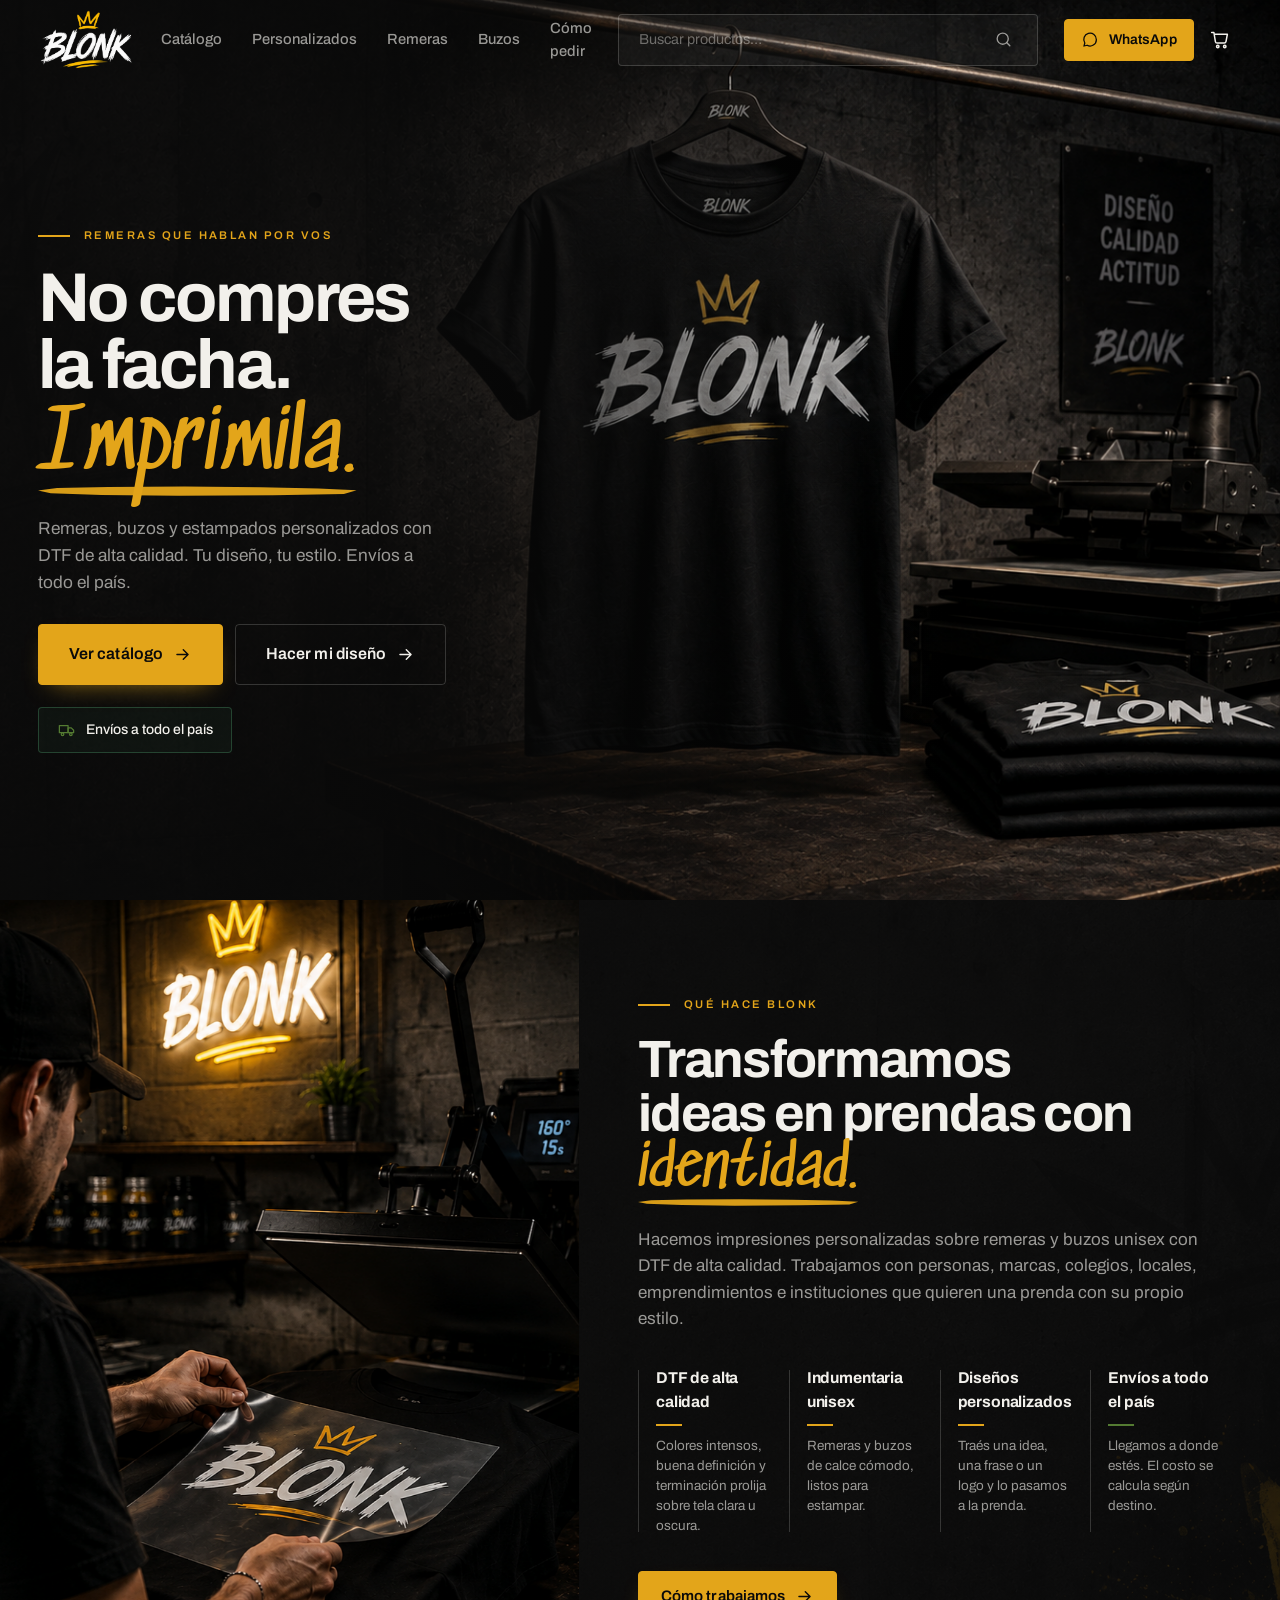
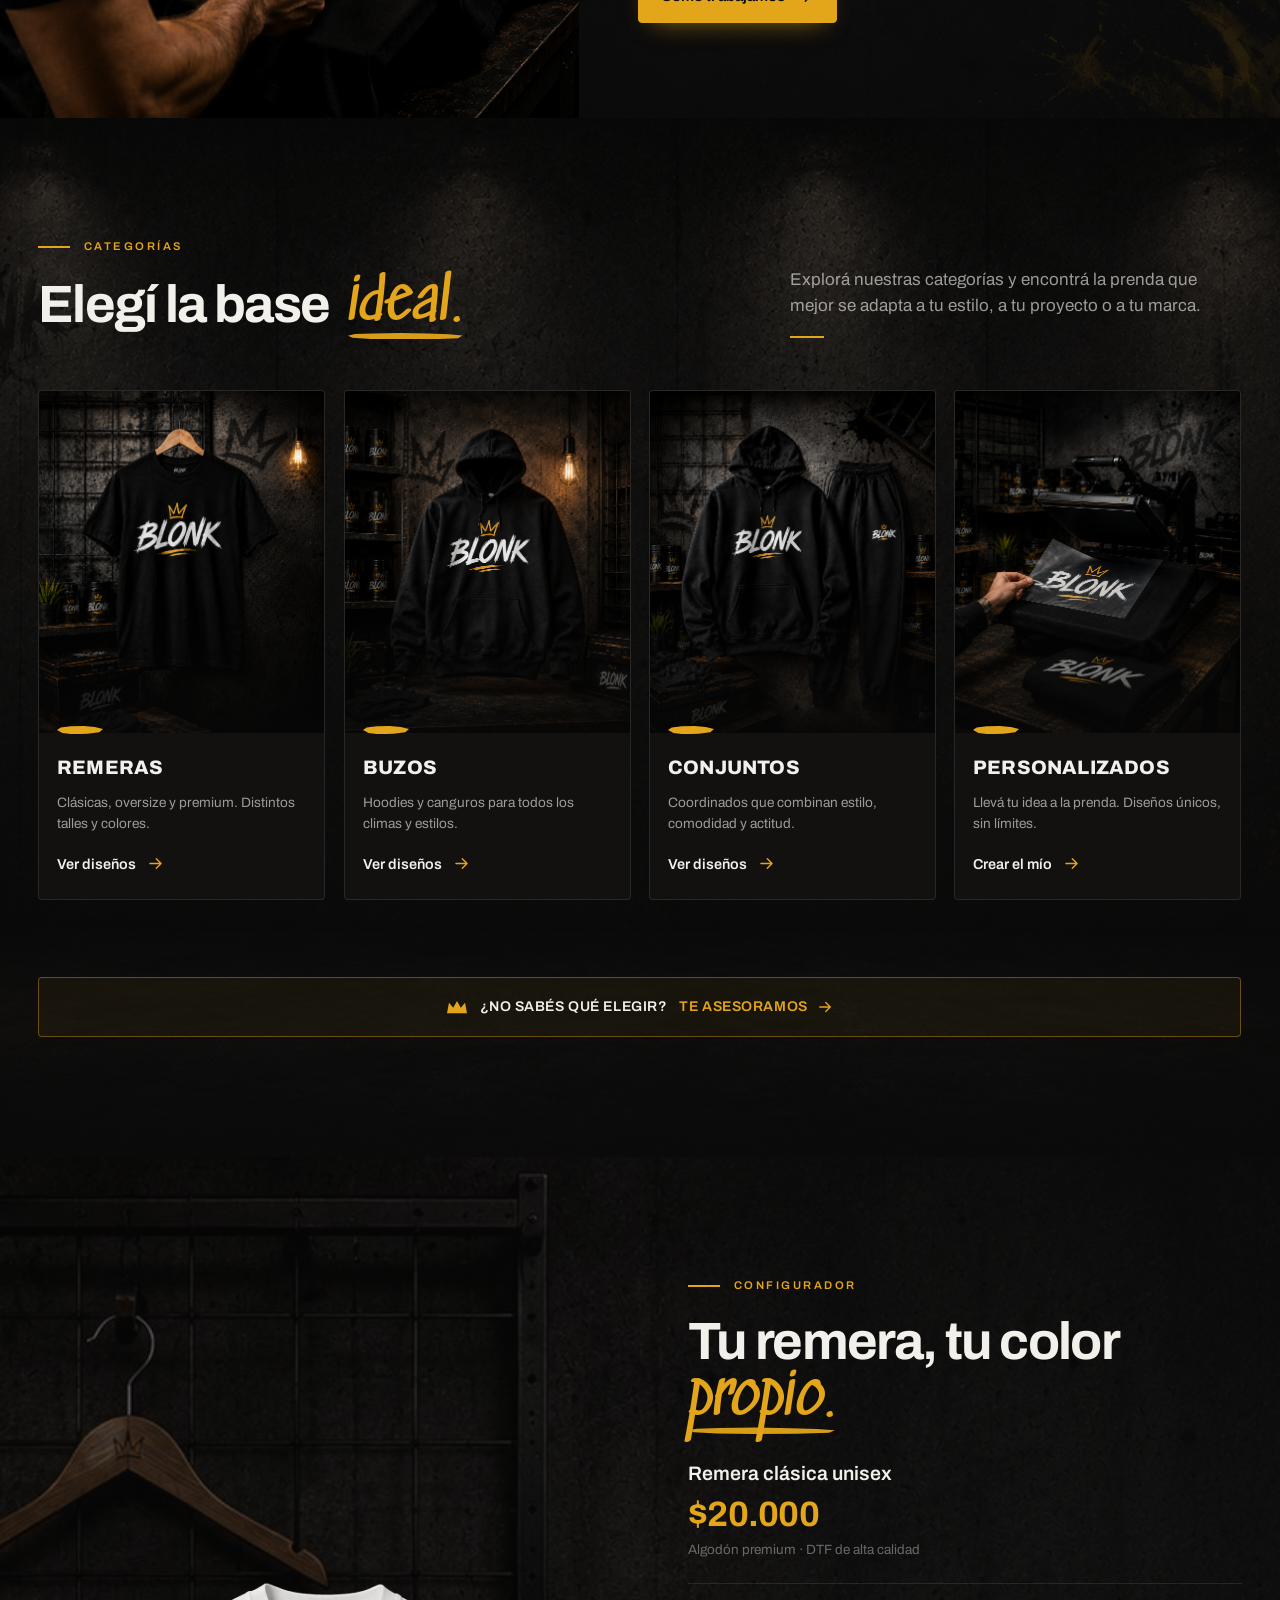
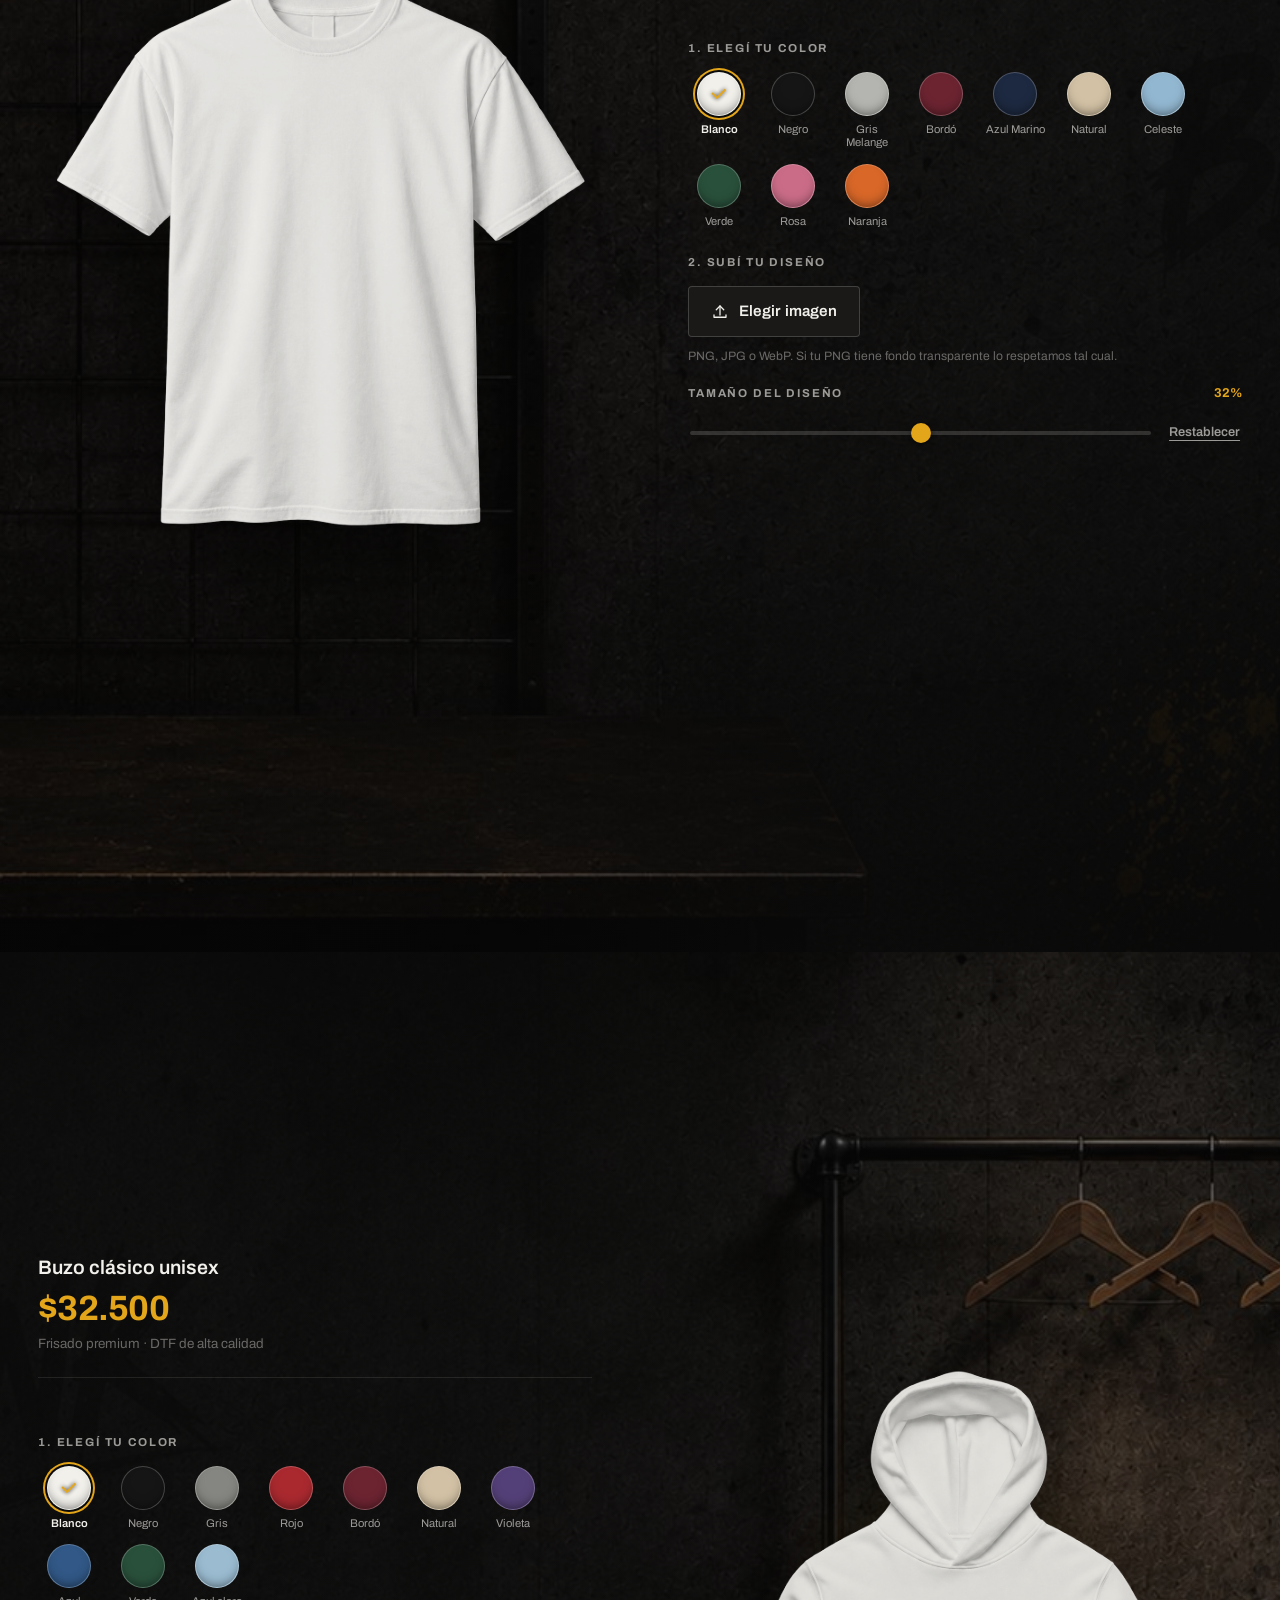
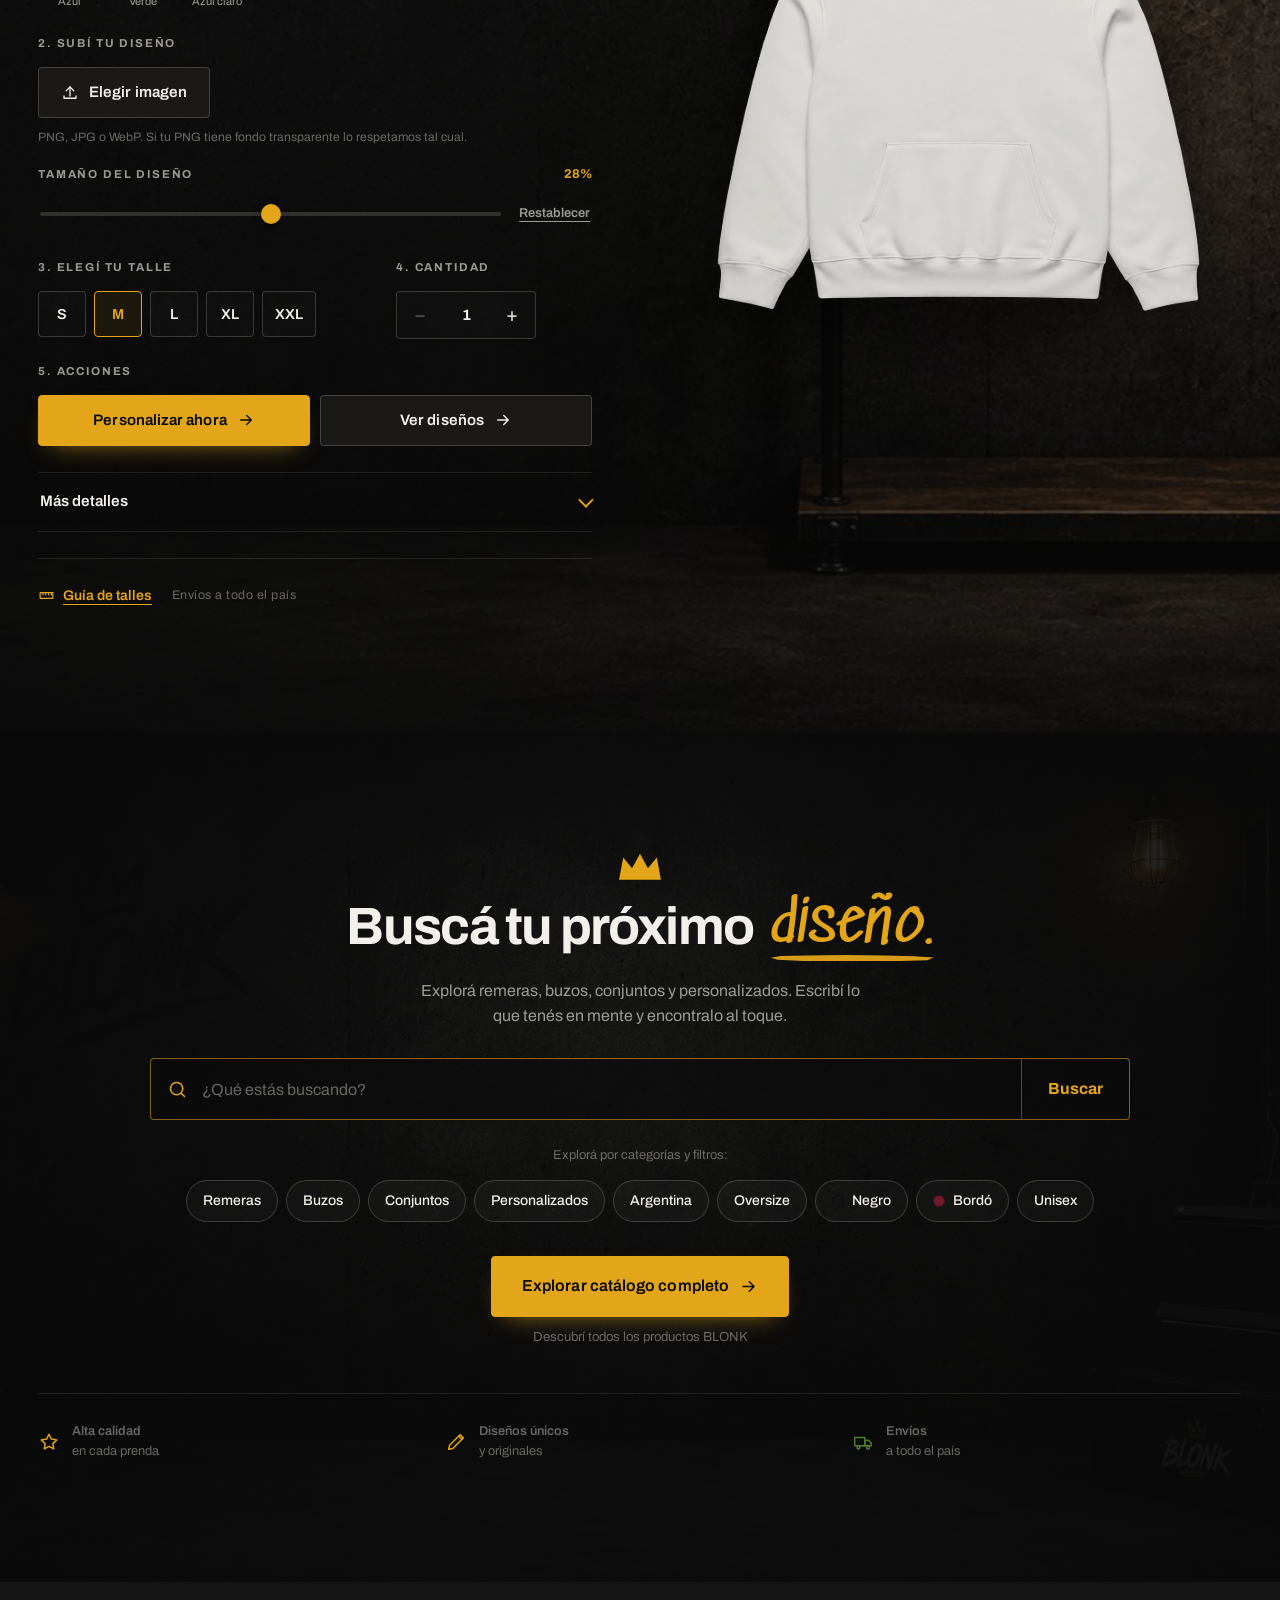
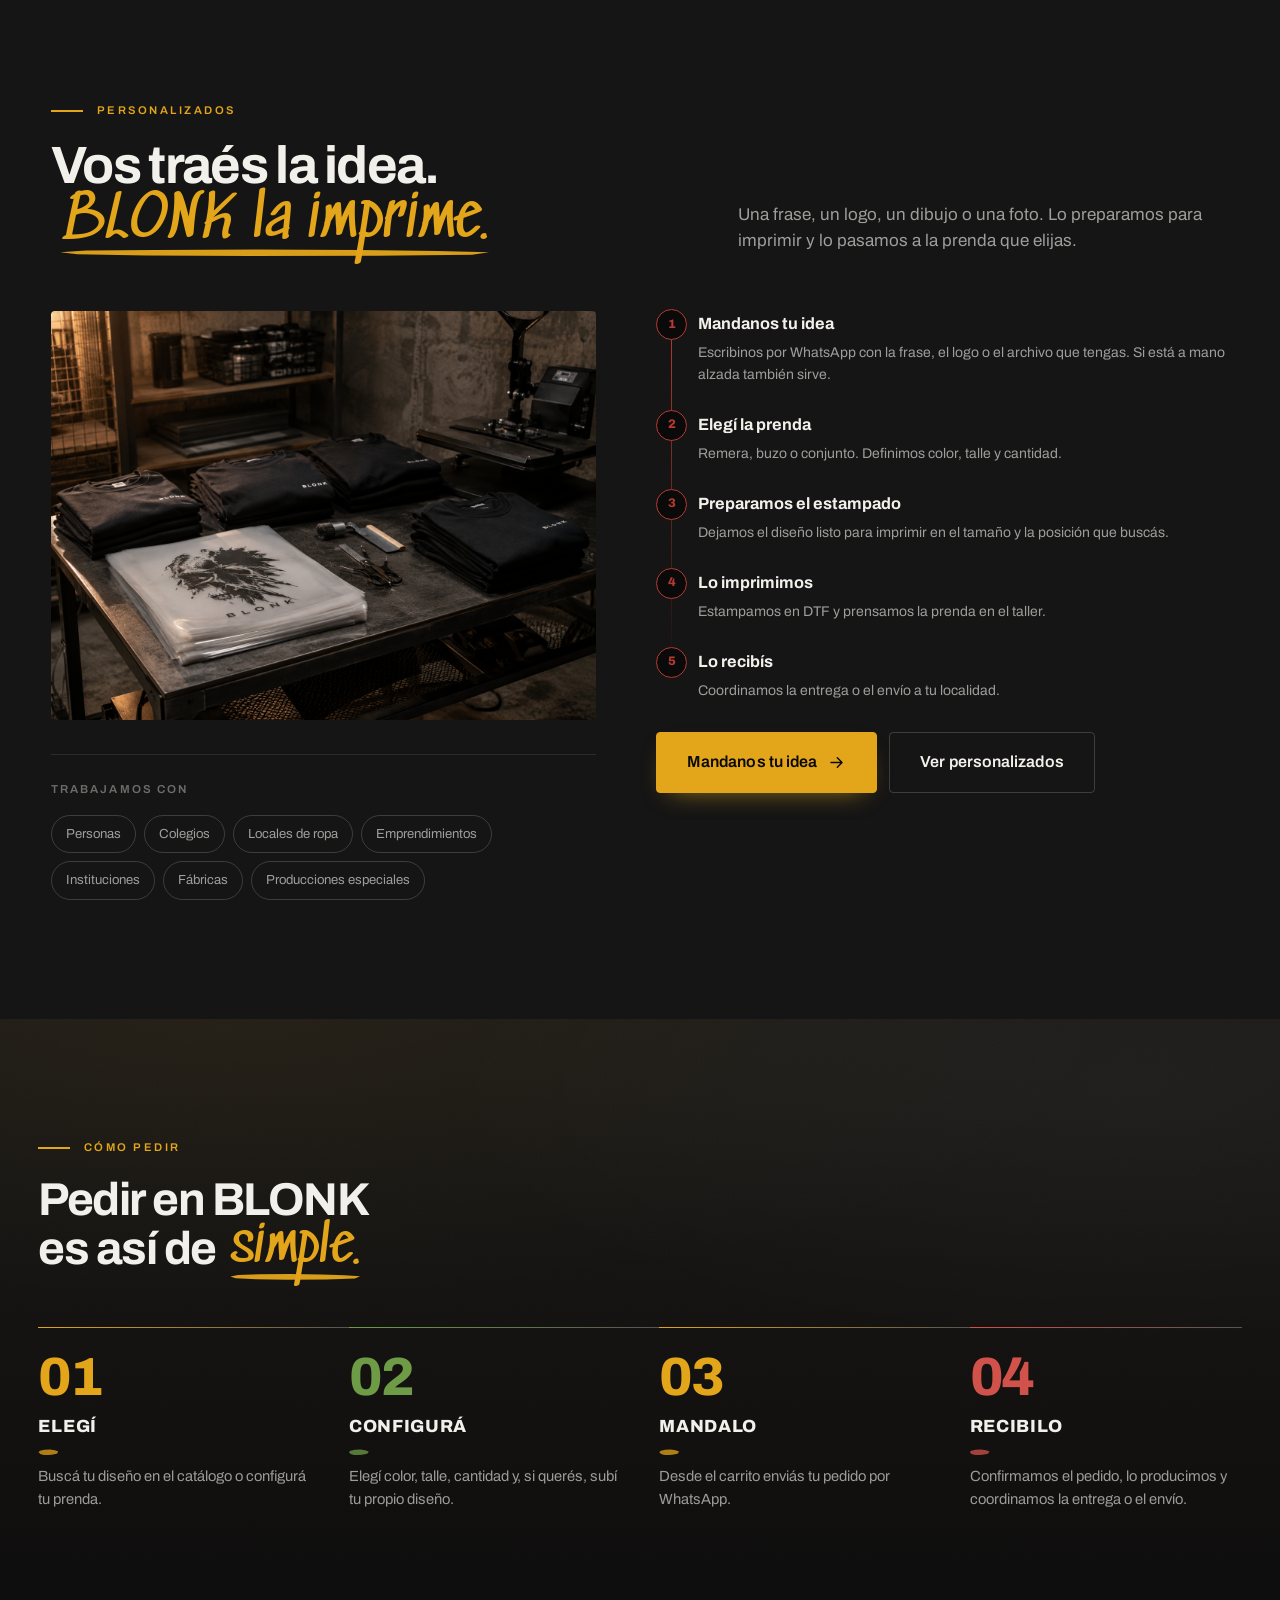
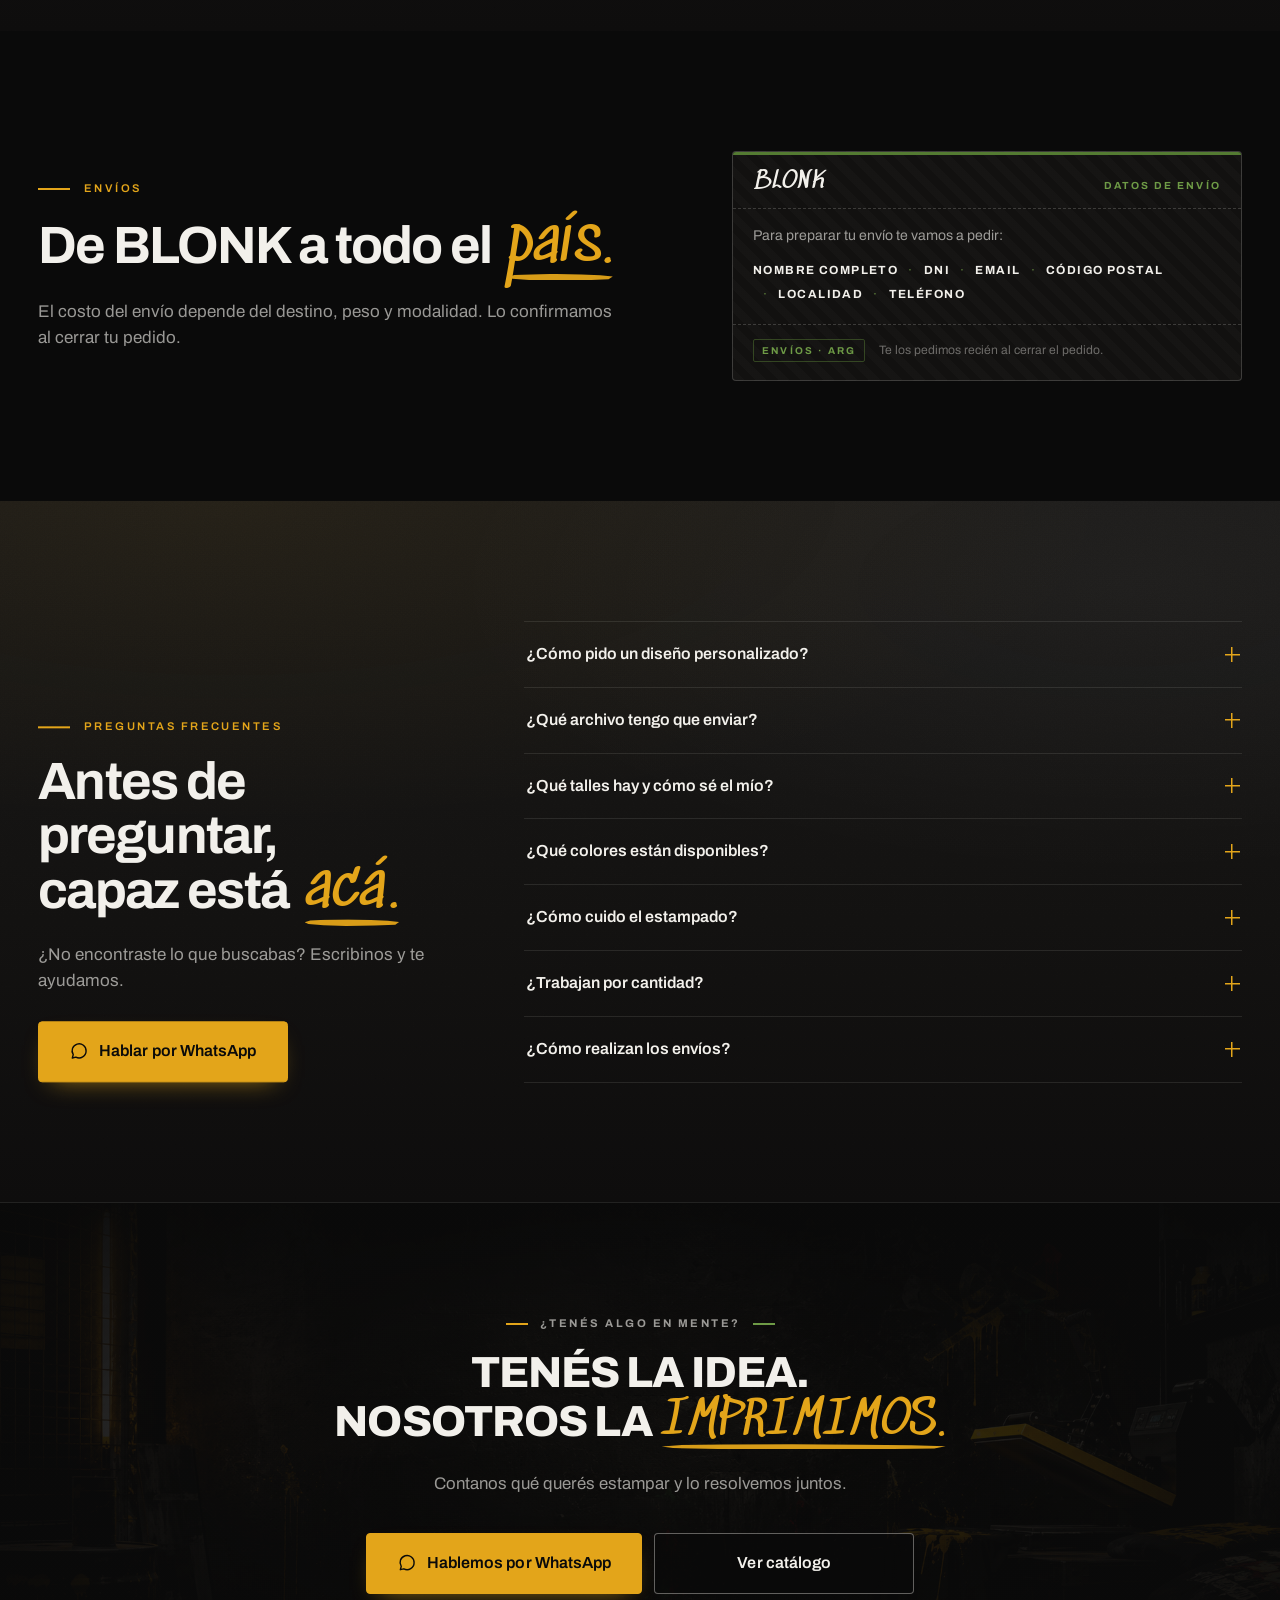
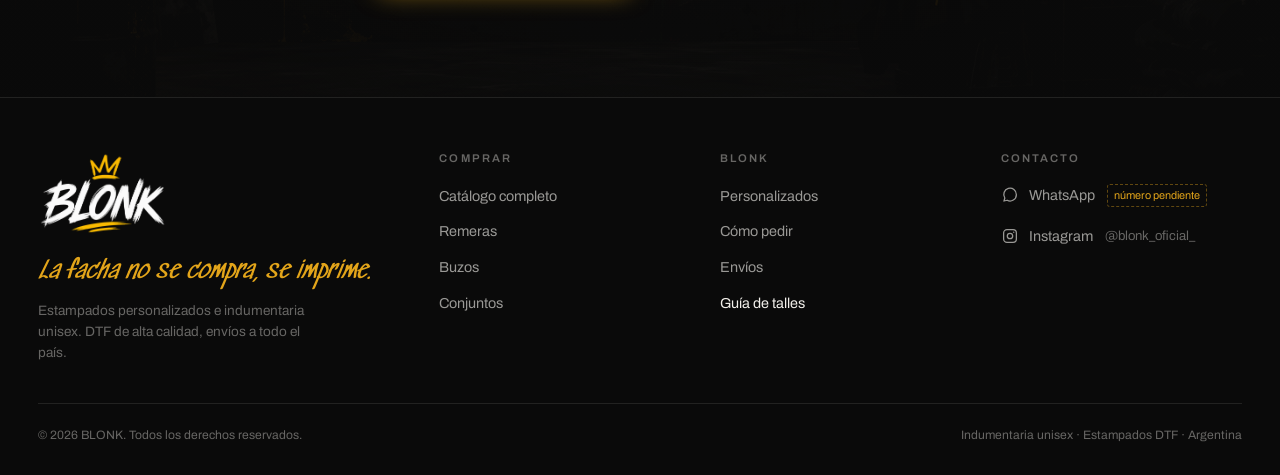
<file: index.html>
<!DOCTYPE html>
<html lang="es-AR">
<head>
<meta charset="UTF-8">
<meta name="viewport" content="width=device-width, initial-scale=1, viewport-fit=cover">

<title>BLONK · Estampados personalizados e indumentaria unisex</title>
<meta name="description" content="Remeras y buzos unisex con estampado DTF de alta calidad. Diseños propios y estampados personalizados para personas, marcas, colegios y emprendimientos. Envíos a todo el país.">
<meta name="theme-color" content="#0A0A0A">

<!-- Open Graph. Cuando exista la imagen real, completar og:image y og:url. -->
<meta property="og:type" content="website">
<meta property="og:site_name" content="BLONK">
<meta property="og:title" content="BLONK · La facha no se compra, se imprime.">
<meta property="og:description" content="Remeras y buzos unisex con estampado DTF de alta calidad. Tu diseño, tu estilo. Envíos a todo el país.">
<meta property="og:locale" content="es_AR">
<!-- TODO: <meta property="og:image" content="assets/og-blonk.jpg"> (1200×630) -->
<!-- TODO: <meta property="og:url" content="https://DOMINIO-BLONK/"> -->

<link rel="preconnect" href="https://fonts.googleapis.com">
<link rel="preconnect" href="https://fonts.gstatic.com" crossorigin>
<link href="https://fonts.googleapis.com/css2?family=Archivo:wght@400;500;600;700;800&family=Sedgwick+Ave&display=swap" rel="stylesheet">

<!-- Marca que el JS esta vivo. Sin esto, los bloques con .reveal se muestran
     directamente en vez de quedar ocultos esperando una animacion que no va a correr. -->
<script>document.documentElement.classList.add('js');</script>

<link rel="stylesheet" href="css/styles.css">

<script src="data/productos.js" defer></script>
<script src="js/ui.js" defer></script>
<script src="js/prenda.js" defer></script>
<script src="js/cart.js" defer></script>
<script src="js/main.js" defer></script>
</head>

<body>
<a class="skip-link" href="#contenido">Saltar al contenido</a>

<!-- ====================================================================== -->
<!-- HEADER                                                                  -->
<!-- ====================================================================== -->
<header class="header" id="header">
  <div class="header__inner">

    <a class="logo" href="index.html" aria-label="BLONK, inicio">
      <img src="assets/logo.png" width="1145" height="1374" alt="BLONK">
    </a>

    <nav class="nav" aria-label="Navegación principal">
      <a class="nav__link" href="catalogo.html">Catálogo</a>
      <a class="nav__link" href="#personalizados">Personalizados</a>
      <a class="nav__link" href="#config-remeras">Remeras</a>
      <a class="nav__link" href="#config-buzos">Buzos</a>
      <a class="nav__link" href="#como-pedir">Cómo pedir</a>
    </nav>

    <form class="header__buscador" data-busqueda role="search" action="catalogo.html" method="get">
      <label class="visually-hidden" for="q-header">Buscar productos</label>
      <input id="q-header" name="q" type="search" placeholder="Buscar productos…" autocomplete="off">
      <button type="submit" aria-label="Buscar">
        <svg width="19" height="19" viewBox="0 0 24 24" fill="none" stroke="currentColor" stroke-width="1.7" stroke-linecap="round" aria-hidden="true"><circle cx="11" cy="11" r="7"/><path d="M20 20l-3.5-3.5"/></svg>
      </button>
    </form>

    <div class="header__acciones">
      <button class="btn btn--wsp btn--chico header__wsp" type="button"
              data-wsp="Hola BLONK! Estoy en la web y quería hacerles una consulta.">
        <svg width="18" height="18" viewBox="0 0 24 24" fill="none" stroke="currentColor" stroke-width="1.7" stroke-linecap="round" stroke-linejoin="round" aria-hidden="true"><path d="M20.5 11.6a8.4 8.4 0 0 1-12.3 7.4L4 20l1.1-4a8.4 8.4 0 1 1 15.4-4.4z"/></svg>
        WhatsApp
      </button>

      <button class="icon-btn btn-buscar-mobile" id="btn-buscar" type="button"
              aria-label="Abrir buscador" aria-expanded="false" aria-controls="buscador-overlay">
        <svg width="21" height="21" viewBox="0 0 24 24" fill="none" stroke="currentColor" stroke-width="1.7" stroke-linecap="round" aria-hidden="true"><circle cx="11" cy="11" r="7"/><path d="M20 20l-3.5-3.5"/></svg>
      </button>

      <button class="icon-btn carrito-btn" type="button" data-carrito-abrir
              aria-label="Abrir carrito, vacío" aria-controls="carrito">
        <svg width="21" height="21" viewBox="0 0 24 24" fill="none" stroke="currentColor" stroke-width="1.7" stroke-linecap="round" stroke-linejoin="round" aria-hidden="true"><path d="M6 6h15l-1.6 8.5a2 2 0 0 1-2 1.6H9.3a2 2 0 0 1-2-1.7L5.6 4H3"/><circle cx="10" cy="20" r="1.4"/><circle cx="18" cy="20" r="1.4"/></svg>
        <span class="carrito-btn__contador" data-carrito-contador aria-hidden="true">0</span>
      </button>

      <button class="icon-btn hamburguesa" id="btn-menu" type="button"
              aria-label="Abrir menú" aria-expanded="false" aria-controls="menu-mobile">
        <span class="hamburguesa__caja" aria-hidden="true"><span></span><span></span><span></span></span>
      </button>
    </div>
  </div>
</header>

<!-- ---------------------------- MENÚ MOBILE ----------------------------- -->
<div class="menu-mobile" id="menu-mobile" role="dialog" aria-modal="true" aria-label="Menú de navegación">
  <div class="menu-mobile__top">
    <span class="logo__word" style="font-size:1.5rem">BLONK</span>
    <button class="icon-btn" type="button" data-cerrar-menu aria-label="Cerrar menú">
      <svg width="22" height="22" viewBox="0 0 24 24" fill="none" stroke="currentColor" stroke-width="1.8" stroke-linecap="round" aria-hidden="true"><path d="M6 6l12 12M18 6L6 18"/></svg>
    </button>
  </div>
  <div class="menu-mobile__cuerpo">
    <nav aria-label="Navegación mobile">
      <a class="menu-mobile__link" href="catalogo.html" data-cerrar-menu>Catálogo
        <svg class="flecha" width="20" height="20" viewBox="0 0 24 24" fill="none" stroke="currentColor" stroke-width="1.8" stroke-linecap="round" stroke-linejoin="round" aria-hidden="true"><path d="M5 12h13M13 6l6 6-6 6"/></svg></a>
      <a class="menu-mobile__link" href="#personalizados" data-cerrar-menu>Personalizados
        <svg class="flecha" width="20" height="20" viewBox="0 0 24 24" fill="none" stroke="currentColor" stroke-width="1.8" stroke-linecap="round" stroke-linejoin="round" aria-hidden="true"><path d="M5 12h13M13 6l6 6-6 6"/></svg></a>
      <a class="menu-mobile__link" href="#config-remeras" data-cerrar-menu>Remeras
        <svg class="flecha" width="20" height="20" viewBox="0 0 24 24" fill="none" stroke="currentColor" stroke-width="1.8" stroke-linecap="round" stroke-linejoin="round" aria-hidden="true"><path d="M5 12h13M13 6l6 6-6 6"/></svg></a>
      <a class="menu-mobile__link" href="#config-buzos" data-cerrar-menu>Buzos
        <svg class="flecha" width="20" height="20" viewBox="0 0 24 24" fill="none" stroke="currentColor" stroke-width="1.8" stroke-linecap="round" stroke-linejoin="round" aria-hidden="true"><path d="M5 12h13M13 6l6 6-6 6"/></svg></a>
      <a class="menu-mobile__link" href="#como-pedir" data-cerrar-menu>Cómo pedir
        <svg class="flecha" width="20" height="20" viewBox="0 0 24 24" fill="none" stroke="currentColor" stroke-width="1.8" stroke-linecap="round" stroke-linejoin="round" aria-hidden="true"><path d="M5 12h13M13 6l6 6-6 6"/></svg></a>
    </nav>

    <div class="menu-mobile__pie">
      <button class="btn btn--primario btn--bloque" type="button"
              data-wsp="Hola BLONK! Estoy en la web y quería hacerles una consulta.">Hablemos por WhatsApp</button>
      <div class="menu-mobile__redes">
        <a class="btn" href="https://www.instagram.com/blonk_oficial_?igsi=OWl3OHhhdnZ4Y2xr" target="_blank" rel="noopener noreferrer" data-instagram>Instagram <span class="footer__handle" data-instagram-handle>@blonk_oficial_</span></a>
      </div>
    </div>
  </div>
</div>

<!-- ------------------------- BUSCADOR (OVERLAY) ------------------------- -->
<div class="buscador-overlay" id="buscador-overlay" role="dialog" aria-modal="true" aria-label="Buscar productos">
  <div class="buscador-overlay__top">
    <button class="icon-btn" type="button" data-cerrar-buscador aria-label="Cerrar buscador">
      <svg width="22" height="22" viewBox="0 0 24 24" fill="none" stroke="currentColor" stroke-width="1.8" stroke-linecap="round" aria-hidden="true"><path d="M6 6l12 12M18 6L6 18"/></svg>
    </button>
  </div>
  <form class="buscador-overlay__form" data-busqueda role="search" action="catalogo.html" method="get">
    <label class="visually-hidden" for="q-overlay">¿Qué estás buscando?</label>
    <input class="campo" id="q-overlay" name="q" type="search" placeholder="¿Qué estás buscando?" autocomplete="off">
    <button class="btn btn--primario" type="submit">Buscar</button>
  </form>
  <div class="buscador-overlay__sug">
    <h2>Búsquedas frecuentes</h2>
    <div class="buscador-overlay__chips">
      <button class="chip" type="button" data-chip-busqueda="remeras">Remeras</button>
      <button class="chip" type="button" data-chip-busqueda="buzos">Buzos</button>
      <button class="chip" type="button" data-chip-busqueda="conjuntos">Conjuntos</button>
      <button class="chip" type="button" data-chip-busqueda="personalizados">Personalizados</button>
      <button class="chip" type="button" data-chip-busqueda="argentina">Argentina</button>
      <button class="chip" type="button" data-chip-busqueda="oversize">Oversize</button>
    </div>
  </div>
</div>

<main id="contenido">

<!-- ====================================================================== -->
<!-- 1. HERO                                                                 -->
<!-- ====================================================================== -->
<!-- HERO · acento: solo amarillo. Nada de verde ni rojo acá.
     La pared pintada ya viene en la fotografía, así que no lleva graffiti SVG. -->
<section class="hero textura-hormigon" aria-labelledby="hero-titulo">

  <!-- Fondo a sangre (100% del viewport) solo en desktop.
       La imagen se define en CSS: var(--img-hero) en :root. -->
  <div class="hero__fondo" role="img"
       aria-label="Taller BLONK: remera negra colgada sobre pared de hormigón, con prensa DTF al fondo."></div>

  <div class="container--wide hero__inner">
    <div class="hero__copy">
      <p class="kicker reveal">Remeras que hablan por vos</p>

      <h1 class="hero__titulo reveal reveal--d1" id="hero-titulo">
        No compres<br>la facha.
        <span class="linea-propia"><span class="brush">Imprimila.</span></span>
      </h1>

      <p class="hero__sub reveal reveal--d2">
        Remeras, buzos y estampados personalizados con DTF de alta calidad.
        Tu diseño, tu estilo. Envíos a todo el país.
      </p>

      <div class="hero__ctas reveal reveal--d2">
        <a class="btn btn--primario btn--grande" href="catalogo.html">
          Ver catálogo
          <svg class="flecha" width="19" height="19" viewBox="0 0 24 24" fill="none" stroke="currentColor" stroke-width="1.8" stroke-linecap="round" stroke-linejoin="round" aria-hidden="true"><path d="M5 12h13M13 6l6 6-6 6"/></svg>
        </a>
        <a class="btn btn--grande" href="#personalizados">
          Hacer mi diseño
          <svg class="flecha" width="19" height="19" viewBox="0 0 24 24" fill="none" stroke="currentColor" stroke-width="1.8" stroke-linecap="round" stroke-linejoin="round" aria-hidden="true"><path d="M5 12h13M13 6l6 6-6 6"/></svg>
        </a>
      </div>

      <p class="pill-envio reveal reveal--d3">
        <svg width="19" height="19" viewBox="0 0 24 24" fill="none" stroke="currentColor" stroke-width="1.6" stroke-linecap="round" stroke-linejoin="round" aria-hidden="true"><path d="M3 7h11v9H3z"/><path d="M14 10h4l3 3v3h-7z"/><circle cx="7" cy="18" r="1.6"/><circle cx="17.5" cy="18" r="1.6"/></svg>
        Envíos a todo el país
      </p>
    </div>

    <!-- Mobile: misma foto, recortada en vertical sobre la remera. -->
  </div>
</section>

<!-- ====================================================================== -->
<!-- 2. QUÉ HACE BLONK                                                       -->
<!-- Composición editorial distinta al hero: foto a sangre + copy respirado. -->
<!-- ====================================================================== -->
<!-- QUÉ HACE BLONK · acento: verde muy oscuro, casi al ras del hormigón. -->
<section class="quehace fondo-carbon seccion-verde" aria-labelledby="quehace-titulo">
  <div class="quehace__grid">

    <div class="quehace__media reveal">
      <img src="assets/proceso-dtf.png" width="1415" height="1112"
           alt="Persona acomodando un transfer DTF sobre una remera negra frente a la prensa de calor, con el cartel de neón BLONK al fondo"
           loading="lazy">
    </div>

    <div class="quehace__copy">

      <p class="kicker reveal">Qué hace BLONK</p>

      <h2 class="titulo quehace__titulo reveal reveal--d1" id="quehace-titulo">
        Transformamos ideas en prendas con
        <span class="linea-propia"><span class="brush">identidad.</span></span>
      </h2>

      <p class="parrafo quehace__parrafo reveal reveal--d1">
        Hacemos impresiones personalizadas sobre remeras y buzos unisex con DTF de alta calidad.
        Trabajamos con personas, marcas, colegios, locales, emprendimientos e instituciones que
        quieren una prenda con su propio estilo.
      </p>

      <div class="quehace__puntos reveal reveal--d2">
        <div class="quehace__punto">
          <h3>DTF de alta calidad</h3>
          <p>Colores intensos, buena definición y terminación prolija sobre tela clara u oscura.</p>
        </div>
        <div class="quehace__punto">
          <h3>Indumentaria unisex</h3>
          <p>Remeras y buzos de calce cómodo, listos para estampar.</p>
        </div>
        <div class="quehace__punto">
          <h3>Diseños personalizados</h3>
          <p>Traés una idea, una frase o un logo y lo pasamos a la prenda.</p>
        </div>
        <div class="quehace__punto quehace__punto--verde">
          <h3>Envíos a todo el país</h3>
          <p>Llegamos a donde estés. El costo se calcula según destino.</p>
        </div>
      </div>

      <div class="reveal reveal--d3">
        <a class="btn btn--primario" href="#personalizados">
          Cómo trabajamos
          <svg class="flecha" width="19" height="19" viewBox="0 0 24 24" fill="none" stroke="currentColor" stroke-width="1.8" stroke-linecap="round" stroke-linejoin="round" aria-hidden="true"><path d="M5 12h13M13 6l6 6-6 6"/></svg>
        </a>
      </div>
    </div>
  </div>
</section>

<!-- ====================================================================== -->
<!-- 3. CATEGORÍAS                                                           -->
<!-- ====================================================================== -->

<!-- CATEGORÍAS · acento: amarillo + manchas alternadas verde / rojo, muy chicas. -->
<section class="seccion categorias fondo-foto escena-categorias" aria-labelledby="categorias-titulo">

  <div class="container--wide">

    <div class="categorias__head">
      <div>
        <p class="kicker reveal">Categorías</p>
        <h2 class="titulo categorias__titulo reveal reveal--d1" id="categorias-titulo">
          Elegí la base <span class="brush">ideal.</span>
        </h2>
      </div>
      <p class="parrafo categorias__intro reveal reveal--d2">
        Explorá nuestras categorías y encontrá la prenda que mejor se adapta a tu estilo,
        a tu proyecto o a tu marca.
      </p>
    </div>

    <div class="categorias__lista" id="categorias-lista">

      <article class="categorias__item reveal">
        <div class="cat-card">
          <div class="cat-card__media">
            <img src="assets/categoria-remeras.png" width="1145" height="1374" alt="Remera BLONK negra colgada en percha sobre pared de hormigon" loading="lazy">
          </div>
          <div class="cat-card__cuerpo">
            <h3 class="cat-card__nombre">Remeras</h3>
            <p class="cat-card__desc">Clásicas, oversize y premium. Distintos talles y colores.</p>
            <a class="cat-card__cta cat-card__link" href="catalogo.html?cat=remeras">
              Ver diseños
              <svg class="flecha" width="19" height="19" viewBox="0 0 24 24" fill="none" stroke="currentColor" stroke-width="1.8" stroke-linecap="round" stroke-linejoin="round" aria-hidden="true"><path d="M5 12h13M13 6l6 6-6 6"/></svg>
            </a>
          </div>
        </div>
      </article>

      <article class="categorias__item reveal reveal--d1">
        <div class="cat-card">
          <div class="cat-card__media">
            <img src="assets/categoria-buzos.png" width="1145" height="1374" alt="Buzo BLONK negro con capucha colgado en el taller" loading="lazy">
          </div>
          <div class="cat-card__cuerpo">
            <h3 class="cat-card__nombre">Buzos</h3>
            <p class="cat-card__desc">Hoodies y canguros para todos los climas y estilos.</p>
            <a class="cat-card__cta cat-card__link" href="catalogo.html?cat=buzos">
              Ver diseños
              <svg class="flecha" width="19" height="19" viewBox="0 0 24 24" fill="none" stroke="currentColor" stroke-width="1.8" stroke-linecap="round" stroke-linejoin="round" aria-hidden="true"><path d="M5 12h13M13 6l6 6-6 6"/></svg>
            </a>
          </div>
        </div>
      </article>

      <article class="categorias__item reveal reveal--d2">
        <div class="cat-card">
          <div class="cat-card__media">
            <img src="assets/categoria-conjuntos.png" width="1145" height="1374" alt="Conjunto BLONK de buzo y pantalon sobre mesa de taller" loading="lazy">
          </div>
          <div class="cat-card__cuerpo">
            <h3 class="cat-card__nombre">Conjuntos</h3>
            <p class="cat-card__desc">Coordinados que combinan estilo, comodidad y actitud.</p>
            <a class="cat-card__cta cat-card__link" href="catalogo.html?cat=conjuntos">
              Ver diseños
              <svg class="flecha" width="19" height="19" viewBox="0 0 24 24" fill="none" stroke="currentColor" stroke-width="1.8" stroke-linecap="round" stroke-linejoin="round" aria-hidden="true"><path d="M5 12h13M13 6l6 6-6 6"/></svg>
            </a>
          </div>
        </div>
      </article>

      <article class="categorias__item reveal reveal--d3">
        <div class="cat-card">
          <div class="cat-card__media">
            <img src="assets/categoria-personalizados.png" width="1145" height="1374" alt="Transfer DTF de BLONK frente a la prensa de calor" loading="lazy">
          </div>
          <div class="cat-card__cuerpo">
            <h3 class="cat-card__nombre">Personalizados</h3>
            <p class="cat-card__desc">Llevá tu idea a la prenda. Diseños únicos, sin límites.</p>
            <a class="cat-card__cta cat-card__link" href="#personalizados">
              Crear el mío
              <svg class="flecha" width="19" height="19" viewBox="0 0 24 24" fill="none" stroke="currentColor" stroke-width="1.8" stroke-linecap="round" stroke-linejoin="round" aria-hidden="true"><path d="M5 12h13M13 6l6 6-6 6"/></svg>
            </a>
          </div>
        </div>
      </article>
    </div>

    <p class="hint-swipe" id="categorias-hint">Deslizá para ver más →</p>

    <p class="categorias__asesoria reveal">
      <svg class="corona" viewBox="0 0 40 26" fill="currentColor" aria-hidden="true"><path d="M1.8 24.2 5.4 4.8l7.7 9.3L20 1.6l6.9 12.5 7.7-9.3 3.6 19.4z"/></svg>
      ¿No sabés qué elegir?
      <a href="#" data-wsp="Hola BLONK! No sé bien qué prenda me conviene. ¿Me ayudan a elegir?">
        Te asesoramos
        <svg class="flecha" width="18" height="18" viewBox="0 0 24 24" fill="none" stroke="currentColor" stroke-width="1.8" stroke-linecap="round" stroke-linejoin="round" aria-hidden="true"><path d="M5 12h13M13 6l6 6-6 6"/></svg>
      </a>
    </p>
  </div>
</section>

<!-- ====================================================================== -->
<!-- 4. CONFIGURADOR DE REMERAS · prenda a la IZQUIERDA en desktop           -->
<!-- ====================================================================== -->

<!-- CONFIGURADOR REMERAS · acento: amarillo + microacento verde. -->
<section class="seccion config config--remeras fondo-foto escena-config-remeras seccion-verde"
         id="config-remeras" aria-labelledby="config-remeras-titulo">

  <div class="container--wide config__grid">

    <!-- En mobile el orden es: encabezado -> preview -> controles, para poder
         ver la prenda mientras se la personaliza. En desktop la grilla vuelve
         a poner la prenda a la izquierda y el panel a la derecha. -->
    <div class="config__intro">
      <p class="kicker reveal">Configurador</p>

      <h2 class="titulo config__titulo reveal reveal--d1" id="config-remeras-titulo">
        Tu remera, tu color
        <span class="linea-propia"><span class="brush">propio.</span></span>
      </h2>

      <div class="config__precio-fila reveal reveal--d1">
        <p class="config__nombre" data-config-nombre>Remera clásica unisex</p>
        <p class="precio" data-config-precio>$20.000</p>
        <p class="config__bajada" data-config-bajada>Algodón premium · DTF de alta calidad</p>
      </div>
    </div>

    <div class="config__media reveal">
      <!-- js/prenda.js arma acá las tres capas: color enmascarado con la
           silueta, foto blanca en multiply y, encima, el diseño del usuario. -->
      <div class="config__prenda-wrap" data-config-media></div>
    </div>

    <div class="config__controles">
      <div class="config__bloque reveal reveal--d2">
        <span class="paso-label" id="lbl-color-remera">1. Elegí tu color</span>
        <div class="swatches" data-config-colores data-grupo-radio role="radiogroup" aria-labelledby="lbl-color-remera"></div>
      </div>

      <!-- Subir un diseño propio. La imagen va en una capa aparte sobre la
           prenda: cambiar el color no la toca. -->
      <div class="config__bloque diseno reveal reveal--d2" data-diseno-bloque>
        <span class="paso-label" id="lbl-diseno-remera">2. Subí tu diseño</span>

        <div class="diseno__fila">
          <label class="btn btn--solido diseno__subir" for="diseno-remera">
            <svg width="18" height="18" viewBox="0 0 24 24" fill="none" stroke="currentColor" stroke-width="1.7" stroke-linecap="round" stroke-linejoin="round" aria-hidden="true"><path d="M12 16V4"/><path d="M7 9l5-5 5 5"/><path d="M4 16v3h16v-3"/></svg>
            Elegir imagen
          </label>
          <input class="visually-hidden" type="file" id="diseno-remera"
                 accept="image/png,image/jpeg,image/webp"
                 data-diseno-input aria-describedby="ayuda-diseno-remera">
          <p class="diseno__nombre" data-diseno-nombre></p>
          <button class="diseno__quitar" type="button" data-diseno-quitar>Quitar diseño</button>
        </div>

        <p class="diseno__ayuda" id="ayuda-diseno-remera">
          PNG, JPG o WebP. Si tu PNG tiene fondo transparente lo respetamos tal cual.
        </p>
        <p class="diseno__aviso" data-diseno-aviso role="alert" hidden></p>

        <div class="diseno__escala">
          <div class="diseno__escala-head">
            <label class="paso-label" for="escala-remera">Tamaño del diseño</label>
            <span class="diseno__escala-valor" data-diseno-escala-valor>32%</span>
          </div>
          <div class="diseno__escala-fila">
            <input type="range" id="escala-remera" data-diseno-escala
                   min="12" max="52" step="1" value="32">
            <button class="diseno__reset" type="button" data-diseno-reset>Restablecer</button>
          </div>
        </div>
      </div>

      <div class="config__fila reveal reveal--d2">
        <div>
          <span class="paso-label" id="lbl-talle-remera">3. Elegí tu talle</span>
          <div class="talles" data-config-talles data-grupo-radio role="radiogroup" aria-labelledby="lbl-talle-remera"></div>
        </div>

        <div>
          <span class="paso-label" id="lbl-cant-remera">4. Cantidad</span>
          <div class="cantidad" data-cantidad data-min="1" data-max="99" aria-labelledby="lbl-cant-remera">
            <button class="cantidad__btn" type="button" data-cantidad-menos aria-label="Quitar una unidad">&minus;</button>
            <input class="cantidad__valor" type="number" value="1" min="1" max="99" aria-label="Cantidad de remeras">
            <button class="cantidad__btn" type="button" data-cantidad-mas aria-label="Sumar una unidad">+</button>
          </div>
        </div>

        <div>
          <span class="paso-label">5. Acciones</span>
          <div class="config__acciones">
            <button class="btn btn--primario" type="button" data-config-personalizar>
              Personalizar ahora
              <svg class="flecha" width="18" height="18" viewBox="0 0 24 24" fill="none" stroke="currentColor" stroke-width="1.8" stroke-linecap="round" stroke-linejoin="round" aria-hidden="true"><path d="M5 12h13M13 6l6 6-6 6"/></svg>
            </button>
            <a class="btn btn--solido" href="catalogo.html?cat=remeras">
              Ver diseños
              <svg class="flecha" width="18" height="18" viewBox="0 0 24 24" fill="none" stroke="currentColor" stroke-width="1.8" stroke-linecap="round" stroke-linejoin="round" aria-hidden="true"><path d="M5 12h13M13 6l6 6-6 6"/></svg>
            </a>
          </div>
        </div>
      </div>

      <!-- La info de calidad vive acá adentro, no en una card aparte. -->
      <div class="reveal reveal--d3">
        <details class="detalles">
          <summary class="detalles__resumen">Más detalles</summary>
          <div class="detalles__cuerpo">
            <ul class="detalles__lista">
              <li>Algodón premium, calce unisex.</li>
              <li>Estampado DTF de alta calidad: colores intensos, buena definición y terminación prolija.</li>
              <li>Talles S, M, L, XL y XXL. También hacemos 6, 8 y 10 en calce oversize.</li>
              <li>Lavar del revés con agua fría. No planchar sobre la estampa.</li>
            </ul>
          </div>
        </details>
      </div>

      <div class="config__pie reveal reveal--d3">
        <button class="config__link-talles" type="button" data-abrir-talles="remeras">
          <svg width="17" height="17" viewBox="0 0 24 24" fill="none" stroke="currentColor" stroke-width="1.7" stroke-linecap="round" stroke-linejoin="round" aria-hidden="true"><path d="M3 8h18v8H3z"/><path d="M7 8v3M11 8v3M15 8v3M19 8v3"/></svg>
          Guía de talles
        </button>
        <span class="dato-chico">Envíos a todo el país</span>
      </div>
    </div>
  </div>
</section>

<!-- ====================================================================== -->
<!-- 5. CONFIGURADOR DE BUZOS · prenda a la DERECHA en desktop               -->
<!-- ====================================================================== -->

<!-- CONFIGURADOR BUZOS · acento: amarillo + pequeño acento rojo.
     La escena de fondo ya trae el BLONK pintado, así que el rojo entra
     La escena de fondo ya trae el BLONK pintado en la pared. -->
<section class="seccion config config--buzos fondo-foto escena-config-buzos seccion-rojo"
         id="config-buzos" aria-labelledby="config-buzos-titulo">

  <div class="container--wide config__grid">

    <!-- Mismo orden mobile que remeras: encabezado -> preview -> controles. -->
    <div class="config__intro">
      <p class="kicker reveal">Configurador</p>

      <h2 class="titulo config__titulo reveal reveal--d1" id="config-buzos-titulo">
        Tu buzo, tu color
        <span class="linea-propia"><span class="brush">propio.</span></span>
      </h2>

      <div class="config__precio-fila reveal reveal--d1">
        <p class="config__nombre" data-config-nombre>Buzo clásico unisex</p>
        <p class="precio" data-config-precio>$32.500</p>
        <p class="config__bajada" data-config-bajada>Frisado premium · DTF de alta calidad</p>
      </div>
    </div>

    <div class="config__media reveal">
      <div class="config__prenda-wrap" data-config-media></div>
    </div>

    <div class="config__controles">
      <div class="config__bloque reveal reveal--d2">
        <span class="paso-label" id="lbl-color-buzo">1. Elegí tu color</span>
        <div class="swatches" data-config-colores data-grupo-radio role="radiogroup" aria-labelledby="lbl-color-buzo"></div>
      </div>

      <!-- Subir un diseño propio (mismo sistema que en remeras). -->
      <div class="config__bloque diseno reveal reveal--d2" data-diseno-bloque>
        <span class="paso-label" id="lbl-diseno-buzo">2. Subí tu diseño</span>

        <div class="diseno__fila">
          <label class="btn btn--solido diseno__subir" for="diseno-buzo">
            <svg width="18" height="18" viewBox="0 0 24 24" fill="none" stroke="currentColor" stroke-width="1.7" stroke-linecap="round" stroke-linejoin="round" aria-hidden="true"><path d="M12 16V4"/><path d="M7 9l5-5 5 5"/><path d="M4 16v3h16v-3"/></svg>
            Elegir imagen
          </label>
          <input class="visually-hidden" type="file" id="diseno-buzo"
                 accept="image/png,image/jpeg,image/webp"
                 data-diseno-input aria-describedby="ayuda-diseno-buzo">
          <p class="diseno__nombre" data-diseno-nombre></p>
          <button class="diseno__quitar" type="button" data-diseno-quitar>Quitar diseño</button>
        </div>

        <p class="diseno__ayuda" id="ayuda-diseno-buzo">
          PNG, JPG o WebP. Si tu PNG tiene fondo transparente lo respetamos tal cual.
        </p>
        <p class="diseno__aviso" data-diseno-aviso role="alert" hidden></p>

        <div class="diseno__escala">
          <div class="diseno__escala-head">
            <label class="paso-label" for="escala-buzo">Tamaño del diseño</label>
            <span class="diseno__escala-valor" data-diseno-escala-valor>28%</span>
          </div>
          <div class="diseno__escala-fila">
            <input type="range" id="escala-buzo" data-diseno-escala
                   min="10" max="46" step="1" value="28">
            <button class="diseno__reset" type="button" data-diseno-reset>Restablecer</button>
          </div>
        </div>
      </div>

      <div class="config__fila reveal reveal--d2">
        <div>
          <span class="paso-label" id="lbl-talle-buzo">3. Elegí tu talle</span>
          <div class="talles" data-config-talles data-grupo-radio role="radiogroup" aria-labelledby="lbl-talle-buzo"></div>
        </div>

        <div>
          <span class="paso-label" id="lbl-cant-buzo">4. Cantidad</span>
          <div class="cantidad" data-cantidad data-min="1" data-max="99" aria-labelledby="lbl-cant-buzo">
            <button class="cantidad__btn" type="button" data-cantidad-menos aria-label="Quitar una unidad">&minus;</button>
            <input class="cantidad__valor" type="number" value="1" min="1" max="99" aria-label="Cantidad de buzos">
            <button class="cantidad__btn" type="button" data-cantidad-mas aria-label="Sumar una unidad">+</button>
          </div>
        </div>

        <div>
          <span class="paso-label">5. Acciones</span>
          <div class="config__acciones">
            <button class="btn btn--primario" type="button" data-config-personalizar>
              Personalizar ahora
              <svg class="flecha" width="18" height="18" viewBox="0 0 24 24" fill="none" stroke="currentColor" stroke-width="1.8" stroke-linecap="round" stroke-linejoin="round" aria-hidden="true"><path d="M5 12h13M13 6l6 6-6 6"/></svg>
            </button>
            <a class="btn btn--solido" href="catalogo.html?cat=buzos">
              Ver diseños
              <svg class="flecha" width="18" height="18" viewBox="0 0 24 24" fill="none" stroke="currentColor" stroke-width="1.8" stroke-linecap="round" stroke-linejoin="round" aria-hidden="true"><path d="M5 12h13M13 6l6 6-6 6"/></svg>
            </a>
          </div>
        </div>
      </div>

      <div class="reveal reveal--d3">
        <details class="detalles">
          <summary class="detalles__resumen">Más detalles</summary>
          <div class="detalles__cuerpo">
            <ul class="detalles__lista">
              <li>Frisado premium, calce unisex.</li>
              <li>Estampado DTF de alta calidad: colores intensos, buena definición y terminación prolija.</li>
              <li>Nueve colores disponibles: gris, rojo, bordó, natural, violeta, azul, negro, verde y azul claro.</li>
              <li>Lavar del revés con agua fría. No planchar sobre la estampa.</li>
            </ul>
          </div>
        </details>
      </div>

      <div class="config__pie reveal reveal--d3">
        <button class="config__link-talles" type="button" data-abrir-talles="buzos">
          <svg width="17" height="17" viewBox="0 0 24 24" fill="none" stroke="currentColor" stroke-width="1.7" stroke-linecap="round" stroke-linejoin="round" aria-hidden="true"><path d="M3 8h18v8H3z"/><path d="M7 8v3M11 8v3M15 8v3M19 8v3"/></svg>
          Guía de talles
        </button>
        <span class="dato-chico">Envíos a todo el país</span>
      </div>
    </div>
  </div>
</section>

<!-- ====================================================================== -->
<!-- 6. BUSCADOR / ENTRADA AL CATÁLOGO                                       -->
<!-- ====================================================================== -->
<section class="seccion buscador-sec fondo-foto escena-buscador" aria-labelledby="buscador-titulo">
  <div class="container--wide buscador-sec__inner">
   <div class="buscador-sec__centro">

    <svg class="buscador-sec__corona reveal" viewBox="0 0 40 26" fill="currentColor" aria-hidden="true">
      <path d="M1.8 24.2 5.4 4.8l7.7 9.3L20 1.6l6.9 12.5 7.7-9.3 3.6 19.4z"/>
    </svg>

    <h2 class="titulo buscador-sec__titulo reveal reveal--d1" id="buscador-titulo">
      Buscá tu próximo <span class="brush">diseño.</span>
    </h2>

    <p class="buscador-sec__sub reveal reveal--d1">
      Explorá remeras, buzos, conjuntos y personalizados.
      Escribí lo que tenés en mente y encontralo al toque.
    </p>

    <form class="buscador-sec__form reveal reveal--d2" data-busqueda role="search" action="catalogo.html" method="get">
      <div class="buscador-sec__campo">
        <svg width="21" height="21" viewBox="0 0 24 24" fill="none" stroke="currentColor" stroke-width="1.8" stroke-linecap="round" aria-hidden="true"><circle cx="11" cy="11" r="7"/><path d="M20 20l-3.5-3.5"/></svg>
        <label class="visually-hidden" for="q-home">¿Qué estás buscando?</label>
        <input id="q-home" name="q" type="search" placeholder="¿Qué estás buscando?" autocomplete="off">
        <button class="buscador-sec__submit" type="submit">Buscar</button>
      </div>
    </form>

    <p class="buscador-sec__label reveal reveal--d2">Explorá por categorías y filtros:</p>

    <div class="buscador-sec__chips reveal reveal--d2">
      <button class="chip" type="button" data-chip-busqueda="remeras">Remeras</button>
      <button class="chip" type="button" data-chip-busqueda="buzos">Buzos</button>
      <button class="chip" type="button" data-chip-busqueda="conjuntos">Conjuntos</button>
      <button class="chip" type="button" data-chip-busqueda="personalizados">Personalizados</button>
      <button class="chip" type="button" data-chip-busqueda="argentina">Argentina</button>
      <button class="chip" type="button" data-chip-busqueda="oversize">Oversize</button>
      <button class="chip" type="button" data-chip-busqueda="negro"><span class="chip__punto" style="background:#141414"></span>Negro</button>
      <button class="chip" type="button" data-chip-busqueda="bordó"><span class="chip__punto" style="background:#6E1B2A"></span>Bordó</button>
      <button class="chip" type="button" data-chip-busqueda="unisex">Unisex</button>
    </div>

    <div class="buscador-sec__pie reveal reveal--d3">
      <a class="btn btn--primario btn--grande" href="catalogo.html">
        Explorar catálogo completo
        <svg class="flecha" width="19" height="19" viewBox="0 0 24 24" fill="none" stroke="currentColor" stroke-width="1.8" stroke-linecap="round" stroke-linejoin="round" aria-hidden="true"><path d="M5 12h13M13 6l6 6-6 6"/></svg>
      </a>
      <p class="buscador-sec__nota">Descubrí todos los productos BLONK</p>
    </div>

   </div><!-- /.buscador-sec__centro -->

    <div class="ventajas reveal">
      <p class="ventaja">
        <svg width="22" height="22" viewBox="0 0 24 24" fill="none" stroke="currentColor" stroke-width="1.6" stroke-linecap="round" stroke-linejoin="round" aria-hidden="true"><path d="M12 3.5l2.6 5.3 5.9.9-4.3 4.1 1 5.8-5.2-2.8-5.2 2.8 1-5.8L3.5 9.7l5.9-.9z"/></svg>
        <span><strong>Alta calidad</strong><span>en cada prenda</span></span>
      </p>
      <p class="ventaja">
        <svg width="22" height="22" viewBox="0 0 24 24" fill="none" stroke="currentColor" stroke-width="1.6" stroke-linecap="round" stroke-linejoin="round" aria-hidden="true"><path d="M4 20l4.5-1L20 7.5 16.5 4 5 15.5z"/><path d="M15 5.5L18.5 9"/></svg>
        <span><strong>Diseños únicos</strong><span>y originales</span></span>
      </p>
      <p class="ventaja ventaja--verde">
        <svg width="22" height="22" viewBox="0 0 24 24" fill="none" stroke="currentColor" stroke-width="1.6" stroke-linecap="round" stroke-linejoin="round" aria-hidden="true"><path d="M3 7h11v9H3z"/><path d="M14 10h4l3 3v3h-7z"/><circle cx="7" cy="18" r="1.6"/><circle cx="17.5" cy="18" r="1.6"/></svg>
        <span><strong>Envíos</strong><span>a todo el país</span></span>
      </p>
    </div>
  </div>
</section>

<!-- ====================================================================== -->
<!-- 7. PERSONALIZADOS                                                       -->
<!-- ====================================================================== -->

<!-- PERSONALIZADOS · acento: rojo. Es donde más entra, porque conecta con la
     gráfica original de la marca. El aerosol entra cortado desde la esquina. -->
<section class="seccion personalizados fondo-carbon seccion-rojo" id="personalizados" aria-labelledby="personalizados-titulo">

  <div class="container">

    <div class="personalizados__head">
      <div>
        <p class="kicker reveal">Personalizados</p>
        <h2 class="titulo personalizados__titulo reveal reveal--d1" id="personalizados-titulo">
          Vos traés la idea. <span class="brush">BLONK la imprime.</span>
        </h2>
      </div>
      <p class="parrafo reveal reveal--d2">
        Una frase, un logo, un dibujo o una foto. Lo preparamos para imprimir
        y lo pasamos a la prenda que elijas.
      </p>
    </div>

    <div class="personalizados__grid">

      <div class="personalizados__media reveal">
        <img class="personalizados__foto" src="assets/personalizados-proceso.png"
             alt="Mesa de taller BLONK con transfers DTF, prendas y herramientas"
             loading="lazy" decoding="async">

        <div class="personalizados__para reveal reveal--d2">
          <h3>Trabajamos con</h3>
          <div class="personalizados__tags">
            <span class="tag-estatico">Personas</span>
            <span class="tag-estatico">Colegios</span>
            <span class="tag-estatico">Locales de ropa</span>
            <span class="tag-estatico">Emprendimientos</span>
            <span class="tag-estatico">Instituciones</span>
            <span class="tag-estatico">Fábricas</span>
            <span class="tag-estatico">Producciones especiales</span>
          </div>
        </div>
      </div>

      <div>
        <ol class="pasos reveal reveal--d1">
          <li class="paso">
            <span class="paso__num" aria-hidden="true">1</span>
            <h3>Mandanos tu idea</h3>
            <p>Escribinos por WhatsApp con la frase, el logo o el archivo que tengas. Si está a mano alzada también sirve.</p>
          </li>
          <li class="paso">
            <span class="paso__num" aria-hidden="true">2</span>
            <h3>Elegí la prenda</h3>
            <p>Remera, buzo o conjunto. Definimos color, talle y cantidad.</p>
          </li>
          <li class="paso">
            <span class="paso__num" aria-hidden="true">3</span>
            <h3>Preparamos el estampado</h3>
            <p>Dejamos el diseño listo para imprimir en el tamaño y la posición que buscás.</p>
          </li>
          <li class="paso">
            <span class="paso__num" aria-hidden="true">4</span>
            <h3>Lo imprimimos</h3>
            <p>Estampamos en DTF y prensamos la prenda en el taller.</p>
          </li>
          <li class="paso">
            <span class="paso__num" aria-hidden="true">5</span>
            <h3>Lo recibís</h3>
            <p>Coordinamos la entrega o el envío a tu localidad.</p>
          </li>
        </ol>

        <div class="personalizados__cta reveal reveal--d2">
          <button class="btn btn--primario btn--grande" type="button"
                  data-wsp="Hola BLONK! Quiero un estampado personalizado. Les paso mi idea.">
            Mandanos tu idea
            <svg class="flecha" width="19" height="19" viewBox="0 0 24 24" fill="none" stroke="currentColor" stroke-width="1.8" stroke-linecap="round" stroke-linejoin="round" aria-hidden="true"><path d="M5 12h13M13 6l6 6-6 6"/></svg>
          </button>
          <a class="btn btn--grande" href="catalogo.html?cat=personalizados">Ver personalizados</a>
        </div>
      </div>
    </div>
  </div>
</section>

<!-- ====================================================================== -->
<!-- 8. CÓMO PEDIR · ENVÍOS · FAQ                                            -->
<!-- Tres bloques consecutivos, con una narrativa clara:                     -->
<!--   cómo compro  ->  cómo me llega  ->  resuelvo mis dudas                -->
<!-- ====================================================================== -->

<!-- ---------------------------------------------------------------------- -->
<!-- BLOQUE 1 · CÓMO PEDIR — línea de producción de cuatro pasos             -->
<!-- ---------------------------------------------------------------------- -->
<section class="seccion proceso textura-hormigon" id="como-pedir" aria-labelledby="proceso-titulo">
  <div class="container--wide">

    <div class="proceso__head">
      <p class="kicker reveal">Cómo pedir</p>
      <h2 class="titulo proceso__titulo reveal reveal--d1" id="proceso-titulo">
        Pedir en BLONK
        <span class="linea-propia">es así de <span class="brush">simple.</span></span>
      </h2>
    </div>

    <ol class="linea-produccion" data-proceso>

      <li class="paso-prod">
        <span class="paso-prod__linea" aria-hidden="true"></span>
        <span class="paso-prod__num" aria-hidden="true">01</span>
        <h3 class="paso-prod__titulo">Elegí</h3>
        <span class="paso-prod__dot" aria-hidden="true"></span>
        <p class="paso-prod__texto">Buscá tu diseño en el catálogo o configurá tu prenda.</p>
      </li>

      <li class="paso-prod paso-prod--verde">
        <span class="paso-prod__linea" aria-hidden="true"></span>
        <span class="paso-prod__num" aria-hidden="true">02</span>
        <h3 class="paso-prod__titulo">Configurá</h3>
        <span class="paso-prod__dot" aria-hidden="true"></span>
        <p class="paso-prod__texto">Elegí color, talle, cantidad y, si querés, subí tu propio diseño.</p>
      </li>

      <li class="paso-prod">
        <span class="paso-prod__linea" aria-hidden="true"></span>
        <span class="paso-prod__num" aria-hidden="true">03</span>
        <h3 class="paso-prod__titulo">Mandalo</h3>
        <span class="paso-prod__dot" aria-hidden="true"></span>
        <p class="paso-prod__texto">Desde el carrito enviás tu pedido por WhatsApp.</p>
      </li>

      <li class="paso-prod paso-prod--rojo">
        <span class="paso-prod__linea" aria-hidden="true"></span>
        <span class="paso-prod__num" aria-hidden="true">04</span>
        <h3 class="paso-prod__titulo">Recibilo</h3>
        <span class="paso-prod__dot" aria-hidden="true"></span>
        <p class="paso-prod__texto">Confirmamos el pedido, lo producimos y coordinamos la entrega o el envío.</p>
      </li>

    </ol>
  </div>
</section>

<!-- ---------------------------------------------------------------------- -->
<!-- BLOQUE 2 · ENVÍOS                                                       -->
<!-- ---------------------------------------------------------------------- -->
<section class="seccion envios fondo-negro seccion-verde" id="envios" aria-labelledby="envios-titulo">
  <div class="container--wide envios__grid">

    <div class="envios__copy">
      <p class="kicker reveal">Envíos</p>
      <h2 class="titulo envios__titulo reveal reveal--d1" id="envios-titulo">
        De BLONK a todo el
        <span class="brush">país.</span>
      </h2>
      <p class="parrafo reveal reveal--d1">
        El costo del envío depende del destino, peso y modalidad.
        Lo confirmamos al cerrar tu pedido.
      </p>
    </div>

    <!-- Etiqueta de envío: los datos se muestran como un remito del taller,
         no como campos de formulario. El usuario no completa nada acá. -->
    <div class="remito reveal reveal--d2">
      <div class="remito__top">
        <span class="remito__marca">BLONK</span>
        <span class="remito__tipo">Datos de envío</span>
      </div>

      <p class="remito__intro">Para preparar tu envío te vamos a pedir:</p>

      <ul class="remito__datos">
        <li>Nombre completo</li>
        <li>DNI</li>
        <li>Email</li>
        <li>Código postal</li>
        <li>Localidad</li>
        <li>Teléfono</li>
      </ul>

      <div class="remito__pie">
        <span class="remito__codigo" aria-hidden="true">ENVÍOS · ARG</span>
        <span class="remito__nota">Te los pedimos recién al cerrar el pedido.</span>
      </div>
    </div>

  </div>
</section>

<!-- ---------------------------------------------------------------------- -->
<!-- BLOQUE 3 · PREGUNTAS FRECUENTES                                         -->
<!-- ---------------------------------------------------------------------- -->
<section class="seccion faq textura-hormigon" id="faq" aria-labelledby="faq-titulo">
  <div class="container--wide faq__grid">

    <div class="faq__intro">
      <p class="kicker reveal">Preguntas frecuentes</p>
      <h2 class="titulo faq__titulo reveal reveal--d1" id="faq-titulo">
        Antes de preguntar, capaz está
        <span class="brush">acá.</span>
      </h2>
      <p class="parrafo reveal reveal--d1">
        ¿No encontraste lo que buscabas? Escribinos y te ayudamos.
      </p>
      <div class="reveal reveal--d2">
        <button class="btn btn--primario btn--grande" type="button"
                data-wsp="Hola BLONK! Tengo una consulta que no encontré en las preguntas frecuentes.">
          <svg width="20" height="20" viewBox="0 0 24 24" fill="none" stroke="currentColor" stroke-width="1.7" stroke-linecap="round" stroke-linejoin="round" aria-hidden="true"><path d="M20.5 11.6a8.4 8.4 0 0 1-12.3 7.4L4 20l1.1-4a8.4 8.4 0 1 1 15.4-4.4z"/></svg>
          Hablar por WhatsApp
        </button>
      </div>
    </div>

    <div class="faq__lista reveal reveal--d1">

      <details class="detalles detalles--faq">
        <summary class="detalles__resumen">¿Cómo pido un diseño personalizado?</summary>
        <div class="detalles__cuerpo">
          <p>Escribinos por WhatsApp con tu idea. Nos podés mandar un archivo, una foto o simplemente
          contarnos qué querés. Definimos prenda, color, talle y cantidad, y te confirmamos el valor.</p>
        </div>
      </details>

      <details class="detalles detalles--faq">
        <summary class="detalles__resumen">¿Qué archivo tengo que enviar?</summary>
        <div class="detalles__cuerpo">
          <p>Cuanta más resolución, mejor. PNG con fondo transparente, PDF o vectorial es lo ideal.
          Si solo tenés una foto o una captura, mandala igual y vemos cómo prepararla.</p>
        </div>
      </details>

      <details class="detalles detalles--faq">
        <summary class="detalles__resumen">¿Qué talles hay y cómo sé el mío?</summary>
        <div class="detalles__cuerpo">
          <p>Remeras y buzos en S, M, L, XL y XXL, más 6, 8 y 10 en calce oversize.
          Podés ver las medidas exactas en la
          <button class="config__link-talles" type="button" data-abrir-talles="remeras" style="display:inline">guía de talles</button>.</p>
        </div>
      </details>

      <details class="detalles detalles--faq">
        <summary class="detalles__resumen">¿Qué colores están disponibles?</summary>
        <div class="detalles__cuerpo">
          <p>En buzos: gris, rojo, bordó, natural, violeta, azul, negro, verde y azul claro.
          En remeras podés ver toda la paleta en el configurador de esta misma página.</p>
        </div>
      </details>

      <details class="detalles detalles--faq">
        <summary class="detalles__resumen">¿Cómo cuido el estampado?</summary>
        <div class="detalles__cuerpo">
          <p>Lavá la prenda del revés con agua fría y no planches directamente sobre la estampa.</p>
        </div>
      </details>

      <details class="detalles detalles--faq">
        <summary class="detalles__resumen">¿Trabajan por cantidad?</summary>
        <div class="detalles__cuerpo">
          <p>Sí. Hacemos producciones para colegios, emprendimientos, locales, instituciones y equipos
          de trabajo. Escribinos con la cantidad y el diseño y te cotizamos.</p>
        </div>
      </details>

      <details class="detalles detalles--faq">
        <summary class="detalles__resumen">¿Cómo realizan los envíos?</summary>
        <div class="detalles__cuerpo">
          <p>Hacemos envíos a todo el país. El costo depende del destino, el peso y la modalidad,
          así que lo confirmamos al cerrar el pedido. Para coordinarlo te vamos a pedir nombre
          completo, DNI, email, código postal, localidad y teléfono.</p>
        </div>
      </details>

    </div>
  </div>
</section>

<!-- ====================================================================== -->
<!-- 9. CTA FINAL                                                            -->
<!-- ====================================================================== -->
<section class="seccion cta-final" aria-labelledby="cta-titulo">

  <!-- Fondo real, a sangre. El contenido va por encima con su propio velo.
       Todavía no hay recorte vertical dedicado, así que en mobile se usa la
       misma foto con el encuadre corrido hacia el centro (ver CSS). -->
  <div class="cta-final__fondo">
    <img src="assets/cta-final-blonk.png" alt="" loading="lazy" decoding="async">
  </div>

  <!-- Velo de contraste: deja ver el hormigón y la luz, pero el texto manda. -->
  <div class="cta-final__velo" aria-hidden="true"></div>

  <div class="container cta-final__inner">
    <p class="cta-final__eyebrow reveal">¿Tenés algo en mente?</p>

    <h2 class="cta-final__titulo reveal reveal--d1" id="cta-titulo">
      <span class="linea-propia">Tenés la idea.</span>
      <span class="linea-propia">Nosotros la <span class="brush">imprimimos.</span></span>
    </h2>

    <p class="cta-final__sub reveal reveal--d1">
      Contanos qué querés estampar y lo resolvemos juntos.
    </p>

    <div class="cta-final__ctas reveal reveal--d2">
      <button class="btn btn--primario btn--grande" type="button"
              data-wsp="Hola BLONK! Vi la web y quiero hacer un pedido.">
        <svg width="20" height="20" viewBox="0 0 24 24" fill="none" stroke="currentColor" stroke-width="1.7" stroke-linecap="round" stroke-linejoin="round" aria-hidden="true"><path d="M20.5 11.6a8.4 8.4 0 0 1-12.3 7.4L4 20l1.1-4a8.4 8.4 0 1 1 15.4-4.4z"/></svg>
        Hablemos por WhatsApp
      </button>
      <a class="btn btn--grande btn--contorno" href="catalogo.html">Ver catálogo</a>
    </div>
  </div>
</section>

</main>

<!-- ====================================================================== -->
<!-- FOOTER                                                                  -->
<!-- ====================================================================== -->
<footer class="footer">
  <div class="container--wide">
    <div class="footer__grid">

      <div>
        <a class="logo" href="index.html" aria-label="BLONK, inicio">
          <img src="assets/logo.png" width="1145" height="1374" alt="BLONK" loading="lazy">
        </a>
        <p class="footer__lema">La facha no se compra, se imprime.</p>
        <p class="footer__desc">Estampados personalizados e indumentaria unisex. DTF de alta calidad, envíos a todo el país.</p>
      </div>

      <div>
        <h3>Comprar</h3>
        <ul class="footer__links">
          <li><a href="catalogo.html">Catálogo completo</a></li>
          <li><a href="catalogo.html?cat=remeras">Remeras</a></li>
          <li><a href="catalogo.html?cat=buzos">Buzos</a></li>
          <li><a href="catalogo.html?cat=conjuntos">Conjuntos</a></li>
        </ul>
      </div>

      <div>
        <h3>BLONK</h3>
        <ul class="footer__links">
          <li><a href="#personalizados">Personalizados</a></li>
          <li><a href="#como-pedir">Cómo pedir</a></li>
          <li><a href="#envios">Envíos</a></li>
          <li><button class="footer__links-btn" type="button" data-abrir-talles="remeras" style="background:none;border:0;padding:0;cursor:pointer;color:inherit;font-size:.9rem">Guía de talles</button></li>
        </ul>
      </div>

      <div>
        <h3>Contacto</h3>
        <ul class="footer__contacto">
          <li>
            <a href="#" data-wsp="Hola BLONK! Vengo de la web.">
              <svg width="18" height="18" viewBox="0 0 24 24" fill="none" stroke="currentColor" stroke-width="1.7" stroke-linecap="round" stroke-linejoin="round" aria-hidden="true"><path d="M20.5 11.6a8.4 8.4 0 0 1-12.3 7.4L4 20l1.1-4a8.4 8.4 0 1 1 15.4-4.4z"/></svg>
              WhatsApp <span class="footer__pendiente">número pendiente</span>
            </a>
          </li>
          <li>
            <a href="https://www.instagram.com/blonk_oficial_?igsi=OWl3OHhhdnZ4Y2xr" target="_blank" rel="noopener noreferrer" data-instagram>
              <svg width="18" height="18" viewBox="0 0 24 24" fill="none" stroke="currentColor" stroke-width="1.7" aria-hidden="true"><rect x="3.5" y="3.5" width="17" height="17" rx="4.5"/><circle cx="12" cy="12" r="3.6"/><circle cx="17" cy="7" r=".9" fill="currentColor" stroke="none"/></svg>
              Instagram <span class="footer__handle" data-instagram-handle>@blonk_oficial_</span>
            </a>
          </li>
        </ul>
      </div>
    </div>

    <div class="footer__bajo">
      <p>&copy; <span id="anio">2026</span> BLONK. Todos los derechos reservados.</p>
      <p>Indumentaria unisex &middot; Estampados DTF &middot; Argentina</p>
    </div>
  </div>
</footer>

<!-- ====================================================================== -->
<!-- CARRITO (drawer derecha → izquierda)                                    -->
<!-- ====================================================================== -->
<aside class="carrito" id="carrito" role="dialog" aria-modal="true" aria-labelledby="carrito-titulo">
  <div class="carrito__top">
    <h2 class="carrito__titulo" id="carrito-titulo">Tu carrito <span id="carrito-cuenta"></span></h2>
    <button class="icon-btn" type="button" data-carrito-cerrar aria-label="Cerrar carrito">
      <svg width="22" height="22" viewBox="0 0 24 24" fill="none" stroke="currentColor" stroke-width="1.8" stroke-linecap="round" aria-hidden="true"><path d="M6 6l12 12M18 6L6 18"/></svg>
    </button>
  </div>

  <div class="carrito__cuerpo" id="carrito-cuerpo" aria-live="polite"></div>

  <div class="carrito__pie" id="carrito-pie" hidden>
    <dl class="carrito__subtotal">
      <dt>Subtotal</dt>
      <dd id="carrito-subtotal">$0</dd>
    </dl>
    <p class="carrito__nota" id="carrito-nota"></p>
    <div class="carrito__acciones">
      <button class="btn btn--primario btn--grande" type="button" data-carrito-wsp>
        <svg width="20" height="20" viewBox="0 0 24 24" fill="none" stroke="currentColor" stroke-width="1.7" stroke-linecap="round" stroke-linejoin="round" aria-hidden="true"><path d="M20.5 11.6a8.4 8.4 0 0 1-12.3 7.4L4 20l1.1-4a8.4 8.4 0 1 1 15.4-4.4z"/></svg>
        Finalizar por WhatsApp
      </button>
      <button class="btn" type="button" data-carrito-cerrar>Seguir comprando</button>
    </div>
  </div>
</aside>

<!-- ====================================================================== -->
<!-- MODAL GUÍA DE TALLES                                                    -->
<!-- ====================================================================== -->
<div class="modal talles-modal" id="modal-talles" role="dialog" aria-modal="true" aria-labelledby="talles-titulo">
  <div class="modal__caja">
    <button class="modal__cerrar" type="button" data-cerrar-modal aria-label="Cerrar guía de talles">
      <svg width="20" height="20" viewBox="0 0 24 24" fill="none" stroke="currentColor" stroke-width="1.8" stroke-linecap="round" aria-hidden="true"><path d="M6 6l12 12M18 6L6 18"/></svg>
    </button>

    <div class="talles-modal__inner">
      <div>
        <h2 class="talles-modal__titulo" id="talles-titulo">Guía de talles</h2>
        <p class="talles-modal__sub">Medidas de la prenda, no del cuerpo.</p>

        <div class="talles-modal__tabs" role="group" aria-label="Tipo de prenda">
          <button class="chip" type="button" data-talles-tab="remeras" aria-pressed="true">Remeras</button>
          <button class="chip" type="button" data-talles-tab="buzos" aria-pressed="false">Buzos</button>
        </div>

        <div id="talles-contenido"></div>
      </div>

      <div>
        <!-- REEMPLAZAR POR:
             <img src="assets/guia-medidas-remera.webp" width="1000" height="1200"
                  alt="Remera con las medidas de alto y ancho señaladas" loading="lazy"> -->
        <figure class="ph" style="--ratio: 5 / 6" role="img" aria-label="Imagen pendiente: guia-medidas-remera.webp.">
          <figcaption class="ph__meta">
            <span class="ph__name">guia-medidas-remera.webp</span>
            <span class="ph__res">1000 × 1200 px · 5:6</span>
            <span class="ph__desc">Remera negra colgada de frente con flechas señalando ALTO (hombro a base) y ANCHO (axila a axila).</span>
          </figcaption>
        </figure>

        <div class="talles-modal__medir">
          <h3>¿Cómo medir?</h3>
          <ol>
            <li><strong>Alto:</strong> desde el hombro hasta la base de la prenda.</li>
            <li><strong>Ancho:</strong> de axila a axila, con la prenda apoyada y plana.</li>
          </ol>
        </div>
      </div>
    </div>
  </div>
</div>

<script>
  // Año del footer. Único script inline del proyecto, a propósito.
  document.getElementById('anio').textContent = new Date().getFullYear();
</script>
</body>
</html>
</file>
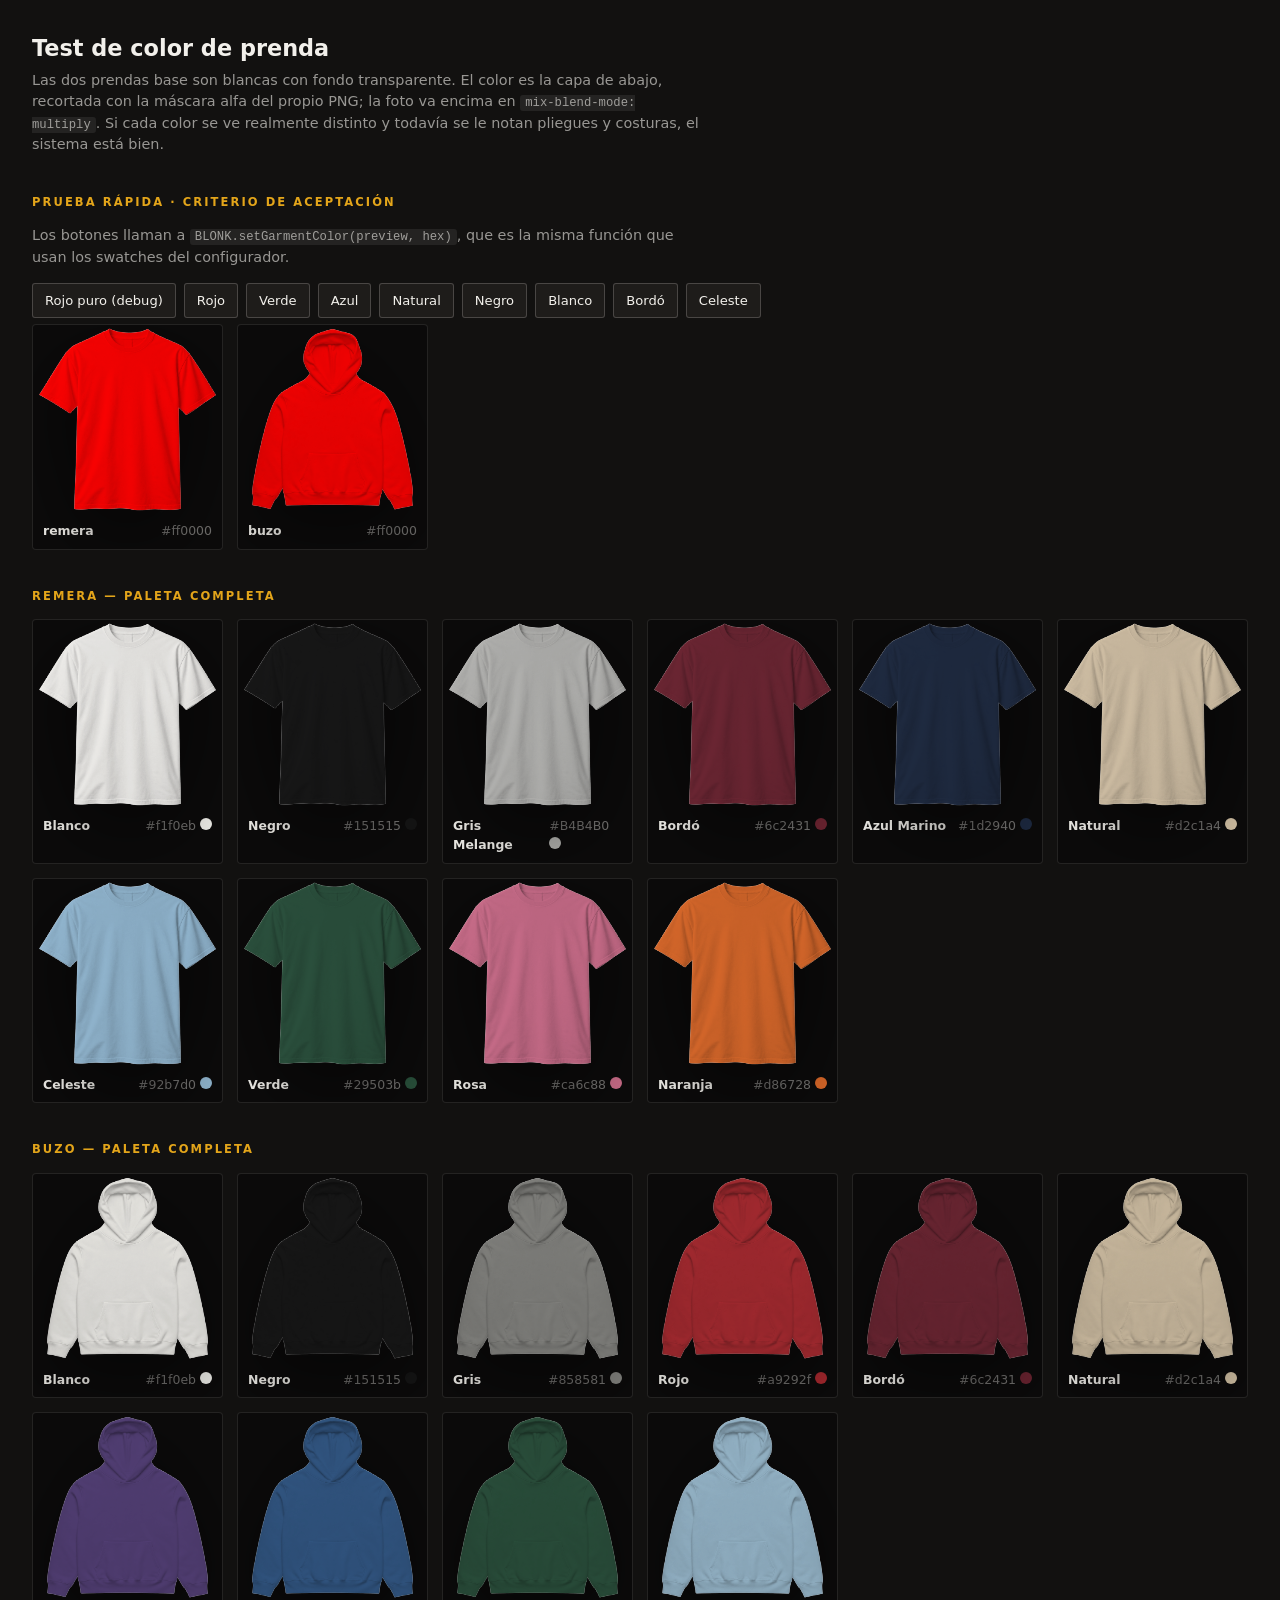
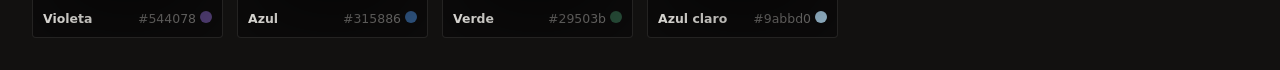
<file: test-colores.html>
<!DOCTYPE html>
<html lang="es-AR">
<head>
<meta charset="UTF-8">
<meta name="viewport" content="width=device-width, initial-scale=1">
<title>BLONK · Test de color de prenda</title>
<!--
  PÁGINA DE PRUEBA — se puede borrar cuando ya no haga falta.

  Renderiza las dos prendas base en todos sus colores con EXACTAMENTE el mismo
  sistema del configurador: tres capas, máscara alfa y mix-blend-mode: multiply.
  No hay canvas, así que también funciona abriendo el archivo con file://.

  Arriba hay un test rápido (#ff0000, y después rojo/verde/azul/natural/negro)
  que es el criterio de aceptación: si los cinco no se ven radicalmente
  distintos, el sistema está mal.
-->
<link rel="stylesheet" href="css/styles.css">
<style>
  body { margin:0; background:#121110; color:#F2F0EB;
         font:400 15px/1.5 system-ui, sans-serif; padding:32px; }
  h1 { font-size:1.4rem; margin:0 0 4px; }
  h2 { font-size:.72rem; letter-spacing:.18em; text-transform:uppercase;
       color:#E3A51A; margin:38px 0 14px; }
  p  { color:rgba(242,240,235,.6); margin:0 0 10px; max-width:74ch; font-size:.9rem; }
  code { background:rgba(242,240,235,.08); padding:1px 5px; border-radius:3px; font-size:.85em; }

  .grilla { display:grid; grid-template-columns:repeat(auto-fill, minmax(180px,1fr)); gap:14px; }
  figure { margin:0; background:#0C0B0B; border:1px solid rgba(242,240,235,.1);
           border-radius:4px; overflow:hidden; }
  /* La preview vive tal cual sale de styles.css; acá solo se le da lugar. */
  figure .garment-preview { padding:6px; }
  figcaption { padding:8px 10px; font-size:.78rem; display:flex;
               justify-content:space-between; gap:8px; align-items:center; }
  figcaption b { font-weight:600; }
  figcaption span { color:rgba(242,240,235,.45); font-variant-numeric:tabular-nums; }
  figcaption i { width:12px; height:12px; border-radius:50%; display:inline-block; }

  .barra { display:flex; flex-wrap:wrap; gap:8px; margin:14px 0 6px; }
  .barra button { font:inherit; font-size:.82rem; cursor:pointer;
                  background:#1E1C1A; color:#F2F0EB; border:1px solid rgba(242,240,235,.2);
                  border-radius:3px; padding:7px 12px; }
  .barra button:hover { border-color:#E3A51A; }
</style>
</head>
<body>

<h1>Test de color de prenda</h1>
<p>Las dos prendas base son blancas con fondo transparente. El color es la capa
de abajo, recortada con la máscara alfa del propio PNG; la foto va encima en
<code>mix-blend-mode: multiply</code>. Si cada color se ve realmente distinto y
todavía se le notan pliegues y costuras, el sistema está bien.</p>

<h2>Prueba rápida · criterio de aceptación</h2>
<p>Los botones llaman a <code>BLONK.setGarmentColor(preview, hex)</code>, que es
la misma función que usan los swatches del configurador.</p>
<div class="barra" id="barra"></div>
<div class="grilla" id="g-rapido"></div>

<h2>Remera — paleta completa</h2>
<div class="grilla" id="g-remera"></div>

<h2>Buzo — paleta completa</h2>
<div class="grilla" id="g-buzo"></div>

<script src="data/productos.js"></script>
<script src="js/ui.js"></script>
<script src="js/prenda.js"></script>
<script>
(function () {
  /* Arma una preview suelta con las tres capas, sin pasar por el
     configurador entero. Devuelve el .garment-preview. */
  function crearPreview(cfg, hex) {
    var wrap = document.createElement('div');
    wrap.className = 'garment-preview';
    wrap.innerHTML =
      '<div class="garment-color garment-color--' + cfg.id + '"></div>' +
      '<img class="garment-texture" src="' + cfg.base + '" alt="">';
    if (hex) window.BLONK.setGarmentColor(wrap, hex);
    return wrap;
  }

  function tarjeta(cfg, nombre, hex) {
    var fig = document.createElement('figure');
    fig.appendChild(crearPreview(cfg, hex));
    var cap = document.createElement('figcaption');
    cap.innerHTML = '<b>' + nombre + '</b><span>' + hex +
      ' <i style="background:' + hex + '"></i></span>';
    fig.appendChild(cap);
    return fig;
  }

  function pintarPaleta(clave, contId) {
    var cfg = window.BLONK_DATA.CONFIGURADORES[clave];
    var cont = document.getElementById(contId);
    cfg.colores.forEach(function (c) {
      cont.appendChild(tarjeta(cfg, c.nombre, c.hex));
    });
  }

  /* --- Prueba rápida: las dos prendas, un color a la vez --- */
  var CFG = window.BLONK_DATA.CONFIGURADORES;
  var PRUEBAS = [
    { nombre: 'Rojo puro (debug)', hex: '#ff0000' },
    { nombre: 'Rojo',    hex: '#a9292f' },
    { nombre: 'Verde',   hex: '#29503b' },
    { nombre: 'Azul',    hex: '#315886' },
    { nombre: 'Natural', hex: '#d2c1a4' },
    { nombre: 'Negro',   hex: '#151515' },
    { nombre: 'Blanco',  hex: '#f1f0eb' },
    { nombre: 'Bordó',   hex: '#6c2431' },
    { nombre: 'Celeste', hex: '#92b7d0' }
  ];

  var rapido = document.getElementById('g-rapido');
  var vivas = [];
  ['remera', 'buzo'].forEach(function (clave) {
    var cfg = CFG[clave];
    var fig = document.createElement('figure');
    var pv = crearPreview(cfg, '#ff0000');
    fig.appendChild(pv);
    var cap = document.createElement('figcaption');
    cap.innerHTML = '<b>' + clave + '</b><span data-hex>#ff0000</span>';
    fig.appendChild(cap);
    rapido.appendChild(fig);
    vivas.push({ pv: pv, etiqueta: cap.querySelector('[data-hex]') });
  });

  var barra = document.getElementById('barra');
  PRUEBAS.forEach(function (p) {
    var b = document.createElement('button');
    b.textContent = p.nombre;
    b.addEventListener('click', function () {
      vivas.forEach(function (v) {
        window.BLONK.setGarmentColor(v.pv, p.hex);
        v.etiqueta.textContent = p.hex;
      });
    });
    barra.appendChild(b);
  });

  pintarPaleta('remera', 'g-remera');
  pintarPaleta('buzo', 'g-buzo');
})();
</script>
</body>
</html>
</file>
<file: css/styles.css>
/* ============================================================================
   BLONK · css/styles.css
   Sistema visual unico para index.html y catalogo.html
   Mobile-first. Breakpoints por contenido: 640 / 900 / 1200
   ----------------------------------------------------------------------------
   INDICE
   01. Tokens
   02. Reset y base
   03. Tipografia y utilidades de seccion
   04. Superficies y texturas (hormigon, grano, graffiti)
   05. Botones y controles
   06. Placeholders de imagen
   07. Header / navegacion / menu mobile / buscador
   08. Hero
   09. Que hace BLONK
   10. Categorias
   11. Configuradores
   12. Buscador (entrada al catalogo)
   13. Personalizados
   14. Envios / Como pedir + FAQ
   15. CTA final + Footer
   16. Carrito (drawer derecha -> izquierda)
   17. Modales (guia de talles, detalle de producto)
   18. Catalogo (filtros, grilla, orden, paginacion)
   19. Motion, reveal y prefers-reduced-motion
   ========================================================================== */

/* ---------------------------------------------------------------- 01. TOKENS */
:root {
  /* --- Paleta base: 80% negro / hormigón / gris --- */
  --negro:        #0A0A0A;
  --carbon:       #151515;
  --hormigon:     #242321;
  --hormigon-2:   #1B1A19;
  --hueso:        #F2F0EB;

  /* --- Acentos. Tonos "sucios", no digitales puros. ---
     Reparto buscado:  ~12% amarillo · ~5% verde · ~3% rojo.
     El amarillo manda: CTA, precio, estado seleccionado, brush de titulares.
     El verde y el rojo son microacentos y NUNCA aparecen los tres juntos
     en la misma sección (ver --acento más abajo). */
  --amarillo:     #E3A51A;
  --amarillo-alto:#F2BC44;
  --amarillo-bajo:#B07F0E;

  --verde:        #547B32;
  --verde-alto:   #6E9B46;
  --verde-bajo:   #33501C;

  --rojo:         #B63A31;
  --rojo-alto:    #D0524A;
  --rojo-bajo:    #7D241D;

  /* Color secundario de la sección en curso. Cada bloque lo redefine una vez
     y los recursos decorativos (subrayados, filetes, dots) lo heredan.
     Por defecto no hay secundario: solo negro + amarillo. */
  --acento: var(--amarillo);

  /* Texto */
  --tx:      var(--hueso);
  --tx-2:    rgba(242, 240, 235, .62);
  --tx-3:    rgba(242, 240, 235, .40);
  --tx-neg:  #0A0A0A;

  /* Lineas y superficies */
  --linea:     rgba(242, 240, 235, .10);
  --linea-2:   rgba(242, 240, 235, .18);
  --sup:       #121110;
  --sup-alta:  #1A1918;

  /* --- Medidas ---
     No hay un ancho único para todo el sitio: ver el sistema de containers. */
  --ancho-editorial: 1320px;   /* lectura: texto largo, footer */
  --ancho-wide:      1760px;   /* hero, categorías, configuradores, catálogo */
  --pad-lat:   20px;
  --header-h:  64px;
  --radio:     4px;
  --radio-2:   10px;

  /* --- Rutas de imagen en un solo lugar ---
     Para pasar todo a .webp cambiá SOLO estas seis líneas. */
  --img-hero:           url('../assets/fondo-hero.png');
  --img-proceso-fondo:  url('../assets/proceso-dtf-fondo.png');
  --img-categorias:     url('../assets/fondo-categorias.jpg');
  --img-config-remeras: url('../assets/fondo-configurador-remeras.jpg');
  --img-config-buzos:   url('../assets/fondo-configurador-buzos.jpg');
  --img-buscador:       url('../assets/fondo-buscador.jpg');

  /* Motion */
  --ease:      cubic-bezier(.22, .61, .36, 1);
  --ease-out:  cubic-bezier(.16, 1, .3, 1);
  --t-rapido:  180ms;
  --t-medio:   320ms;
  --t-lento:   560ms;

  /* Tipografia */
  --sans:  'Archivo', 'Inter', system-ui, -apple-system, 'Segoe UI', Roboto, sans-serif;
  /* Manual con carácter de marcador / graffiti, no cursiva elegante. */
  --brush: 'BLONK Brush', 'Sedgwick Ave', cursive;
}

@media (min-width: 900px) {
  /* Header compacto a propósito: el logo crece pero la barra no. */
  :root { --pad-lat: 40px; --header-h: 80px; }
}

/* TIPOGRAFÍA BRUSH DE MARCA
   Hoy el sitio usa 'Caveat Brush' (Google Fonts) como sustituta.
   Cuando se consiga la fuente brush real de BLONK:
     1. dejar el archivo en assets/fonts/blonk-brush.woff2
     2. descomentar este bloque
   El stack --brush ya la busca primero, así que no hay que tocar nada más.
   Queda comentado a propósito: si la regla apunta a un archivo inexistente,
   el navegador tira un 404 en consola en cada carga.

@font-face {
  font-family: 'BLONK Brush';
  src: url('../assets/fonts/blonk-brush.woff2') format('woff2');
  font-weight: 400 900;
  font-display: swap;
}
*/

/* ---------------------------------------------------------- 02. RESET Y BASE */
*, *::before, *::after { box-sizing: border-box; }

/* El recorte horizontal va en <html>, NO en <body>.
   Si se pone overflow-x en body, el navegador convierte al body en el
   contenedor de scroll: window.scrollY queda en 0, el header deja de
   cambiar de estado y los reveals nunca se disparan. */
html {
  -webkit-text-size-adjust: 100%;
  scroll-behavior: smooth;
  overflow-x: hidden;
}

body {
  margin: 0;
  background: var(--negro);
  color: var(--tx);
  font-family: var(--sans);
  font-size: 16px;
  line-height: 1.55;
  font-weight: 400;
  -webkit-font-smoothing: antialiased;
}

body.is-locked { overflow: hidden; }

img, svg, video { display: block; max-width: 100%; }
img { height: auto; }

a { color: inherit; text-decoration: none; }

button, input, select, textarea { font: inherit; color: inherit; }

h1, h2, h3, h4, p, figure, ul, ol { margin: 0; }
ul, ol { padding: 0; list-style: none; }

:focus-visible {
  outline: 2px solid var(--amarillo);
  outline-offset: 3px;
  border-radius: 2px;
}

::selection { background: var(--amarillo); color: var(--tx-neg); }

.visually-hidden {
  position: absolute; width: 1px; height: 1px;
  margin: -1px; padding: 0; overflow: hidden;
  clip: rect(0 0 0 0); clip-path: inset(50%); white-space: nowrap;
}

.skip-link {
  position: absolute; top: -100px; left: 12px; z-index: 999;
  background: var(--amarillo); color: var(--tx-neg);
  padding: 10px 16px; font-weight: 700; border-radius: var(--radio);
}
.skip-link:focus { top: 12px; }

/* ------------------------------------ 03. TIPOGRAFIA Y UTILIDADES DE SECCION */
/* ---------------------------------------------------------------------------
   SISTEMA DE CONTAINERS — tres niveles, no uno solo
   ---------------------------------------------------------------------------
   El error a evitar es meter TODO en un container central angosto: en 1920px
   deja un vacío enorme a los costados. Acá el fondo siempre es full-bleed y
   solo el contenido elige su ancho:

     .container        lectura / editorial   -> min(92vw, 1320px)
     .container--wide  hero, categorías,
                       configuradores,
                       catálogo              -> min(94vw, 1760px)
     .container--full  fondos y superficies  -> 100% del viewport

   En 1920px: wide = 1760px útiles y 80px de aire por lado.
   -------------------------------------------------------------------------- */
.container {
  width: min(92vw, var(--ancho-editorial));
  margin-inline: auto;
}

.container--wide {
  width: min(94vw, var(--ancho-wide));
  margin-inline: auto;
}

.container--full {
  width: 100%;
  margin-inline: 0;
}

/* El catálogo es el que más ancho necesita: filtros + 4 columnas reales. */
.catalog-shell {
  width: min(95vw, var(--ancho-wide));
  margin-inline: auto;
}
@media (max-width: 639px) {
  .catalog-shell { width: 100%; padding-inline: var(--pad-lat); }
}

/* En mobile los porcentajes dejan los bordes muy justos: se fija el aire real. */
@media (max-width: 639px) {
  .container,
  .container--wide {
    width: 100%;
    padding-inline: var(--pad-lat);
  }
}

.seccion { position: relative; padding-block: 72px; }
@media (min-width: 900px) { .seccion { padding-block: 120px; } }

/* Kicker: raya amarilla + label en versalitas */
.kicker {
  display: flex; align-items: center; gap: 14px;
  font-size: .70rem; font-weight: 600;
  letter-spacing: .22em; text-transform: uppercase;
  color: var(--amarillo);
  margin-bottom: 20px;
}
.kicker::before {
  content: ''; width: 32px; height: 2px; flex: none;
  background: var(--amarillo);
}
.kicker--hueso { color: var(--tx-2); }
.kicker--hueso::before { background: var(--amarillo); }

.titulo {
  font-weight: 700;
  font-size: clamp(2.1rem, 8.4vw, 3rem);
  line-height: 1.02;
  letter-spacing: -.032em;
  text-wrap: balance;
}
@media (min-width: 900px) {
  .titulo { font-size: clamp(2.8rem, 4.1vw, 4.1rem); }
}

.titulo--xl { font-size: clamp(2.6rem, 12vw, 3.9rem); }
@media (min-width: 900px) { .titulo--xl { font-size: clamp(3.4rem, 5.2vw, 5.4rem); } }

.titulo--sm { font-size: clamp(1.55rem, 5.6vw, 2.1rem); }

/* Palabra remarcada en brush. Solo una por titular.
   SIEMPRE inline-block: así el subrayado mide lo que mide la palabra y no el
   ancho del <h2> ni el de la columna. Para que la palabra caiga en su propio
   renglón se envuelve en .linea-propia, nunca poniéndole display:block acá. */
.brush {
  font-family: var(--brush);
  color: var(--amarillo);
  font-weight: 400;
  font-style: normal;
  letter-spacing: .002em;
  line-height: 1;
  font-size: 1.1em;
  display: inline-block;
  position: relative;
  padding-bottom: .08em;
}
/* Trazo de pincel debajo de la palabra. Arranca y termina con el texto. */
.brush::after {
  content: '';
  position: absolute;
  left: 0; width: 100%;
  bottom: -.02em;
  height: .12em;
  background: var(--amarillo);
  clip-path: polygon(0% 46%, 6% 22%, 22% 12%, 46% 6%, 70% 14%, 88% 26%, 100% 44%, 96% 82%, 74% 96%, 44% 100%, 20% 92%, 4% 74%);
  opacity: .95;
}
.brush--sin-trazo::after { display: none; }

/* Envoltorio de bloque: fuerza el salto de renglón sin estirar el subrayado. */
.linea-propia { display: block; }

.parrafo { color: var(--tx-2); font-size: 1rem; max-width: 58ch; }
@media (min-width: 900px) { .parrafo { font-size: 1.0625rem; } }

.dato-chico {
  font-size: .78rem; letter-spacing: .04em;
  color: var(--tx-3);
}

.precio {
  font-size: clamp(1.7rem, 6vw, 2.2rem);
  font-weight: 700; letter-spacing: -.02em;
  color: var(--amarillo);
  line-height: 1;
}
.precio--consultar { font-size: clamp(1.1rem, 4vw, 1.4rem); color: var(--hueso); }

.linea-sep { height: 1px; background: var(--linea); border: 0; margin: 0; }

/* --------------------------------------- 04. SUPERFICIES Y TEXTURAS */
/* Grano/hormigon generado en CSS: no depende de ningun asset externo.
   Cuando existan las texturas reales, se puede reemplazar el background-image
   de .textura-hormigon por assets/textura-hormigon.webp sin tocar el layout. */
.textura-hormigon {
  position: relative;
  background-color: var(--carbon);
  background-image:
    radial-gradient(120% 80% at 18% 0%, rgba(231,169,27,.055) 0%, transparent 58%),
    radial-gradient(90% 70% at 88% 12%, rgba(242,240,235,.035) 0%, transparent 60%),
    linear-gradient(180deg, #191817 0%, #121110 60%, #0D0C0C 100%);
}
.textura-hormigon::before {
  content: '';
  position: absolute; inset: 0;
  pointer-events: none;
  opacity: .5;
  background-image: url("data:image/svg+xml,%3Csvg xmlns='http://www.w3.org/2000/svg' width='220' height='220'%3E%3Cfilter id='n'%3E%3CfeTurbulence type='fractalNoise' baseFrequency='.9' numOctaves='3'/%3E%3CfeColorMatrix type='saturate' values='0'/%3E%3C/filter%3E%3Crect width='220' height='220' filter='url(%23n)' opacity='.32'/%3E%3C/svg%3E");
  mix-blend-mode: overlay;
}
.textura-hormigon > * { position: relative; z-index: 1; }

.fondo-negro  { background: var(--negro); }
.fondo-carbon { background: var(--carbon); }

/* ---------------------------------------------------------------------------
   ESCENAS DE TALLER COMO FONDO DE SECCIÓN
   Fotos reales provistas por el cliente (assets/fondo-*.jpg).
   Cada escena está pensada para una sección concreta:
     · fondo-configurador-remeras -> percha vacía a la IZQUIERDA
     · fondo-configurador-buzos   -> perchero vacío a la DERECHA
     · fondo-categorias           -> pared con 4 focos, uno por card
     · fondo-buscador             -> pared limpia y centrada
   El scrim (::before) es el que garantiza el contraste del copy encima.
   -------------------------------------------------------------------------- */
.fondo-foto {
  position: relative;
  background-color: var(--carbon);
  background-image: var(--fondo);
  background-size: cover;
  background-position: center;
  background-repeat: no-repeat;
}
.fondo-foto::before {
  content: '';
  position: absolute; inset: 0; z-index: 0;
  pointer-events: none;
  background: linear-gradient(180deg,
    rgba(10,10,10,.84) 0%, rgba(10,10,10,.70) 38%, rgba(10,10,10,.90) 100%);
}
.fondo-foto > * { position: relative; z-index: 1; }

/* Las rutas viven en los tokens --img-* de :root, no acá. */
.escena-categorias      { --fondo: var(--img-categorias); }
.escena-config-remeras  { --fondo: var(--img-config-remeras); }
.escena-config-buzos    { --fondo: var(--img-config-buzos); }
.escena-buscador        { --fondo: var(--img-buscador); }

/* La sección buscador es centrada: el scrim abre en el medio y cierra en los bordes. */
.buscador-sec.fondo-foto::before {
  background:
    radial-gradient(62% 58% at 50% 44%, rgba(10,10,10,.60), rgba(10,10,10,.90) 82%);
}

/* Categorías: se deja respirar la parte alta para que se lean los focos de la pared. */
.categorias.fondo-foto::before {
  background: linear-gradient(180deg,
    rgba(10,10,10,.66) 0%, rgba(10,10,10,.80) 52%, rgba(10,10,10,.94) 100%);
}

/* En desktop el scrim de los configuradores se carga sobre el lado del copy,
   dejando ver la escena del lado donde va la prenda. */
@media (min-width: 900px) {
  .config--remeras.fondo-foto::before {
    background: linear-gradient(90deg,
      rgba(10,10,10,.48) 0%, rgba(10,10,10,.55) 40%,
      rgba(10,10,10,.80) 62%, rgba(10,10,10,.86) 100%);
  }
  .config--buzos.fondo-foto::before {
    background: linear-gradient(90deg,
      rgba(10,10,10,.86) 0%, rgba(10,10,10,.80) 38%,
      rgba(10,10,10,.55) 60%, rgba(10,10,10,.48) 100%);
  }
}

/* Acento graffiti: se coloca puntualmente, nunca en todas las secciones. */
.graffiti {
  position: absolute;
  pointer-events: none;
  color: var(--hueso);
  opacity: .045;
  z-index: 0;
}
.graffiti--amarillo { color: var(--amarillo); opacity: .10; }
.graffiti--der  { right: -4%; top: 6%;  width: min(46vw, 480px); }
.graffiti--izq  { left: -6%;  bottom: 4%; width: min(52vw, 420px); }

/* Salpicadura de tinta puntual */
.tinta {
  position: absolute; pointer-events: none;
  color: var(--amarillo); opacity: .14; z-index: 0;
}

/* ---------------------------------------------------------------------------
   ACENTO SECUNDARIO POR SECCION
   ---------------------------------------------------------------------------
   Todos heredan --acento, que cada sección define UNA sola vez. La regla es
   que ningún bloque muestre amarillo + verde + rojo a la vez: como máximo un
   secundario por sección.

     Hero .............. solo amarillo
     Qué hace BLONK .... verde muy oscuro
     Categorías ........ amarillo
     Config remeras .... amarillo + microacento verde
     Config buzos ...... amarillo + acento rojo
     Buscador .......... neutro, detalles chicos
     Personalizados .... rojo (conecta con la gráfica original)
     Envíos ............ verde como secundario evidente
     CTA final ......... vuelve a negro + amarillo
   -------------------------------------------------------------------------- */
.seccion-verde { --acento: var(--verde); }
.seccion-rojo  { --acento: var(--rojo); }

/* Subrayado a pincel bajo una palabra, en el color secundario de la sección. */
.brush-linea {
  position: relative;
  white-space: nowrap;
}
.brush-linea::after {
  content: '';
  position: absolute; left: -2%; right: -3%; bottom: -.16em;
  height: .1em;
  background: var(--acento);
  clip-path: polygon(0% 44%, 7% 20%, 24% 10%, 48% 5%, 72% 13%, 90% 26%, 100% 45%,
                     95% 80%, 72% 95%, 42% 100%, 18% 90%, 3% 72%);
  opacity: .92;
}

/* ------------------------------------------------ 05. BOTONES Y CONTROLES */
.btn {
  --btn-bg: transparent;
  --btn-tx: var(--hueso);
  --btn-bd: var(--linea-2);
  display: inline-flex; align-items: center; justify-content: center;
  gap: 10px;
  min-height: 50px;
  padding: 13px 22px;
  border: 1px solid var(--btn-bd);
  border-radius: var(--radio);
  background: var(--btn-bg);
  color: var(--btn-tx);
  font-weight: 600; font-size: .95rem; letter-spacing: .005em;
  cursor: pointer;
  text-align: center;
  transition: transform var(--t-rapido) var(--ease),
              background-color var(--t-rapido) var(--ease),
              border-color var(--t-rapido) var(--ease),
              color var(--t-rapido) var(--ease);
}
.btn:hover { border-color: rgba(242,240,235,.42); }
.btn:active { transform: translateY(1px); }
.btn .flecha { transition: transform var(--t-medio) var(--ease-out); }
.btn:hover .flecha { transform: translateX(4px); }

.btn--primario {
  --btn-bg: var(--amarillo);
  --btn-tx: var(--tx-neg);
  --btn-bd: var(--amarillo);
  box-shadow: 0 10px 26px -14px rgba(231,169,27,.75);
}
.btn--primario:hover { --btn-bg: var(--amarillo-alto); --btn-bd: var(--amarillo-alto); }

.btn--solido {
  --btn-bg: var(--sup-alta);
  --btn-bd: var(--linea-2);
}
.btn--solido:hover { --btn-bg: #232221; }

.btn--wsp {
  --btn-bg: var(--amarillo);
  --btn-tx: var(--tx-neg);
  --btn-bd: var(--amarillo);
}

/* Secundario con presencia: caja propia y borde claro, no un link suelto. */
.btn--contorno {
  --btn-bg: rgba(10, 10, 10, .55);
  --btn-bd: rgba(242, 240, 235, .38);
  --btn-tx: var(--hueso);
  backdrop-filter: blur(2px);
}
.btn--contorno:hover {
  --btn-bg: rgba(242, 240, 235, .10);
  --btn-bd: var(--hueso);
}

.btn--bloque { width: 100%; }
.btn--chico  { min-height: 42px; padding: 9px 16px; font-size: .875rem; }
.btn--grande { min-height: 58px; padding: 17px 30px; font-size: 1rem; }

/* Icono-boton (header, cerrar, etc.) */
.icon-btn {
  display: inline-flex; align-items: center; justify-content: center;
  width: 44px; height: 44px;
  border: 1px solid transparent; border-radius: var(--radio);
  background: transparent; color: var(--hueso);
  cursor: pointer; position: relative;
  transition: background-color var(--t-rapido) var(--ease),
              border-color var(--t-rapido) var(--ease);
}
.icon-btn:hover { background: rgba(242,240,235,.06); border-color: var(--linea); }

/* Chips / pastillas */
.chip {
  display: inline-flex; align-items: center; gap: 8px;
  min-height: 42px; padding: 9px 16px;
  border: 1px solid var(--linea-2); border-radius: 999px;
  background: rgba(242,240,235,.03);
  color: var(--tx); font-size: .875rem; font-weight: 500;
  cursor: pointer; white-space: nowrap;
  transition: border-color var(--t-rapido) var(--ease),
              background-color var(--t-rapido) var(--ease),
              color var(--t-rapido) var(--ease);
}
.chip:hover { border-color: rgba(242,240,235,.4); }
.chip[aria-pressed="true"], .chip.is-activo {
  border-color: var(--amarillo);
  color: var(--amarillo);
  background: rgba(231,169,27,.10);
}
.chip__punto { width: 12px; height: 12px; border-radius: 50%; border: 1px solid rgba(0,0,0,.35); flex: none; }

/* Swatch de color de prenda */
.swatches { display: flex; flex-wrap: wrap; gap: 14px 12px; }

.swatch {
  display: flex; flex-direction: column; align-items: center; gap: 7px;
  width: 62px; background: none; border: 0; padding: 0; cursor: pointer;
}
.swatch__disco {
  width: 44px; height: 44px; border-radius: 50%;
  background: var(--c);
  border: 1px solid rgba(242,240,235,.22);
  box-shadow: inset 0 -6px 12px -6px rgba(0,0,0,.55);
  position: relative;
  transition: transform var(--t-rapido) var(--ease),
              box-shadow var(--t-rapido) var(--ease);
}
.swatch:hover .swatch__disco { transform: scale(1.06); }
.swatch__nombre {
  font-size: .70rem; line-height: 1.2; color: var(--tx-2); text-align: center;
}
/* Estado seleccionado: anillo amarillo + tilde. No depende solo del color. */
.swatch[aria-checked="true"] .swatch__disco {
  box-shadow: 0 0 0 2px var(--negro), 0 0 0 4px var(--amarillo),
              inset 0 -6px 12px -6px rgba(0,0,0,.55);
}
.swatch[aria-checked="true"] .swatch__nombre { color: var(--hueso); font-weight: 600; }
.swatch[aria-checked="true"] .swatch__disco::after {
  content: ''; position: absolute; inset: 0; margin: auto;
  width: 13px; height: 8px;
  border-left: 2.5px solid var(--amarillo);
  border-bottom: 2.5px solid var(--amarillo);
  transform: rotate(-45deg) translate(1px, -2px);
  filter: drop-shadow(0 0 2px rgba(0,0,0,.9));
}

/* Selector de talle */
.talles { display: flex; flex-wrap: wrap; gap: 8px; }
.talle {
  min-width: 48px; min-height: 46px; padding: 10px 12px;
  border: 1px solid var(--linea-2); border-radius: var(--radio);
  background: rgba(242,240,235,.02);
  font-weight: 600; font-size: .9rem; cursor: pointer;
  transition: border-color var(--t-rapido) var(--ease),
              color var(--t-rapido) var(--ease),
              background-color var(--t-rapido) var(--ease);
}
.talle:hover { border-color: rgba(242,240,235,.42); }
.talle[aria-checked="true"] {
  border-color: var(--amarillo); color: var(--amarillo);
  background: rgba(231,169,27,.08);
}

/* Stepper de cantidad */
.cantidad {
  display: inline-flex; align-items: center;
  border: 1px solid var(--linea-2); border-radius: var(--radio);
  background: rgba(242,240,235,.02);
  overflow: hidden;
}
.cantidad__btn {
  width: 46px; height: 46px; border: 0; background: transparent;
  color: var(--hueso); font-size: 1.2rem; cursor: pointer; line-height: 1;
  transition: background-color var(--t-rapido) var(--ease);
}
.cantidad__btn:hover { background: rgba(242,240,235,.07); }
.cantidad__btn:disabled { opacity: .32; cursor: not-allowed; }
.cantidad__valor {
  width: 46px; height: 46px; border: 0; background: transparent;
  text-align: center; font-weight: 700; font-size: .95rem;
  -moz-appearance: textfield;
}
.cantidad__valor::-webkit-outer-spin-button,
.cantidad__valor::-webkit-inner-spin-button { -webkit-appearance: none; margin: 0; }

/* Campo de texto */
.campo {
  width: 100%; min-height: 52px;
  padding: 14px 16px;
  background: rgba(242,240,235,.03);
  border: 1px solid var(--linea-2);
  border-radius: var(--radio);
  color: var(--tx);
  transition: border-color var(--t-rapido) var(--ease);
}
.campo::placeholder { color: var(--tx-3); }
.campo:focus { border-color: var(--amarillo); outline: none; }

.select {
  min-height: 46px; padding: 10px 38px 10px 14px;
  background-color: var(--sup-alta);
  border: 1px solid var(--linea-2); border-radius: var(--radio);
  color: var(--tx); cursor: pointer;
  appearance: none;
  background-image: url("data:image/svg+xml,%3Csvg xmlns='http://www.w3.org/2000/svg' viewBox='0 0 24 24' fill='none' stroke='%23F2F0EB' stroke-width='2'%3E%3Cpath d='M6 9l6 6 6-6'/%3E%3C/svg%3E");
  background-repeat: no-repeat;
  background-position: right 12px center;
  background-size: 16px;
}

/* Etiqueta de paso numerado dentro de configuradores */
.paso-label {
  font-size: .72rem; font-weight: 700; letter-spacing: .16em;
  text-transform: uppercase; color: var(--tx-2);
  margin-bottom: 14px; display: block;
}

/* Detalle expandible (Mas detalles) */
.detalles {
  border-top: 1px solid var(--linea);
  border-bottom: 1px solid var(--linea);
}
.detalles + .detalles { border-top: 0; }
.detalles__resumen {
  display: flex; align-items: center; justify-content: space-between;
  gap: 16px; padding: 17px 2px; cursor: pointer;
  font-weight: 600; font-size: .95rem;
  list-style: none;
}
.detalles__resumen::-webkit-details-marker { display: none; }
.detalles__resumen::after {
  content: ''; flex: none; width: 11px; height: 11px;
  border-right: 2px solid var(--amarillo);
  border-bottom: 2px solid var(--amarillo);
  transform: rotate(45deg) translateY(-2px);
  transition: transform var(--t-medio) var(--ease);
}
.detalles[open] .detalles__resumen::after { transform: rotate(-135deg) translate(-2px, 2px); }
/* Apertura y cierre animados.
   El alto lo maneja js/ui.js (mide el contenido y lo interpola), porque
   <details> no anima solo. Acá van la transición y el estado de partida. */
.detalles__cuerpo {
  padding: 0 2px 20px;
  color: var(--tx-2); font-size: .92rem;
  overflow: hidden;
}
.detalles__cuerpo.esta-animando {
  transition: height 420ms var(--ease-out),
              opacity 300ms var(--ease),
              padding-bottom 420ms var(--ease-out);
}
.detalles:not([open]) .detalles__cuerpo { opacity: 0; }
.detalles[open] .detalles__cuerpo { opacity: 1; }
.detalles__cuerpo p + p { margin-top: 10px; }
.detalles__lista li {
  position: relative; padding-left: 18px; margin-bottom: 7px;
}
.detalles__lista li::before {
  content: ''; position: absolute; left: 0; top: .62em;
  width: 6px; height: 6px; background: var(--amarillo);
}

/* Badge de categoria */
.badge {
  display: inline-block;
  padding: 4px 9px;
  font-size: .62rem; font-weight: 700;
  letter-spacing: .14em; text-transform: uppercase;
  color: var(--amarillo);
  border: 1px solid rgba(231,169,27,.45);
  border-radius: 3px;
  background: rgba(231,169,27,.08);
}

/* Pildora de envio con microacento verde */
.pill-envio {
  display: inline-flex; align-items: center; gap: 10px;
  padding: 11px 18px;
  border: 1px solid rgba(62,124,87,.45);
  border-radius: var(--radio);
  background: rgba(62,124,87,.08);
  font-size: .875rem; font-weight: 500;
}
.pill-envio svg { color: var(--verde); flex: none; }

/* -------------------------------------------- 06. PLACEHOLDERS DE IMAGEN */
/* Bloque visible que documenta el asset pendiente.
   Para reemplazarlo: borrar el <figure class="ph"> y poner el <img> que esta
   comentado justo arriba, con los mismos width/height. El layout no cambia. */
.ph {
  position: relative;
  width: 100%;
  aspect-ratio: var(--ratio, 4 / 5);
  background-color: #131211;
  background-image:
    linear-gradient(135deg, rgba(242,240,235,.028) 25%, transparent 25%, transparent 50%,
                    rgba(242,240,235,.028) 50%, rgba(242,240,235,.028) 75%, transparent 75%, transparent);
  background-size: 14px 14px;
  border: 1px dashed rgba(242,240,235,.18);
  border-radius: var(--radio);
  overflow: hidden;
  display: flex; align-items: flex-end;
  isolation: isolate;
}
.ph::before {
  content: '';
  position: absolute; inset: 0; z-index: 0;
  background: radial-gradient(70% 60% at 50% 40%, rgba(231,169,27,.07), transparent 70%);
}
.ph__meta {
  position: relative; z-index: 1;
  width: 100%;
  padding: 14px;
  background: linear-gradient(180deg, transparent, rgba(10,10,10,.88) 42%);
  display: flex; flex-direction: column; gap: 3px;
}
.ph__name {
  font-size: .76rem; font-weight: 700; color: var(--amarillo);
  letter-spacing: .02em; word-break: break-all;
}
.ph__res {
  font-size: .68rem; font-weight: 600; letter-spacing: .1em;
  color: rgba(242,240,235,.72);
}
.ph__desc {
  font-size: .70rem; line-height: 1.4; color: var(--tx-3);
  display: -webkit-box; -webkit-line-clamp: 3; -webkit-box-orient: vertical;
  overflow: hidden;
}
/* Variante compacta: cards de catalogo y miniaturas */
.ph--compacto .ph__desc { display: none; }
.ph--compacto .ph__meta { padding: 10px; }
.ph--compacto .ph__name { font-size: .66rem; }
.ph--compacto .ph__res  { font-size: .60rem; }
/* Variante minima: thumbnails de la galeria */
.ph--min .ph__meta { padding: 6px; }
.ph--min .ph__name { font-size: .55rem; }
.ph--min .ph__res, .ph--min .ph__desc { display: none; }

/* ------------------------------------------------------------- 07. HEADER */
.header {
  position: fixed; top: 0; left: 0; right: 0; z-index: 200;
  height: var(--header-h);
  display: flex; align-items: center;
  background: transparent;
  border-bottom: 1px solid transparent;
  transition: background-color var(--t-medio) var(--ease),
              border-color var(--t-medio) var(--ease),
              backdrop-filter var(--t-medio) var(--ease);
}
.header.is-solido,
.header.is-forzado {
  background: rgba(10,10,10,.92);
  border-bottom-color: var(--linea);
  backdrop-filter: blur(10px);
}
/* El header se alinea con el container wide: el logo tiene que caer sobre el
   mismo eje que el copy del hero, no dentro de una columna más angosta. */
/* Mobile y tablet: fila simple.
   Desktop grande: grilla de 5 columnas para repartir el ancho a propósito y
   no dejar huecos muertos como hacía space-between. */
.header__inner {
  width: min(94vw, var(--ancho-wide));
  margin-inline: auto;
  display: flex; align-items: center; gap: 12px;
}
@media (max-width: 639px) {
  .header__inner { width: 100%; padding-inline: var(--pad-lat); }
}
@media (min-width: 1200px) {
  .header__inner {
    display: grid;
    grid-template-columns:
      auto                      /* logo */
      1fr                       /* navegación, centrada en su espacio */
      minmax(360px, 420px)      /* buscador */
      auto;                     /* WhatsApp + carrito */
    align-items: center;
    gap: 0 26px;
  }
  /* En grilla el margin-right:auto del logo ya no hace falta y desalinea. */
  .header__inner > .logo { margin-right: 0; }
  .header__inner > .nav { justify-self: center; margin-right: 0; }
  .header__inner > .header__buscador { margin-right: 0; width: 100%; }
}

/* Logo BLONK real (assets/logo.png, fondo transparente). */
.logo {
  display: inline-flex; align-items: center;
  margin-right: auto; padding: 4px 2px;
  line-height: 1;
}
/* El archivo logo.png mide 1145×1374 pero el logo REAL ocupa 1117×712: el 48%
   del alto son márgenes transparentes. Por eso a 66px de alto se veía de solo
   55px de ancho. Con object-fit:cover se recorta ese vacío desde el CSS, sin
   tocar el asset del cliente, y el logo llega al ancho que corresponde.
   Si algún día se reexporta el PNG ya recortado, alcanza con volver a
   width:auto + object-fit:contain. */
.logo img {
  width: 74px; height: 46px;
  object-fit: cover; object-position: center;
}
@media (min-width: 900px)  { .logo img { width: 96px;  height: 60px; } }
@media (min-width: 1200px) { .logo img { width: 112px; height: 70px; } }

.footer .logo img { width: 126px; height: 79px; }

/* Lockup de texto para lugares donde no entra el PNG (menú mobile). */
.logo__word {
  font-family: var(--brush);
  font-size: 1.6rem; font-weight: 400; font-style: italic;
  letter-spacing: .01em; color: var(--hueso);
}

.nav { display: none; }
@media (min-width: 1200px) {
  .nav { display: flex; align-items: center; gap: 30px; margin-right: 22px; }
}
.nav__link {
  position: relative; font-size: .92rem; font-weight: 500;
  color: var(--tx-2); padding: 6px 0;
  transition: color var(--t-rapido) var(--ease);
}
.nav__link::after {
  content: ''; position: absolute; left: 0; right: 100%; bottom: 0;
  height: 2px; background: var(--amarillo);
  transition: right var(--t-medio) var(--ease-out);
}
.nav__link:hover { color: var(--hueso); }
.nav__link:hover::after { right: 0; }
.nav__link[aria-current="page"] { color: var(--amarillo); }
.nav__link[aria-current="page"]::after { right: 0; }

/* Buscador del header (solo desktop grande) */
.header__buscador { display: none; }
@media (min-width: 1200px) {
  .header__buscador {
    display: flex; align-items: center; gap: 12px;
    /* Es uno de los elementos funcionales mas importantes: necesita ancho. */
    width: 100%; height: 52px; padding: 0 18px;
    border: 1px solid var(--linea-2); border-radius: var(--radio);
    background: rgba(242,240,235,.04);
    margin-right: 14px;
    transition: border-color var(--t-rapido) var(--ease);
  }
  .header__buscador:focus-within { border-color: var(--amarillo); }
  .header__buscador input {
    flex: 1; min-width: 0; border: 0; background: transparent; outline: none;
    font-size: .9rem;
  }
  .header__buscador input::placeholder { color: var(--tx-3); }
  .header__buscador button { background: none; border: 0; color: var(--tx-2); cursor: pointer; display: flex; }
  .header__buscador button:hover { color: var(--amarillo); }
}

.header__acciones { display: flex; align-items: center; gap: 4px; }

.header__wsp { display: none; }
@media (min-width: 900px) { .header__wsp { display: inline-flex; } }

/* Boton buscar mobile */
.btn-buscar-mobile { display: inline-flex; }
@media (min-width: 1200px) { .btn-buscar-mobile { display: none; } }

/* Hamburguesa */
.hamburguesa { display: inline-flex; }
@media (min-width: 1200px) { .hamburguesa { display: none; } }
.hamburguesa__caja { width: 22px; height: 14px; position: relative; }
.hamburguesa__caja span {
  position: absolute; left: 0; width: 100%; height: 2px;
  background: var(--hueso); border-radius: 2px;
  transition: transform var(--t-medio) var(--ease), opacity var(--t-rapido) var(--ease);
}
.hamburguesa__caja span:nth-child(1) { top: 0; }
.hamburguesa__caja span:nth-child(2) { top: 6px; }
.hamburguesa__caja span:nth-child(3) { top: 12px; }
.hamburguesa[aria-expanded="true"] .hamburguesa__caja span:nth-child(1) { transform: translateY(6px) rotate(45deg); }
.hamburguesa[aria-expanded="true"] .hamburguesa__caja span:nth-child(2) { opacity: 0; }
.hamburguesa[aria-expanded="true"] .hamburguesa__caja span:nth-child(3) { transform: translateY(-6px) rotate(-45deg); }

/* Contador del carrito */
.carrito-btn { position: relative; }
.carrito-btn__contador {
  position: absolute; top: 3px; right: 2px;
  min-width: 19px; height: 19px; padding: 0 5px;
  display: none; align-items: center; justify-content: center;
  background: var(--amarillo); color: var(--tx-neg);
  border-radius: 999px;
  font-size: .68rem; font-weight: 800; line-height: 1;
}
.carrito-btn__contador.is-visible { display: flex; }

/* --- Menu mobile fullscreen --- */
.menu-mobile {
  position: fixed; inset: 0; z-index: 300;
  background: var(--negro);
  display: flex; flex-direction: column;
  transform: translateX(100%);
  visibility: hidden;
  transition: transform var(--t-medio) var(--ease-out), visibility 0s linear var(--t-medio);
  overscroll-behavior: contain;
}
.menu-mobile.is-abierto {
  transform: translateX(0);
  visibility: visible;
  transition: transform var(--t-medio) var(--ease-out), visibility 0s;
}
.menu-mobile__top {
  height: var(--header-h); flex: none;
  display: flex; align-items: center; justify-content: space-between;
  padding-inline: var(--pad-lat);
  border-bottom: 1px solid var(--linea);
}
.menu-mobile__cuerpo {
  flex: 1; overflow-y: auto;
  padding: 26px var(--pad-lat) 40px;
  display: flex; flex-direction: column;
}
.menu-mobile__link {
  display: flex; align-items: center; justify-content: space-between;
  padding: 17px 0;
  font-size: 1.45rem; font-weight: 700; letter-spacing: -.02em;
  border-bottom: 1px solid var(--linea);
}
.menu-mobile__link .flecha { color: var(--amarillo); }
.menu-mobile__pie { margin-top: auto; padding-top: 32px; display: grid; gap: 12px; }
.menu-mobile__redes { display: flex; gap: 10px; }
.menu-mobile__redes .btn { flex: 1; }

/* --- Overlay de busqueda mobile --- */
.buscador-overlay {
  position: fixed; inset: 0; z-index: 310;
  background: rgba(10,10,10,.97);
  padding: 0 var(--pad-lat);
  display: flex; flex-direction: column;
  opacity: 0; visibility: hidden;
  transition: opacity var(--t-medio) var(--ease), visibility 0s linear var(--t-medio);
}
.buscador-overlay.is-abierto { opacity: 1; visibility: visible; transition: opacity var(--t-medio) var(--ease), visibility 0s; }
.buscador-overlay__top {
  height: var(--header-h); flex: none;
  display: flex; align-items: center; justify-content: flex-end;
}
.buscador-overlay__form { display: flex; gap: 10px; margin-top: 8px; }
.buscador-overlay__form .campo { min-height: 56px; font-size: 1.05rem; }
.buscador-overlay__sug { margin-top: 26px; }
.buscador-overlay__sug h2 {
  font-size: .72rem; letter-spacing: .18em; text-transform: uppercase;
  color: var(--tx-3); margin-bottom: 14px; font-weight: 600;
}
.buscador-overlay__chips { display: flex; flex-wrap: wrap; gap: 8px; }

/* --------------------------------------------------------------- 08. HERO */
.hero {
  position: relative;
  padding-top: calc(var(--header-h) + 30px);
  padding-bottom: 0;
  overflow: hidden;
}
.hero__inner { position: relative; z-index: 2; }

.hero__copy { padding-bottom: 34px; }

.hero__titulo {
  font-weight: 700;
  font-size: clamp(2.7rem, 13.2vw, 4.2rem);
  line-height: .97;
  letter-spacing: -.038em;
  margin-bottom: 22px;
}
/* El salto de renglon lo da .linea-propia en el HTML, no un display:block
   sobre el brush: eso estiraba el subrayado a todo el ancho del titular. */
.hero__titulo .linea-propia { margin-top: .1em; }
.hero__titulo .brush { font-size: 1.18em; }

.hero__sub { color: var(--tx-2); font-size: 1.02rem; max-width: 46ch; margin-bottom: 28px; }

.hero__ctas { display: flex; flex-wrap: wrap; gap: 12px; margin-bottom: 22px; }
.hero__ctas .btn { flex: 1 1 auto; min-width: 158px; }

/* Mobile: la foto va de fondo, tenue y encuadrada sobre la parte izquierda
   de la escena (la pared con la lámpara y el graffiti), que es la zona que
   aguanta texto encima. En desktop vuelve a plena opacidad, encuadrada
   sobre la prenda. */
.hero__fondo {
  position: absolute; inset: 0; z-index: 0;
  background-image: var(--img-hero);
  background-size: cover;
  background-position: left center;
  opacity: .30;
}
/* Un velo suave para que el copy siempre gane. */
.hero__fondo::after {
  content: ''; position: absolute; inset: 0;
  background: linear-gradient(180deg, rgba(10,10,10,.45), rgba(10,10,10,.72));
}

/* ---------------------------------------------------------------------------
   Desktop: composición cinematográfica horizontal.
   La foto de taller ocupa el 100% del viewport (full-bleed, sin container) y
   el copy vive en el container wide, sobre el 42% izquierdo. La prenda de la
   foto queda cerca del borde derecho, sin espacio muerto.
   -------------------------------------------------------------------------- */
@media (min-width: 900px) {
  .hero {
    min-height: min(100vh, 900px);
    display: flex; align-items: center;
    padding-top: var(--header-h);
    padding-bottom: 0;
  }
  /* En desktop la foto vuelve a ser protagonista, a plena opacidad y
     encuadrada sobre la prenda (que está a la derecha de la escena). */
  .hero__fondo {
    z-index: 1;
    background-position: center right;
    opacity: 1;
  }
  /* Degradado de legibilidad: fuerte sobre el copy, transparente sobre la prenda. */
  .hero__fondo::after {
    z-index: 2;
    background: linear-gradient(90deg,
      rgba(10,10,10,.93) 0%, rgba(10,10,10,.86) 28%,
      rgba(10,10,10,.42) 52%, rgba(10,10,10,0) 74%);
  }
  .hero__inner {
    width: min(94vw, var(--ancho-wide));
    display: grid;
    /* copy ~42% · zona visual ~58% */
    grid-template-columns: minmax(0, 42fr) minmax(0, 58fr);
    align-items: center;
    gap: 40px;
  }
  .hero__copy { padding-block: 72px; }
  .hero__titulo { font-size: clamp(3.4rem, 5.4vw, 5.6rem); }
  .hero__sub { font-size: 1.08rem; max-width: 40ch; }
  .hero__ctas .btn { flex: 0 0 auto; }
}

/* En pantallas muy anchas el copy no debe estirarse: se mantiene legible
   y el aire extra se lo queda la fotografía. */
@media (min-width: 1600px) {
  .hero { min-height: min(100vh, 960px); }
  .hero__copy { padding-block: 88px; }
}

/* Utilidad para mostrar una sola versión de un asset por viewport.
   Hoy no la usa nadie (el hero resuelve mobile/desktop con object-fit),
   pero queda lista para cuando existan los recortes mobile dedicados. */
.solo-mobile { display: block; }
.ph.solo-mobile { display: flex; }
.solo-desktop, .ph.solo-desktop { display: none; }
@media (min-width: 900px) {
  .solo-mobile, .ph.solo-mobile { display: none; }
  .solo-desktop { display: block; }
  .ph.solo-desktop { display: flex; }
}

/* ----------------------------------------------------- 09. QUE HACE BLONK */
/* Composicion deliberadamente distinta al hero: foto a sangre a la izquierda
   ocupando media pantalla, bloque de copy respirado a la derecha. */
.quehace { position: relative; overflow: hidden; padding: 0; }

/* Foto a sangre: no entra en ningún container, ocupa su mitad completa.
   En mobile no se muestra: la sección se lee mejor como bloque de copy. */
.quehace__media { display: none; position: relative; }
@media (min-width: 900px) { .quehace__media { display: block; } }
.quehace__media img {
  width: 100%; height: 100%;
  aspect-ratio: 4 / 5;
  object-fit: cover;
  object-position: 58% center;
}

/* El lado del copy usa la textura de hormigón provista, no un color plano. */
.quehace__copy {
  position: relative;
  padding: 56px var(--pad-lat) 64px;
  background-image: var(--img-proceso-fondo);
  background-size: cover;
  background-position: center right;
}
.quehace__copy::before {
  content: ''; position: absolute; inset: 0; z-index: 0;
  background: linear-gradient(180deg, rgba(10,10,10,.88), rgba(10,10,10,.80));
}
/* :not(...) para no pisar el posicionamiento absoluto de los recursos de acento. */
.quehace__copy > * { position: relative; z-index: 1; }
.quehace__titulo { margin-bottom: 22px; }
.quehace__titulo .linea-propia { margin-top: .04em; }

.quehace__parrafo { margin-bottom: 34px; }

/* Cuatro columnas de texto separadas por filete, no cards */
.quehace__puntos {
  display: grid; grid-template-columns: repeat(2, minmax(0, 1fr));
  gap: 26px 22px;
  margin-bottom: 34px;
}
.quehace__punto { position: relative; padding-left: 18px; }
.quehace__punto::before {
  content: ''; position: absolute; left: 0; top: 4px; bottom: 4px;
  width: 1px; background: var(--linea-2);
}
.quehace__punto h3 {
  font-size: .98rem; font-weight: 700; margin-bottom: 10px; letter-spacing: -.01em;
}
.quehace__punto h3::after {
  content: ''; display: block; width: 26px; height: 2px;
  background: var(--amarillo); margin-top: 9px;
}
.quehace__punto--verde h3::after { background: var(--verde); }
.quehace__punto p { font-size: .84rem; color: var(--tx-2); line-height: 1.5; }

@media (min-width: 900px) {
  .quehace__grid {
    display: grid;
    grid-template-columns: minmax(0, .95fr) minmax(0, 1.15fr);
    align-items: stretch;
  }
  .quehace__media img { aspect-ratio: auto; min-height: 660px; }
  .quehace__copy {
    padding: 96px clamp(40px, 4.6vw, 96px) 96px;
    display: flex; flex-direction: column; justify-content: center;
  }
  /* El copy no se estira sin fin en pantallas grandes: queda legible y
     alineado a la izquierda de su mitad. */
  .quehace__copy > * { max-width: 760px; width: 100%; }
  .quehace__puntos { grid-template-columns: repeat(4, minmax(0, 1fr)); gap: 24px 20px; }
}

/* ---------------------------------------------------------- 10. CATEGORIAS */
.categorias { position: relative; overflow: hidden; }

.categorias__head { margin-bottom: 34px; }
.categorias__titulo .brush { margin-left: .18em; }
.categorias__intro { margin-top: 20px; }
.categorias__intro::after {
  content: ''; display: block; width: 34px; height: 2px;
  background: var(--amarillo); margin-top: 16px;
}

@media (min-width: 900px) {
  .categorias__head {
    display: grid; grid-template-columns: minmax(0, 1.4fr) minmax(0, .9fr);
    gap: 48px; align-items: end; margin-bottom: 52px;
  }
  .categorias__intro { margin-top: 0; }
}

/* Mobile: carrusel con swipe. Desktop: 4 columnas escalonadas. */
.categorias__lista {
  display: grid;
  grid-auto-flow: column;
  grid-auto-columns: 78%;
  gap: 14px;
  overflow-x: auto;
  scroll-snap-type: x mandatory;
  scroll-padding-inline: var(--pad-lat);
  padding-inline: var(--pad-lat);
  margin-inline: calc(var(--pad-lat) * -1);
  padding-bottom: 8px;
  -webkit-overflow-scrolling: touch;
  scrollbar-width: none;
}
.categorias__lista::-webkit-scrollbar { display: none; }

@media (min-width: 640px) { .categorias__lista { grid-auto-columns: 46%; } }

@media (min-width: 900px) {
  .categorias__lista {
    grid-auto-flow: row;
    grid-template-columns: repeat(4, minmax(0, 1fr));
    grid-auto-columns: auto;
    gap: 18px;
    overflow: visible;
    padding-inline: 0;
    margin-inline: 0;
  }
  /* Escalonado editorial: rompe la grilla de ecommerce */
  .categorias__item:nth-child(even) { transform: translateY(30px); }
}

.categorias__item { scroll-snap-align: start; }

.cat-card {
  position: relative;
  display: flex; flex-direction: column;
  height: 100%;
  border: 1px solid var(--linea);
  border-radius: var(--radio);
  background: var(--sup);
  overflow: hidden;
  transition: border-color var(--t-medio) var(--ease),
              transform var(--t-medio) var(--ease-out);
}
.cat-card:hover { border-color: rgba(231,169,27,.5); transform: translateY(-5px); }
.cat-card__media { position: relative; overflow: hidden; aspect-ratio: 5 / 6; }
.cat-card__media img {
  width: 100%; height: 100%;
  object-fit: cover; object-position: center;
  display: block;
  transition: transform var(--t-lento) var(--ease-out);
}
.cat-card:hover .cat-card__media img { transform: scale(1.04); }
.cat-card__media .ph { --ratio: 5 / 6; border: 0; border-radius: 0; }
.cat-card__media::after {
  content: ''; position: absolute; inset: 0;
  background: linear-gradient(180deg, transparent 55%, rgba(10,10,10,.6));
  pointer-events: none;
}
.cat-card__cuerpo { padding: 20px 18px 22px; position: relative; }
/* Pincelada amarilla de transicion entre foto y texto */
.cat-card__cuerpo::before {
  content: ''; position: absolute; top: -8px; left: 18px;
  width: 46px; height: 9px; background: var(--amarillo);
  clip-path: polygon(0% 52%, 8% 24%, 30% 10%, 58% 6%, 82% 18%, 100% 40%, 92% 76%, 66% 94%, 34% 100%, 12% 84%);
}
.cat-card__nombre {
  font-size: 1.22rem; font-weight: 800; letter-spacing: .01em;
  text-transform: uppercase; margin-bottom: 8px;
}
.cat-card__desc { font-size: .85rem; color: var(--tx-2); margin-bottom: 18px; }
.cat-card__cta {
  display: inline-flex; align-items: center; gap: 10px;
  font-size: .9rem; font-weight: 600; color: var(--hueso);
}
.cat-card__cta .flecha { color: var(--amarillo); transition: transform var(--t-medio) var(--ease-out); }
.cat-card:hover .cat-card__cta .flecha { transform: translateX(5px); }
/* Toda la card es clickeable sin anidar links */
.cat-card__link::after { content: ''; position: absolute; inset: 0; z-index: 2; }

.categorias__asesoria {
  margin-top: 34px;
  display: flex; align-items: center; justify-content: center; gap: 12px;
  flex-wrap: wrap; text-align: center;
  padding: 18px 22px;
  border: 1px solid rgba(231,169,27,.4);
  border-radius: var(--radio);
  background: rgba(231,169,27,.05);
  font-size: .88rem; font-weight: 600;
  letter-spacing: .04em; text-transform: uppercase;
}
.categorias__asesoria a { color: var(--amarillo); display: inline-flex; align-items: center; gap: 8px; }
.categorias__asesoria a:hover { text-decoration: underline; }
.categorias__asesoria .corona { color: var(--amarillo); width: 22px; }
@media (min-width: 900px) { .categorias__asesoria { margin-top: 70px; } }

/* Pista de swipe solo en mobile */
.hint-swipe {
  display: flex; align-items: center; gap: 8px;
  margin-top: 14px; font-size: .74rem; color: var(--tx-3);
  letter-spacing: .1em; text-transform: uppercase;
}
@media (min-width: 900px) { .hint-swipe { display: none; } }

/* ------------------------------------------------------ 11. CONFIGURADORES */
.config { position: relative; overflow: hidden; }

/* Mobile: una sola columna y el orden del HTML manda
   -> encabezado, preview grande, controles.
   El usuario tiene que poder ver la prenda mientras la configura. */
.config__grid { display: grid; gap: 26px; }

.config__media { position: relative; }
.config__prenda-wrap { position: relative; }

/* Halo calido detras de la prenda */
.config__media::before {
  content: ''; position: absolute; z-index: 0;
  inset: 6% 4%;
  background: radial-gradient(50% 45% at 50% 42%, rgba(227,165,26,.16), transparent 70%);
  filter: blur(30px);
}
.config__media > * { position: relative; z-index: 1; }

/* --------------------------------------------------------------------------
   PREVIEW DE PRENDA — composicion por capas
   --------------------------------------------------------------------------
   No hay canvas, ni filter, ni hue-rotate, ni recoloreado pixel por pixel.
   El color sale de apilar tres capas dentro de la MISMA caja:

       CAPA 3  .custom-design-layer   diseno que sube el usuario
       CAPA 2  .garment-texture       foto blanca de la prenda (multiply)
       CAPA 1  .garment-color         color elegido, recortado con la silueta

   Como funciona
   -------------
   .garment-color es un rectangulo de background-color al que se le aplica
   como mascara el ALFA del propio PNG de la prenda. El color existe entonces
   solamente adentro de la silueta: el fondo transparente nunca se pinta.

   Encima va la foto blanca original en mix-blend-mode: multiply. Al
   multiplicar, cada pixel del color de abajo se escala por el brillo del
   pixel de arriba:

       blanco de la tela plana (~248)  ->  deja pasar el color casi puro
       gris de un pliegue      (~190)  ->  oscurece el color, se ve el pliegue
       costuras y sombras              ->  siguen visibles tal cual

   Las dos capas comparten inset, ancho, alto, posicion y encuadre contain,
   asi que la mascara y la foto caen exactamente una sobre la otra: el color
   no sobresale ni un pixel alrededor de la prenda.

   Cambiar de color es UNA sola linea de JS (ver js/prenda.js):
       colorLayer.style.backgroundColor = hex;
   -------------------------------------------------------------------------- */
.garment-preview {
  position: relative;
  /* Aisla el multiply: sin esto la capa de textura se mezclaria con el fondo
     de toda la seccion y la prenda quedaria pegada al hormigon. */
  isolation: isolate;
  width: 100%;
  aspect-ratio: 1 / 1;
  /* La sombra proyectada va en el contenedor, no en las capas: aplicada a la
     textura crearia un grupo aparte y romperia el multiply. */
  filter: drop-shadow(0 24px 40px rgba(0, 0, 0, .55));
}

/* CAPA 1 — color. Rectangulo enmascarado con la silueta de la prenda. */
.garment-color {
  position: absolute;
  inset: 0;
  width: 100%;
  height: 100%;
  z-index: 1;
  background-color: var(--garment-color, #f1f0eb);
  transition: background-color 200ms linear;

  /* La mascara usa el canal alfa del PNG: mismo encuadre que object-fit:
     contain de la foto, para que las dos capas coincidan exactamente. */
  -webkit-mask-size: contain;
          mask-size: contain;
  -webkit-mask-repeat: no-repeat;
          mask-repeat: no-repeat;
  -webkit-mask-position: center;
          mask-position: center;
  pointer-events: none;
}

/* La ruta es relativa a /css, por eso el ../ */
.garment-color--remera {
  -webkit-mask-image: url('../assets/remera_blanca.png');
          mask-image: url('../assets/remera_blanca.png');
}
.garment-color--buzo {
  -webkit-mask-image: url('../assets/buzo_blanco.png');
          mask-image: url('../assets/buzo_blanco.png');
}

/* CAPA 2 — textura. La foto blanca, multiplicada sobre el color.
   El multiply va en la IMAGEN, nunca en el contenedor ni en el diseno. */
.garment-texture {
  position: absolute;
  inset: 0;
  width: 100%;
  height: 100%;
  z-index: 2;
  object-fit: contain;
  object-position: center;
  mix-blend-mode: multiply;
  pointer-events: none;
  display: block;
}

/* CAPA 3 — diseno del usuario. Va arriba de todo, sin blend, sin filtros y
   sin mascara: un PNG rojo se sigue viendo rojo con la prenda en verde. */
.custom-design-layer {
  position: absolute;
  z-index: 3;
  left: var(--zona-x, 50%);
  top: var(--zona-y, 50%);
  width: var(--zona-ancho, 30%);
  transform: translate(-50%, -50%);
  pointer-events: none;
  line-height: 0;
}
.custom-design-layer img {
  display: block;
  width: 100%;
  height: auto;
  /* Sin transicion sobre width: el slider tiene que seguir al dedo al
     instante, no ir detras con una interpolacion. */
}
.custom-design-layer[hidden] { display: none; }

/* ----------------------------------------------- SUBIR TU DISEÑO + SLIDER */
.diseno__fila {
  display: flex; flex-wrap: wrap; align-items: center; gap: 10px 12px;
}
.diseno__subir { cursor: pointer; }
/* El input real está oculto: el foco de teclado se ve sobre el label. */
.diseno__fila input:focus-visible + .diseno__nombre,
.diseno__subir:has(+ input:focus-visible) { outline: 2px solid var(--amarillo); outline-offset: 3px; }

.diseno__nombre {
  flex: 1 1 auto; min-width: 0;
  font-size: .82rem; color: var(--tx-2);
  overflow: hidden; text-overflow: ellipsis; white-space: nowrap;
}
.diseno__nombre:empty { display: none; }

.diseno__quitar,
.diseno__reset {
  background: none; border: 0; padding: 6px 2px; cursor: pointer;
  font-size: .8rem; font-weight: 600; color: var(--tx-2);
  text-decoration: underline; text-underline-offset: 4px;
  transition: color var(--t-rapido) var(--ease);
}
.diseno__quitar:hover, .diseno__reset:hover { color: var(--amarillo); }
/* Quitar solo tiene sentido cuando hay algo cargado. */
.diseno__quitar { display: none; }
.diseno.tiene-diseno .diseno__quitar { display: inline; }

.diseno__ayuda { font-size: .76rem; color: var(--tx-3); margin-top: 10px; }

.diseno__aviso {
  margin-top: 10px; padding: 9px 12px;
  border-left: 2px solid var(--amarillo);
  background: rgba(227,165,26,.08);
  font-size: .8rem; color: var(--tx-2);
}
.diseno__aviso.es-error {
  border-left-color: var(--rojo);
  background: rgba(182,58,49,.10);
}

.diseno__escala { margin-top: 18px; }
.diseno__escala-head {
  display: flex; align-items: baseline; justify-content: space-between; gap: 12px;
}
.diseno__escala-head .paso-label { margin-bottom: 0; }
.diseno__escala-valor {
  font-size: .8rem; font-weight: 700; color: var(--amarillo);
  font-variant-numeric: tabular-nums;
}
.diseno__escala-fila { display: flex; align-items: center; gap: 14px; margin-top: 10px; }
.diseno__escala-fila input[type="range"] { flex: 1; min-width: 0; }

/* Slider */
input[type="range"] {
  -webkit-appearance: none; appearance: none;
  height: 34px; background: transparent; cursor: pointer;
}
input[type="range"]::-webkit-slider-runnable-track {
  height: 4px; border-radius: 2px;
  background: rgba(242,240,235,.16);
}
input[type="range"]::-moz-range-track {
  height: 4px; border-radius: 2px;
  background: rgba(242,240,235,.16);
}
input[type="range"]::-webkit-slider-thumb {
  -webkit-appearance: none; appearance: none;
  width: 20px; height: 20px; margin-top: -8px;
  border-radius: 50%; border: 0;
  background: var(--amarillo);
  box-shadow: 0 2px 8px rgba(0,0,0,.5);
  transition: transform var(--t-rapido) var(--ease);
}
input[type="range"]::-moz-range-thumb {
  width: 20px; height: 20px; border: 0; border-radius: 50%;
  background: var(--amarillo);
  box-shadow: 0 2px 8px rgba(0,0,0,.5);
}
input[type="range"]:hover::-webkit-slider-thumb { transform: scale(1.12); }
input[type="range"]:focus-visible::-webkit-slider-thumb {
  outline: 2px solid var(--hueso); outline-offset: 2px;
}

.config__nombre { font-size: 1.22rem; font-weight: 600; margin-bottom: 8px; }
.config__bajada { font-size: .84rem; color: var(--tx-3); margin-top: 8px; }

.config__titulo { margin-bottom: 26px; }
.config__titulo .linea-propia { margin-top: .04em; }

.config__precio-fila { padding-bottom: 22px; border-bottom: 1px solid var(--linea); margin-bottom: 26px; }

.config__bloque { margin-bottom: 26px; }

.config__fila {
  display: grid; gap: 24px; grid-template-columns: minmax(0, 1fr);
  margin-bottom: 26px;
}
/* Talle y cantidad comparten fila; las acciones bajan a una fila propia a todo
   el ancho, porque dos botones con texto no entran cómodos en una columna. */
@media (min-width: 640px) {
  .config__fila { grid-template-columns: auto auto; align-items: start; }
  .config__fila > :last-child { grid-column: 1 / -1; }
}

.config__acciones { display: grid; gap: 10px; }
@media (min-width: 640px) {
  .config__acciones { grid-template-columns: repeat(2, minmax(0, 1fr)); }
}

.config__pie {
  margin-top: 26px; padding-top: 20px; border-top: 1px solid var(--linea);
  display: flex; flex-wrap: wrap; align-items: center; gap: 12px 20px;
}
.config__link-talles {
  display: inline-flex; align-items: center; gap: 8px;
  font-size: .875rem; font-weight: 600; color: var(--amarillo);
  background: none; border: 0; cursor: pointer; padding: 6px 0;
  text-decoration: underline; text-underline-offset: 4px;
}
.config__link-talles:hover { color: var(--amarillo-alto); }

/* Desktop: remeras -> prenda izquierda. buzos -> prenda derecha.
   El encabezado y los controles vuelven a juntarse en la misma columna,
   con la prenda ocupando la columna entera al lado. El orden del HTML
   (pensado para mobile) se reacomoda con grid-column / grid-row. */
@media (min-width: 900px) {
  .config__grid {
    grid-template-rows: auto 1fr;
    gap: 26px 60px;
    align-items: start;
  }

  .config--remeras .config__grid { grid-template-columns: minmax(0, 1.02fr) minmax(0, 1fr); }
  .config--buzos   .config__grid { grid-template-columns: minmax(0, 1fr) minmax(0, 1.02fr); }

  /* Remeras: prenda a la izquierda, panel a la derecha. */
  .config--remeras .config__media     { grid-column: 1; grid-row: 1 / span 2; align-self: center; }
  .config--remeras .config__intro     { grid-column: 2; grid-row: 1; }
  .config--remeras .config__controles { grid-column: 2; grid-row: 2; }

  /* Buzos: espejado. */
  .config--buzos .config__media     { grid-column: 2; grid-row: 1 / span 2; align-self: center; }
  .config--buzos .config__intro     { grid-column: 1; grid-row: 1; }
  .config--buzos .config__controles { grid-column: 1; grid-row: 2; }
}
@media (min-width: 1200px) {
  .config__grid { gap: 30px 84px; }
}

/* ---------------------------------------------------------- 12. BUSCADOR */
.buscador-sec { position: relative; overflow: hidden; text-align: center; }

/* El bloque usa el container wide para que la fila de ventajas llegue a los
   bordes, pero el buscador en sí se mantiene legible y centrado. */
.buscador-sec__inner { position: relative; z-index: 2; }
.buscador-sec__centro {
  width: min(100%, 980px);
  margin-inline: auto;
}

.buscador-sec__corona { width: 46px; margin: 0 auto 16px; color: var(--amarillo); }

.buscador-sec__titulo { margin-bottom: 18px; }
.buscador-sec__titulo .brush { margin-left: .16em; }

.buscador-sec__sub { color: var(--tx-2); margin: 0 auto 30px; max-width: 52ch; }

.buscador-sec__form {
  display: flex; gap: 10px; flex-direction: column;
  margin-bottom: 26px;
}
.buscador-sec__campo {
  position: relative; display: flex; align-items: center;
  border: 1px solid rgba(231,169,27,.55);
  border-radius: var(--radio);
  background: rgba(10,10,10,.6);
  padding-left: 16px;
  transition: border-color var(--t-rapido) var(--ease), box-shadow var(--t-rapido) var(--ease);
}
.buscador-sec__campo:focus-within {
  border-color: var(--amarillo);
  box-shadow: 0 0 0 4px rgba(231,169,27,.12);
}
.buscador-sec__campo svg { color: var(--amarillo); flex: none; }
.buscador-sec__campo input {
  flex: 1; min-width: 0; height: 60px;
  border: 0; background: transparent; outline: none;
  padding: 0 14px; font-size: 1rem;
}
.buscador-sec__campo input::placeholder { color: var(--tx-3); }
.buscador-sec__submit {
  height: 60px; padding: 0 26px;
  border: 0; border-left: 1px solid rgba(231,169,27,.4);
  background: transparent; color: var(--amarillo);
  font-weight: 700; cursor: pointer;
  transition: background-color var(--t-rapido) var(--ease);
}
.buscador-sec__submit:hover { background: rgba(231,169,27,.12); }

.buscador-sec__label {
  font-size: .8rem; color: var(--tx-3); margin-bottom: 14px;
}
.buscador-sec__chips {
  display: flex; flex-wrap: wrap; gap: 8px; justify-content: center;
  margin-bottom: 34px;
}
.buscador-sec__pie { display: grid; gap: 10px; justify-items: center; }
.buscador-sec__nota { font-size: .82rem; color: var(--tx-3); }

@media (min-width: 640px) {
  .buscador-sec__form { flex-direction: row; justify-content: center; }
  .buscador-sec__campo { flex: 1; }
}

/* Ventajas al pie de la seccion buscador (sin metricas inventadas) */
.ventajas {
  display: grid; gap: 18px; grid-template-columns: repeat(1, minmax(0, 1fr));
  margin-top: 46px; padding-top: 28px; border-top: 1px solid var(--linea);
  text-align: left;
}
.ventaja { display: flex; align-items: center; gap: 12px; font-size: .85rem; }
.ventaja svg { color: var(--amarillo); flex: none; }
.ventaja strong { display: block; font-weight: 600; }
.ventaja span { color: var(--tx-3); font-size: .8rem; }
.ventaja--verde svg { color: var(--verde); }
@media (min-width: 640px) { .ventajas { grid-template-columns: repeat(3, minmax(0, 1fr)); } }

/* ------------------------------------- 13. PERSONALIZADOS + CINTA DIAGONAL */
.personalizados { position: relative; overflow: hidden; }

.personalizados__head { margin-bottom: 38px; }
.personalizados__titulo .brush { margin-left: .16em; }

@media (min-width: 900px) {
  .personalizados__head {
    display: grid; grid-template-columns: minmax(0, 1.3fr) minmax(0, 1fr);
    gap: 48px; align-items: end; margin-bottom: 56px;
  }
}

.personalizados__grid { display: grid; gap: 34px; }
@media (min-width: 900px) {
  .personalizados__grid {
    grid-template-columns: minmax(0, 1fr) minmax(0, 1.05fr);
    gap: 60px; align-items: start;
  }
}

.personalizados__media .ph { --ratio: 4 / 3; }
.personalizados__foto {
  width: 100%;
  aspect-ratio: 4 / 3;
  object-fit: cover; object-position: center;
  border-radius: var(--radio);
  display: block;
}

/* Timeline de 5 pasos. Toma el secundario de la sección (rojo en Personalizados). */
.pasos { position: relative; padding-left: 42px; }
.pasos::before {
  content: ''; position: absolute; left: 15px; top: 12px; bottom: 12px;
  width: 1px;
  background: linear-gradient(180deg, var(--acento), transparent 92%);
}
.paso { position: relative; padding-bottom: 26px; }
.paso:last-child { padding-bottom: 0; }
.paso__num {
  position: absolute; left: -42px; top: -2px;
  width: 31px; height: 31px; border-radius: 50%;
  display: flex; align-items: center; justify-content: center;
  background: var(--negro);
  border: 1px solid var(--acento);
  color: var(--acento);
  font-size: .78rem; font-weight: 800;
}
.paso h3 { font-size: 1.02rem; font-weight: 700; margin-bottom: 6px; }
.paso p { font-size: .875rem; color: var(--tx-2); }

.personalizados__para {
  margin-top: 34px; padding-top: 26px; border-top: 1px solid var(--linea);
}
.personalizados__para h3 {
  font-size: .72rem; letter-spacing: .18em; text-transform: uppercase;
  color: var(--tx-3); font-weight: 600; margin-bottom: 16px;
}
.personalizados__tags { display: flex; flex-wrap: wrap; gap: 8px; }
.tag-estatico {
  padding: 8px 14px; border: 1px solid var(--linea-2); border-radius: 999px;
  font-size: .82rem; color: var(--tx-2);
}

.personalizados__cta { margin-top: 30px; display: flex; flex-wrap: wrap; gap: 12px; }

/* --------------------------------------- 14. COMO PEDIR · ENVIOS · FAQ */
/* Tres bloques consecutivos con una narrativa clara:
   cómo compro -> cómo me llega -> resuelvo mis dudas.
   Comparten el hormigón y los filetes para que se lean como una sola zona. */

/* ------------------------------------------------- BLOQUE 1 · CÓMO PEDIR */
.proceso { position: relative; overflow: hidden; }

/* El título respira: bloque ancho, dos líneas, sin dejar un vacío enorme
   a su derecha ni encerrarlo en una columna angosta. */
.proceso__head { margin-bottom: 34px; }
.proceso__titulo { max-width: 15ch; }
.proceso__titulo .brush { margin-left: .14em; }

@media (min-width: 900px) {
  /* Ocupa cerca de la mitad del ancho útil y deja los pasos más cerca. */
  .proceso__head { margin-bottom: 48px; }
  .proceso__titulo { max-width: min(52%, 850px); font-size: clamp(2.6rem, 3.6vw, 3.8rem); }
}

/* Línea de producción.
   Mobile: timeline vertical.  Desktop: cuatro pasos en fila. */
.linea-produccion {
  display: grid;
  gap: 0;
  position: relative;
}

.paso-prod {
  --paso-acento: var(--amarillo);
  position: relative;
  display: grid;
  grid-template-columns: 74px minmax(0, 1fr);
  align-items: start;
  column-gap: 20px;
  padding-bottom: 32px;
}
.paso-prod:last-child { padding-bottom: 0; }
.paso-prod--verde { --paso-acento: var(--verde-alto); }
.paso-prod--rojo  { --paso-acento: var(--rojo-alto); }

/* --- Línea de conexión ---
   Una base apagada siempre visible y encima una línea activa que se dibuja
   al entrar la sección. En mobile es vertical, en desktop horizontal. */
.paso-prod__linea {
  position: absolute;
  left: 27px; top: 54px; bottom: -2px;
  width: 1px;
  background: var(--linea-2);
  overflow: hidden;
}
.paso-prod__linea::after {
  content: '';
  position: absolute; inset: 0;
  background: linear-gradient(180deg, var(--paso-acento), transparent);
  transform: scaleY(0);
  transform-origin: top;
  transition: transform 620ms var(--ease-out);
}
.paso-prod:last-child .paso-prod__linea { display: none; }

.paso-prod__num {
  grid-row: 1 / span 3;
  font-family: var(--sans);
  font-size: 2.6rem;
  font-weight: 800;
  line-height: .9;
  letter-spacing: -.04em;
  color: var(--paso-acento);
  font-variant-numeric: tabular-nums;
  transition: transform 240ms var(--ease-out);
}

.paso-prod__titulo {
  font-size: 1.1rem;
  font-weight: 800;
  letter-spacing: .04em;
  text-transform: uppercase;
  padding-top: 4px;
}

/* Microdetalle de color: una pequeña marca de pintura bajo el título. */
.paso-prod__dot {
  display: block;
  width: 20px; height: 6px;
  margin: 9px 0 10px;
  background: var(--paso-acento);
  clip-path: polygon(0% 52%, 8% 24%, 30% 10%, 58% 6%, 82% 18%, 100% 40%,
                     92% 76%, 66% 94%, 34% 100%, 12% 84%);
  transform-origin: left center;
  transition: transform 240ms var(--ease-out), opacity 240ms var(--ease);
  opacity: .75;
}

.paso-prod__texto {
  font-size: .92rem;
  color: var(--tx-2);
  max-width: 42ch;
  transition: color 240ms var(--ease);
}

/* --- Reveal progresivo --- */
/* Sin JS o sin motion, todo se ve directamente (ver html.js más abajo). */
html.js .proceso .paso-prod {
  opacity: 0;
  transform: translateY(18px);
  transition: opacity 520ms var(--ease-out), transform 520ms var(--ease-out);
}
html.js .proceso .linea-produccion.es-visible .paso-prod {
  opacity: 1;
  transform: none;
}
/* Los pasos entran uno detrás del otro, de izquierda a derecha. */
html.js .linea-produccion.es-visible .paso-prod:nth-child(1) { transition-delay:   0ms; }
html.js .linea-produccion.es-visible .paso-prod:nth-child(2) { transition-delay: 100ms; }
html.js .linea-produccion.es-visible .paso-prod:nth-child(3) { transition-delay: 200ms; }
html.js .linea-produccion.es-visible .paso-prod:nth-child(4) { transition-delay: 300ms; }

/* La línea se dibuja junto con el paso que la origina. */
.linea-produccion.es-visible .paso-prod__linea::after { transform: scaleY(1); }
.linea-produccion.es-visible .paso-prod:nth-child(1) .paso-prod__linea::after { transition-delay:  80ms; }
.linea-produccion.es-visible .paso-prod:nth-child(2) .paso-prod__linea::after { transition-delay: 180ms; }
.linea-produccion.es-visible .paso-prod:nth-child(3) .paso-prod__linea::after { transition-delay: 280ms; }

/* --- Desktop --- */
@media (min-width: 900px) {
  .linea-produccion {
    grid-template-columns: repeat(4, minmax(0, 1fr));
    column-gap: clamp(24px, 3vw, 56px);
  }
  .paso-prod {
    grid-template-columns: minmax(0, 1fr);
    padding-bottom: 0;
    padding-top: 26px;
  }

  /* La línea pasa a horizontal y cruza por arriba, como una cinta de montaje. */
  .paso-prod__linea {
    left: 0; top: 0; bottom: auto;
    width: auto; height: 1px;
    right: calc(clamp(24px, 3vw, 56px) * -1);
  }
  .paso-prod__linea::after {
    background: linear-gradient(90deg, var(--paso-acento), rgba(242,240,235,.14));
    transform: scaleX(0);
    transform-origin: left;
    transition: transform 620ms var(--ease-out);
  }
  .linea-produccion.es-visible .paso-prod__linea::after { transform: scaleX(1); }
  /* El último también dibuja su tramo, pero sin pasarse de la columna. */
  .paso-prod:last-child .paso-prod__linea { display: block; right: 0; }

  .paso-prod__num {
    display: block;
    font-size: clamp(3rem, 4.2vw, 4.2rem);
    margin-bottom: 12px;
  }
  .paso-prod__titulo { padding-top: 0; }

  /* --- Microinteracción: sutil, editorial, sin cards ni glow --- */
  .paso-prod:hover .paso-prod__num { transform: translateY(-3px); }
  .paso-prod:hover .paso-prod__dot { transform: scaleX(1.7); opacity: 1; }
  .paso-prod:hover .paso-prod__texto { color: var(--hueso); }
  .paso-prod:hover .paso-prod__linea { background: rgba(242,240,235,.28); }
}

@media (prefers-reduced-motion: reduce) {
  html.js .proceso .paso-prod { opacity: 1; transform: none; }
  .paso-prod__linea::after { transform: none !important; }
}

/* --------------------------------------------------- BLOQUE 2 · ENVÍOS */
.envios { position: relative; overflow: hidden; }

.envios__grid { display: grid; gap: 34px; }
@media (min-width: 900px) {
  .envios__grid {
    grid-template-columns: minmax(0, 1fr) minmax(0, .82fr);
    gap: 72px;
    align-items: center;
  }
}

.envios__titulo { margin-bottom: 20px; }
.envios__titulo .brush { margin-left: .14em; }

/* Remito / etiqueta de envío.
   Los datos NO deben parecer campos de formulario: el usuario no completa
   nada acá, solo se le anticipa qué se le va a pedir después. */
.remito {
  position: relative;
  border: 1px solid var(--linea-2);
  border-radius: var(--radio);
  background:
    repeating-linear-gradient(45deg,
      rgba(242,240,235,.014) 0 8px, transparent 8px 16px),
    var(--sup);
  padding: 0 0 18px;
  overflow: hidden;
}
/* Filete verde arriba: es el acento secundario de esta sección. */
.remito::before {
  content: '';
  position: absolute; inset: 0 0 auto 0; height: 3px;
  background: var(--verde);
}

.remito__top {
  display: flex; align-items: baseline; justify-content: space-between;
  gap: 14px;
  padding: 18px 20px 14px;
  border-bottom: 1px dashed var(--linea-2);
}
.remito__marca {
  font-family: var(--brush);
  font-size: 1.5rem;
  color: var(--hueso);
  line-height: 1;
}
.remito__tipo {
  font-size: .64rem; font-weight: 700;
  letter-spacing: .2em; text-transform: uppercase;
  color: var(--verde-alto);
}

.remito__intro {
  padding: 16px 20px 4px;
  font-size: .88rem;
  color: var(--tx-2);
}

/* Los seis datos como una tira de stencil, no como seis cajas. */
.remito__datos {
  display: flex; flex-wrap: wrap;
  gap: 6px 0;
  padding: 10px 20px 4px;
}
.remito__datos li {
  font-size: .74rem; font-weight: 700;
  letter-spacing: .12em; text-transform: uppercase;
  color: var(--hueso);
  white-space: nowrap;
}
.remito__datos li + li::before {
  content: '·';
  color: var(--verde-alto);
  margin: 0 10px;
  font-weight: 400;
}

.remito__pie {
  display: flex; flex-wrap: wrap; align-items: center; gap: 6px 14px;
  margin-top: 16px; padding: 14px 20px 0;
  border-top: 1px dashed var(--linea-2);
}
.remito__codigo {
  font-size: .62rem; font-weight: 700;
  letter-spacing: .22em;
  color: var(--verde-alto);
  border: 1px solid rgba(84,123,50,.5);
  border-radius: 2px;
  padding: 3px 8px;
}
.remito__nota { font-size: .76rem; color: var(--tx-3); }

/* ------------------------------------------------------ BLOQUE 3 · FAQ */
.faq { position: relative; overflow: hidden; }

.faq__grid { display: grid; gap: 34px; }
@media (min-width: 900px) {
  .faq__grid {
    /* izquierda 37% · derecha 63% */
    grid-template-columns: minmax(0, 37fr) minmax(0, 63fr);
    gap: clamp(40px, 5vw, 90px);
    align-items: start;
  }
  .faq__intro { position: sticky; top: calc(var(--header-h) + 40px); }
}

.faq__titulo { margin-bottom: 18px; }
.faq__titulo .brush { margin-left: .14em; }
.faq__intro .parrafo { margin-bottom: 26px; }

/* Acordeón limpio: filetes, sin cards alrededor de cada pregunta. */
.detalles--faq { border-bottom: 1px solid var(--linea); border-top: 0; }
.detalles--faq:first-child { border-top: 1px solid var(--linea); }

.detalles--faq .detalles__resumen {
  padding: 20px 2px;
  font-size: 1rem;
  font-weight: 600;
  gap: 20px;
  transition: color var(--t-rapido) var(--ease);
}
.detalles--faq .detalles__resumen:hover { color: var(--amarillo); }

/* El signo + gira hasta convertirse en −. */
.detalles--faq .detalles__resumen::after {
  content: '';
  flex: none;
  width: 15px; height: 15px;
  border: 0;
  transform: none;
  background:
    linear-gradient(var(--amarillo), var(--amarillo)) center / 100% 1.5px no-repeat,
    linear-gradient(var(--amarillo), var(--amarillo)) center / 1.5px 100% no-repeat;
  transition: transform var(--t-medio) var(--ease-out);
}
.detalles--faq[open] .detalles__resumen::after {
  /* la barra vertical se desvanece girando: queda el − */
  transform: rotate(90deg);
  background:
    linear-gradient(var(--amarillo), var(--amarillo)) center / 100% 1.5px no-repeat,
    linear-gradient(transparent, transparent) center / 1.5px 100% no-repeat;
}

.detalles--faq .detalles__cuerpo { padding: 0 2px 22px; max-width: 62ch; }

/* ------------------------------------------------- 15. CTA FINAL + FOOTER */
/* Cierre centrado sobre una foto real del taller.
   Composición: fondo a sangre + velo de contraste + copy centrado.
   NO es un layout izquierda/derecha: todo el copy va al eje. */
.cta-final {
  position: relative;
  overflow: hidden;
  text-align: center;
  border-top: 1px solid var(--linea);
  background: var(--negro);
  /* Más ajustado que una .seccion normal: es un cierre, no una sección de
     lectura. Antes sobraba aire y el contenido flotaba en el medio. */
  padding-block: 76px;
}
@media (min-width: 900px) { .cta-final { padding-block: 104px; } }

/* --- Fondo --- */
.cta-final__fondo {
  position: absolute; inset: 0; z-index: 0;
}
.cta-final__fondo img {
  width: 100%; height: 100%;
  object-fit: cover;
  /* En mobile la foto es horizontal y la sección es alta: se encuadra el
     centro para no perder la escena. Cuando exista cta-final-blonk-mobile,
     sumarla con <picture> y un <source media="(max-width:899px)">. */
  object-position: center;
  display: block;
}
/* El placeholder ocupa el fondo entero, sin marco ni relación de aspecto
   propia: cuando llegue la foto real, se comporta igual. */
.ph--fondo {
  width: 100%; height: 100%;
  aspect-ratio: auto !important;
  border: 0; border-radius: 0;
  align-items: center;
}
.ph--fondo .ph__meta {
  background: none;
  max-width: 46ch; margin-inline: auto;
  text-align: center;
  opacity: .55;
}

/* --- Velo de contraste ---
   Oscurece lo justo: se tienen que seguir leyendo el hormigón, la prensa y la
   luz cálida, pero el texto siempre gana. */
.cta-final__velo {
  position: absolute; inset: 0; z-index: 1;
  background:
    radial-gradient(58% 62% at 50% 50%, rgba(10,10,10,.62), rgba(10,10,10,.86) 78%),
    linear-gradient(180deg, rgba(10,10,10,.55), rgba(10,10,10,.35) 45%, rgba(10,10,10,.72));
}

/* --- Contenido --- */
.cta-final__inner {
  position: relative; z-index: 2;
  max-width: 940px; margin-inline: auto;
}

.cta-final__eyebrow {
  display: inline-flex; align-items: center; gap: 12px;
  font-size: .70rem; font-weight: 700;
  letter-spacing: .22em; text-transform: uppercase;
  color: var(--tx-2);
  margin-bottom: 18px;
}
.cta-final__eyebrow::before,
.cta-final__eyebrow::after {
  content: ''; width: 22px; height: 2px; background: var(--amarillo);
}
.cta-final__eyebrow::after { background: var(--verde-alto); }

/* Dos líneas y punto. Cada renglón es un bloque propio, así que ninguna
   palabra queda huérfana y el subrayado del brush mide solo la palabra. */
.cta-final__titulo {
  font-weight: 800;
  text-transform: uppercase;
  font-size: clamp(1.9rem, 7.6vw, 2.6rem);
  line-height: 1.04;
  letter-spacing: -.02em;
  margin: 0 auto 20px;
  /* Sin max-width en ch: cada renglón es un bloque propio y tiene que poder
     usar todo el ancho del CTA. Limitarlo por caracteres empujaba
     "IMPRIMIMOS." a un tercer renglón. */
  max-width: 100%;
}
@media (min-width: 900px) {
  .cta-final__titulo {
    font-size: clamp(2.4rem, 3.4vw, 3.4rem);
    margin-bottom: 22px;
  }
}
.cta-final__titulo .linea-propia + .linea-propia { margin-top: .08em; }
.cta-final__titulo .brush {
  font-size: 1.06em;
  margin-left: .06em;
}

.cta-final__sub {
  color: var(--tx-2);
  font-size: .98rem;
  margin: 0 auto 32px;
  max-width: 44ch;
}
@media (min-width: 900px) { .cta-final__sub { font-size: 1.05rem; margin-bottom: 36px; } }

/* Los dos botones con el mismo peso de caja. El secundario NO es un link. */
.cta-final__ctas {
  display: flex; flex-wrap: wrap; gap: 12px; justify-content: center;
}
.cta-final__ctas .btn {
  flex: 0 1 auto;
  min-width: 260px;
}
@media (max-width: 599px) {
  .cta-final__ctas .btn { flex: 1 1 100%; min-width: 0; }
}

.footer {
  background: var(--negro);
  border-top: 1px solid var(--linea);
  padding-block: 52px 30px;
}
.footer__grid { display: grid; gap: 34px; }
@media (min-width: 900px) {
  .footer__grid { grid-template-columns: minmax(0, 1.5fr) repeat(3, minmax(0, 1fr)); gap: 40px; }
}
.footer__lema {
  font-family: var(--brush); font-style: italic;
  color: var(--amarillo); font-size: 1.5rem; line-height: 1.1;
  margin-top: 18px;
}
.footer__desc { color: var(--tx-3); font-size: .85rem; margin-top: 14px; max-width: 34ch; }
.footer h3 {
  font-size: .70rem; letter-spacing: .18em; text-transform: uppercase;
  color: var(--tx-3); font-weight: 600; margin-bottom: 16px;
}
.footer__links li { margin-bottom: 11px; }
.footer__links a { font-size: .9rem; color: var(--tx-2); transition: color var(--t-rapido) var(--ease); }
.footer__links a:hover { color: var(--amarillo); }
.footer__contacto a { display: inline-flex; align-items: center; gap: 10px; font-size: .9rem; color: var(--tx-2); }
.footer__contacto a:hover { color: var(--amarillo); }
.footer__contacto li { margin-bottom: 13px; }
/* Dato todavía sin cargar (hoy: solo el WhatsApp). */
.footer__pendiente {
  font-size: .68rem; color: var(--amarillo);
  border: 1px dashed rgba(227,165,26,.4); border-radius: 3px;
  padding: 2px 6px; margin-left: 2px;
}
/* Dato real ya cargado. */
.footer__handle { font-size: .82rem; color: var(--tx-3); margin-left: 2px; }
a:hover > .footer__handle { color: var(--amarillo); }
.footer__bajo {
  margin-top: 40px; padding-top: 22px; border-top: 1px solid var(--linea);
  display: flex; flex-wrap: wrap; gap: 10px 20px; justify-content: space-between;
  font-size: .76rem; color: var(--tx-3);
}

/* ----------------------------------------------------------- 16. CARRITO */
.backdrop {
  position: fixed; inset: 0; z-index: 390;
  background: rgba(5,5,5,.72);
  backdrop-filter: blur(3px);
  opacity: 0; visibility: hidden;
  transition: opacity var(--t-medio) var(--ease), visibility 0s linear var(--t-medio);
}
.backdrop.is-visible { opacity: 1; visibility: visible; transition: opacity var(--t-medio) var(--ease), visibility 0s; }

/* Anclado a la derecha. Entra de derecha a izquierda. */
.carrito {
  position: fixed; top: 0; right: 0; bottom: 0; z-index: 400;
  width: min(100%, 430px);
  display: flex; flex-direction: column;
  background: var(--carbon);
  border-left: 1px solid var(--linea-2);
  box-shadow: -30px 0 60px -30px rgba(0,0,0,.9);
  transform: translateX(100%);
  visibility: hidden;
  transition: transform var(--t-medio) var(--ease-out), visibility 0s linear var(--t-medio);
  overscroll-behavior: contain;
}
.carrito.is-abierto {
  transform: translateX(0); visibility: visible;
  transition: transform var(--t-medio) var(--ease-out), visibility 0s;
}
@media (min-width: 640px) { .carrito { width: 430px; } }

.carrito__top {
  flex: none; display: flex; align-items: center; justify-content: space-between;
  gap: 16px; padding: 18px 18px 16px;
  border-bottom: 1px solid var(--linea);
}
.carrito__titulo { font-size: 1.05rem; font-weight: 700; letter-spacing: -.01em; }
.carrito__titulo span { color: var(--tx-3); font-weight: 500; }

.carrito__cuerpo { flex: 1; overflow-y: auto; padding: 18px; }

.carrito__vacio { text-align: center; padding: 56px 16px; }
.carrito__vacio svg { color: var(--tx-3); margin: 0 auto 18px; }
.carrito__vacio p { color: var(--tx-2); margin-bottom: 22px; font-size: .92rem; }

.carrito-item {
  display: grid; grid-template-columns: 78px minmax(0, 1fr);
  gap: 14px;
  padding-bottom: 16px; margin-bottom: 16px;
  border-bottom: 1px solid var(--linea);
}
.carrito-item:last-child { border-bottom: 0; margin-bottom: 0; }
.carrito-item__media .ph { --ratio: 7 / 8; }
.carrito-item__media img {
  width: 100%; aspect-ratio: 7 / 8;
  object-fit: cover; object-position: center;
  border-radius: var(--radio); background: #0E0D0D;
}
.carrito-item__nombre { font-size: .92rem; font-weight: 600; line-height: 1.3; padding-right: 26px; }
.carrito-item__meta { font-size: .76rem; color: var(--tx-3); margin-top: 5px; display: flex; flex-wrap: wrap; gap: 4px 10px; }
.carrito-item__meta i { font-style: normal; display: inline-flex; align-items: center; gap: 5px; }
.carrito-item__punto { width: 10px; height: 10px; border-radius: 50%; border: 1px solid rgba(242,240,235,.3); display: inline-block; }
.carrito-item__fila { display: flex; align-items: center; justify-content: space-between; gap: 10px; margin-top: 11px; }
.carrito-item__precio { font-weight: 700; font-size: .95rem; color: var(--amarillo); }
.carrito-item__precio.es-consultar { color: var(--tx-2); font-size: .84rem; font-weight: 600; }
.carrito-item__quitar {
  position: absolute; top: 0; right: 0;
  width: 28px; height: 28px; border: 0; background: none;
  color: var(--tx-3); cursor: pointer; display: flex; align-items: center; justify-content: center;
  border-radius: 3px;
}
.carrito-item__quitar:hover { color: #E06060; background: rgba(224,96,96,.1); }
.carrito-item__info { position: relative; }
.carrito-item .cantidad { transform: scale(.86); transform-origin: left center; }

.carrito__pie {
  flex: none; padding: 18px; border-top: 1px solid var(--linea);
  background: var(--sup);
}
.carrito__subtotal {
  display: flex; align-items: baseline; justify-content: space-between;
  margin-bottom: 6px;
}
.carrito__subtotal dt { font-size: .9rem; color: var(--tx-2); }
.carrito__subtotal dd { margin: 0; font-size: 1.3rem; font-weight: 700; color: var(--amarillo); }
.carrito__nota { font-size: .74rem; color: var(--tx-3); margin-bottom: 16px; }
.carrito__acciones { display: grid; gap: 9px; }

/* ---------------------------------------------------------- 17. MODALES */
.modal {
  position: fixed; inset: 0; z-index: 420;
  display: flex; align-items: flex-end; justify-content: center;
  padding: 0;
  opacity: 0; visibility: hidden;
  transition: opacity var(--t-medio) var(--ease), visibility 0s linear var(--t-medio);
}
.modal.is-abierto { opacity: 1; visibility: visible; transition: opacity var(--t-medio) var(--ease), visibility 0s; }

/* Único contenedor scrollable de cualquier modal.
   Si algún hijo vuelve a declarar overflow-y, reaparece la doble barra. */
.modal__caja {
  position: relative;
  width: 100%; max-height: 92vh;
  background: var(--carbon);
  border: 1px solid var(--linea-2);
  border-radius: 12px 12px 0 0;
  overflow-x: hidden;
  overflow-y: auto;
  overscroll-behavior: contain;
  transform: translateY(24px);
  transition: transform var(--t-medio) var(--ease-out);
}
.modal.is-abierto .modal__caja { transform: translateY(0); }

@media (min-width: 900px) {
  .modal { align-items: center; padding: 30px; }
  .modal__caja { max-width: 1120px; max-height: 88vh; border-radius: 10px; transform: translateY(14px) scale(.985); }
  .modal.is-abierto .modal__caja { transform: translateY(0) scale(1); }
}

.modal__cerrar {
  position: absolute; top: 12px; right: 12px; z-index: 5;
  width: 42px; height: 42px;
  display: flex; align-items: center; justify-content: center;
  border: 1px solid var(--linea-2); border-radius: 50%;
  background: rgba(10,10,10,.8); color: var(--hueso);
  cursor: pointer;
  transition: background-color var(--t-rapido) var(--ease), transform var(--t-rapido) var(--ease);
}
.modal__cerrar:hover { background: var(--amarillo); color: var(--tx-neg); transform: rotate(90deg); }

/* --- Modal guia de talles --- */
.talles-modal__inner { padding: 26px 20px 30px; }
@media (min-width: 900px) {
  .talles-modal .modal__caja { max-width: 940px; }
  .talles-modal__inner {
    padding: 40px; display: grid;
    grid-template-columns: minmax(0, 1fr) minmax(0, .95fr);
    gap: 44px; align-items: start;
  }
}
.talles-modal__titulo { font-size: 1.5rem; font-weight: 700; letter-spacing: -.02em; }
.talles-modal__sub { color: var(--tx-3); font-size: .85rem; margin-top: 4px; margin-bottom: 22px; }

.tabla-talles { width: 100%; border-collapse: collapse; font-size: .9rem; }
.tabla-talles caption {
  text-align: left; font-size: .7rem; letter-spacing: .16em; text-transform: uppercase;
  color: var(--amarillo); font-weight: 700; padding-bottom: 10px;
}
.tabla-talles th, .tabla-talles td {
  padding: 11px 12px; border: 1px solid var(--linea);
  text-align: center;
}
.tabla-talles th {
  font-size: .7rem; letter-spacing: .14em; text-transform: uppercase;
  color: var(--tx-2); font-weight: 700; background: rgba(242,240,235,.035);
}
.tabla-talles td:first-child { font-weight: 700; }
.tabla-talles tbody tr:hover td { background: rgba(231,169,27,.05); }
.tabla-talles__nota { font-size: .76rem; color: var(--tx-3); margin-top: 12px; }

/* Aviso dentro del modal de talles, cuando todavía no hay tabla de buzos. */
.aviso {
  padding: 16px 18px;
  border-left: 2px solid var(--amarillo);
  background: rgba(227,165,26,.06);
  font-size: .86rem; color: var(--tx-2);
}
.aviso strong { color: var(--hueso); }

.talles-modal__medir { margin-top: 26px; }
@media (min-width: 900px) { .talles-modal__medir { margin-top: 20px; } }
.talles-modal__medir h3 {
  font-size: .72rem; letter-spacing: .16em; text-transform: uppercase;
  color: var(--amarillo); font-weight: 700; margin-bottom: 12px;
}
.talles-modal__medir ol { counter-reset: m; }
.talles-modal__medir li {
  counter-increment: m; position: relative; padding-left: 30px;
  margin-bottom: 10px; font-size: .88rem; color: var(--tx-2);
}
.talles-modal__medir li::before {
  content: counter(m) '.'; position: absolute; left: 0; top: 0;
  color: var(--amarillo); font-weight: 800; font-size: .82rem;
}
.talles-modal__medir strong { color: var(--hueso); }

.talles-modal__tabs { display: flex; gap: 8px; margin-bottom: 20px; }

/* --- Modal detalle de producto (expandable screen) --- */
.producto-modal .modal__caja { max-width: 1220px; }

.producto__layout { display: grid; }
@media (min-width: 900px) {
  .producto__layout { grid-template-columns: minmax(0, 1.1fr) minmax(0, .92fr); }
}

/* Galeria: mobile principal arriba + thumbs abajo.
   Desktop: 2 miniaturas verticales a la izquierda + principal grande. */
.galeria { background: #0E0D0D; padding: 16px; }
@media (min-width: 900px) {
  .galeria {
    padding: 26px;
    display: grid; grid-template-columns: 92px minmax(0, 1fr);
    gap: 16px; align-content: start;
  }
}
.galeria__thumbs {
  display: flex; gap: 10px; margin-top: 12px;
  overflow-x: auto; scrollbar-width: none;
}
.galeria__thumbs::-webkit-scrollbar { display: none; }
@media (min-width: 900px) {
  .galeria__thumbs { flex-direction: column; margin-top: 0; overflow: visible; }
}
.galeria__thumb {
  flex: 0 0 74px; width: 74px; padding: 0; cursor: pointer;
  border: 1px solid var(--linea-2); border-radius: var(--radio);
  background: none; overflow: hidden;
  transition: border-color var(--t-rapido) var(--ease), opacity var(--t-rapido) var(--ease);
  opacity: .62;
}
@media (min-width: 900px) { .galeria__thumb { flex: none; width: 100%; } }
.galeria__thumb:hover { opacity: .9; }
.galeria__thumb[aria-current="true"] { border-color: var(--amarillo); opacity: 1; }
.galeria__thumb .ph { --ratio: 5 / 6; border: 0; border-radius: 0; }

.galeria__principal { position: relative; }
.galeria__principal .ph { --ratio: 7 / 8; }
/* Caja fija para todos los productos, pero sin recortar: en la ficha
   interesa ver el diseño completo. */
.galeria__principal img {
  width: 100%; aspect-ratio: 7 / 8;
  object-fit: contain; object-position: center;
  background: #0E0D0D; border-radius: var(--radio);
}
.galeria__thumb img { width: 100%; aspect-ratio: 5 / 6; object-fit: cover; display: block; }
/* Con una sola foto la galería pasa a una sola columna. */
@media (min-width: 900px) {
  .galeria--simple { grid-template-columns: minmax(0, 1fr); }
}
.galeria__principal.esta-cambiando { opacity: .35; }
.galeria__principal { transition: opacity 150ms var(--ease); }

/* Panel de informacion.
   NO lleva overflow propio: el único contenedor scrollable de la ficha es
   .modal__caja. Con dos elementos scrollables aparecían dos barras
   verticales pegadas a la derecha. */
.producto__info { padding: 22px 20px 28px; overflow: visible; }
@media (min-width: 900px) { .producto__info { padding: 40px 38px; } }

.producto__badge { margin-bottom: 14px; }
.producto__nombre {
  font-size: clamp(1.5rem, 6vw, 1.95rem); font-weight: 700;
  letter-spacing: -.025em; line-height: 1.08;
  padding-right: 46px;
}
@media (min-width: 900px) { .producto__nombre { padding-right: 0; } }
.producto__tipo { color: var(--tx-3); font-size: .88rem; margin-top: 6px; }
.producto__precio { margin-top: 16px; }
.producto__desc { margin-top: 16px; color: var(--tx-2); font-size: .93rem; }

.producto__bloque { margin-top: 24px; }
.producto__bloque-head {
  display: flex; align-items: baseline; justify-content: space-between; gap: 14px;
  margin-bottom: 14px;
}
.producto__bloque-head .paso-label { margin-bottom: 0; }

.producto__acciones { margin-top: 26px; display: grid; gap: 10px; }

/* CTA sticky en mobile para no perder el boton al hacer scroll */
@media (max-width: 899px) {
  .producto__acciones {
    position: sticky; bottom: 0; z-index: 3;
    margin-inline: -20px; padding: 14px 20px calc(14px + env(safe-area-inset-bottom));
    background: linear-gradient(180deg, rgba(21,21,21,0), rgba(21,21,21,.97) 22%);
    border-top: 1px solid var(--linea);
  }
}

.producto__fichas { margin-top: 26px; }

/* ---------------------------------------------------------- 18. CATALOGO */
.cat-hero {
  padding-top: calc(var(--header-h) + 34px);
  padding-bottom: 34px;
  position: relative; overflow: hidden;
  border-bottom: 1px solid var(--linea);
}
.cat-hero__inner { position: relative; z-index: 2; }
.cat-hero__titulo { margin-bottom: 6px; }
.cat-hero__titulo .brush { margin-left: .14em; }
.cat-hero__sub { color: var(--tx-2); font-size: .95rem; max-width: 46ch; margin-top: 14px; }

.cat-hero__buscador { margin-top: 24px; max-width: 620px; }
.cat-hero__buscador .buscador-sec__campo { background: rgba(10,10,10,.5); }
.cat-hero__buscador .buscador-sec__campo input,
.cat-hero__buscador .buscador-sec__submit { height: 54px; }

@media (min-width: 900px) {
  .cat-hero { padding-top: calc(var(--header-h) + 54px); padding-bottom: 46px; }
  .cat-hero__inner {
    display: grid; grid-template-columns: minmax(0, 1.15fr) minmax(0, 1fr);
    gap: 56px; align-items: end;
  }
  /* El buscador llena su columna: su borde derecho cae sobre el mismo eje
     que la última card de la grilla. */
  .cat-hero__buscador { margin-top: 0; max-width: none; }
}

.cat-hero__ventajas {
  display: flex; flex-wrap: wrap; gap: 14px 26px;
  margin-top: 22px; padding-top: 18px; border-top: 1px solid var(--linea);
}
.cat-hero__ventajas .ventaja { font-size: .8rem; }

/* Layout catalogo */
.catalogo { padding-block: 30px 70px; }
.catalogo__layout { display: grid; gap: 26px; }
/* | FILTROS 270–286px | GAP 24–32px | 4 columnas de producto reales |
   La grilla se queda con todo el resto: nada de márgenes laterales grandes. */
@media (min-width: 900px) {
  .catalogo__layout { grid-template-columns: 270px minmax(0, 1fr); gap: 24px; align-items: start; }
}
/* De 1200 a 1439 ya hay 4 columnas, así que se le deja el máximo de ancho
   posible a la grilla manteniendo los filtros en el mínimo cómodo. */
@media (min-width: 1440px) {
  .catalogo__layout { grid-template-columns: 286px minmax(0, 1fr); gap: 32px; }
}

/* Barra superior: contador + orden + boton filtros mobile */
.catalogo__barra {
  display: flex; align-items: center; justify-content: space-between;
  gap: 12px; flex-wrap: wrap;
  margin-bottom: 20px;
}
.catalogo__contador { font-size: .85rem; color: var(--tx-2); }
.catalogo__contador b { color: var(--hueso); font-weight: 700; }
.catalogo__orden { display: flex; align-items: center; gap: 10px; }
.catalogo__orden label { font-size: .82rem; color: var(--tx-3); white-space: nowrap; }

.btn-filtros { display: inline-flex; }
@media (min-width: 900px) { .btn-filtros { display: none; } }

/* Panel de filtros: sidebar en desktop, drawer en mobile */
.filtros {
  border: 1px solid var(--linea);
  border-radius: var(--radio);
  background: var(--sup);
}
@media (max-width: 899px) {
  .filtros {
    position: fixed; top: 0; right: 0; bottom: 0; z-index: 400;
    width: min(100%, 380px);
    border-radius: 0; border: 0; border-left: 1px solid var(--linea-2);
    display: flex; flex-direction: column;
    transform: translateX(100%);
    visibility: hidden;
    transition: transform var(--t-medio) var(--ease-out), visibility 0s linear var(--t-medio);
    overscroll-behavior: contain;
    background: var(--carbon);
  }
  .filtros.is-abierto {
    transform: translateX(0); visibility: visible;
    transition: transform var(--t-medio) var(--ease-out), visibility 0s;
  }
}
.filtros__top {
  display: flex; align-items: center; justify-content: space-between;
  gap: 12px; padding: 16px 16px;
  border-bottom: 1px solid var(--linea);
  flex: none;
}
.filtros__titulo {
  font-size: .74rem; letter-spacing: .16em; text-transform: uppercase;
  font-weight: 700; color: var(--tx-2);
}
.filtros__cerrar { display: inline-flex; }
@media (min-width: 900px) { .filtros__cerrar { display: none; } }

.filtros__cuerpo { padding: 4px 16px 16px; overflow-y: auto; flex: 1; }
.filtros__pie {
  padding: 14px 16px calc(14px + env(safe-area-inset-bottom));
  border-top: 1px solid var(--linea); flex: none;
  display: grid; gap: 9px;
}
@media (min-width: 900px) { .filtros__pie { padding-bottom: 16px; } }

.grupo-filtro { border-bottom: 1px solid var(--linea); }
.grupo-filtro:last-of-type { border-bottom: 0; }
.grupo-filtro__resumen {
  display: flex; align-items: center; justify-content: space-between;
  gap: 12px; padding: 16px 2px; cursor: pointer; list-style: none;
  font-size: .74rem; letter-spacing: .14em; text-transform: uppercase; font-weight: 700;
}
.grupo-filtro__resumen::-webkit-details-marker { display: none; }
.grupo-filtro__resumen::after {
  content: ''; flex: none; width: 9px; height: 9px;
  border-right: 2px solid var(--tx-2); border-bottom: 2px solid var(--tx-2);
  transform: rotate(45deg) translateY(-2px);
  transition: transform var(--t-medio) var(--ease);
}
.grupo-filtro[open] .grupo-filtro__resumen::after { transform: rotate(-135deg) translate(-2px, 2px); }
.grupo-filtro__cuerpo { padding: 0 2px 18px; }

.check {
  display: flex; align-items: center; gap: 11px;
  padding: 8px 0; cursor: pointer;
  font-size: .88rem; color: var(--tx-2);
  transition: color var(--t-rapido) var(--ease);
}
.check:hover { color: var(--hueso); }
.check input { position: absolute; opacity: 0; width: 0; height: 0; }
.check__caja {
  width: 19px; height: 19px; flex: none;
  border: 1px solid var(--linea-2); border-radius: 3px;
  background: rgba(242,240,235,.03);
  position: relative;
  transition: border-color var(--t-rapido) var(--ease), background-color var(--t-rapido) var(--ease);
}
.check input:checked + .check__caja { background: var(--amarillo); border-color: var(--amarillo); }
.check input:checked + .check__caja::after {
  content: ''; position: absolute; inset: 0; margin: auto;
  width: 10px; height: 6px;
  border-left: 2px solid var(--tx-neg); border-bottom: 2px solid var(--tx-neg);
  transform: rotate(-45deg) translate(1px, -1px);
}
.check input:focus-visible + .check__caja { outline: 2px solid var(--amarillo); outline-offset: 2px; }
.check input:checked ~ .check__texto { color: var(--hueso); font-weight: 600; }
.check__cant { margin-left: auto; font-size: .76rem; color: var(--tx-3); }

.filtros__colores { display: flex; flex-wrap: wrap; gap: 10px; }
.filtro-color {
  width: 32px; height: 32px; border-radius: 50%;
  border: 1px solid rgba(242,240,235,.22);
  background: var(--c); cursor: pointer; padding: 0;
  position: relative;
  transition: transform var(--t-rapido) var(--ease);
}
.filtro-color:hover { transform: scale(1.08); }
.filtro-color[aria-pressed="true"] {
  box-shadow: 0 0 0 2px var(--sup), 0 0 0 4px var(--amarillo);
}
.filtro-color[aria-pressed="true"]::after {
  content: ''; position: absolute; inset: 0; margin: auto;
  width: 10px; height: 6px;
  border-left: 2px solid var(--amarillo); border-bottom: 2px solid var(--amarillo);
  transform: rotate(-45deg) translate(1px, -1px);
  filter: drop-shadow(0 0 2px rgba(0,0,0,.95));
}

.filtros__talles { display: flex; flex-wrap: wrap; gap: 7px; }
.filtros__talles .talle { min-width: 43px; min-height: 40px; font-size: .82rem; }

/* Grilla de productos: 2 cols mobile / 3 tablet / 4 desktop exactas */
.grilla {
  display: grid;
  grid-template-columns: repeat(2, minmax(0, 1fr));
  gap: 12px;
}
@media (min-width: 640px)  { .grilla { grid-template-columns: repeat(3, minmax(0, 1fr)); gap: 16px; } }
@media (min-width: 900px)  { .grilla { grid-template-columns: repeat(3, minmax(0, 1fr)); gap: 18px; } }
@media (min-width: 1200px) { .grilla { grid-template-columns: repeat(4, minmax(0, 1fr)); gap: 20px; } }

.prod-card {
  display: flex; flex-direction: column;
  border: 1px solid var(--linea);
  border-radius: var(--radio);
  background: var(--sup);
  overflow: hidden;
  transition: border-color var(--t-medio) var(--ease),
              transform var(--t-medio) var(--ease-out);
}
.prod-card:hover { border-color: rgba(231,169,27,.45); transform: translateY(-4px); }
/* --------------------------------------------------------------------------
   RECORTE UNIFORME DE LAS FOTOS DE PRODUCTO
   Las fotos reales vienen con proporciones distintas (1:1, 0.88, 0.68...).
   El contenedor fija la relación de aspecto y la imagen se recorta con
   object-fit: cover. Nunca se estira, nunca cambia el alto de la card y
   todas las cards de la grilla miden exactamente lo mismo.
   -------------------------------------------------------------------------- */
.prod-card__media {
  position: relative;
  aspect-ratio: 7 / 8;
  overflow: hidden;
  background: #0E0D0D;
}
.prod-card__media img {
  width: 100%;
  height: 100%;
  object-fit: cover;
  /* Por defecto centrado. Un producto puntual puede pedir otro encuadre
     con objectPosition en data/productos.js. */
  object-position: center;
  display: block;
  transition: transform var(--t-lento) var(--ease-out);
}
.prod-card:hover .prod-card__media img { transform: scale(1.035); }
.prod-card__media .ph { --ratio: 7 / 8; border: 0; border-radius: 0; }
/* Arriba y no abajo: abajo se pisaba con el texto del placeholder. */
.prod-card__badge {
  position: absolute; left: 9px; top: 9px; z-index: 2;
  background: rgba(10,10,10,.78);
  backdrop-filter: blur(2px);
}
.prod-card__cuerpo { padding: 13px 12px 14px; display: flex; flex-direction: column; flex: 1; }
@media (min-width: 900px) { .prod-card__cuerpo { padding: 15px 15px 16px; } }
/* Dos renglones fijos: con nombres largos la card crecía y rompía la
   uniformidad de la grilla. El nombre completo queda en el title y en la ficha. */
.prod-card__nombre {
  font-size: .92rem; font-weight: 600; line-height: 1.3;
  margin-bottom: 8px;
  display: -webkit-box;
  -webkit-line-clamp: 2;
  -webkit-box-orient: vertical;
  overflow: hidden;
  min-height: calc(2 * 1.3em);
}
@media (min-width: 900px) { .prod-card__nombre { font-size: .98rem; } }
.prod-card__precio { font-size: 1.05rem; font-weight: 700; color: var(--amarillo); margin-bottom: 14px; }
.prod-card__precio.es-consultar { font-size: .92rem; color: var(--tx-2); }
.prod-card__cta { margin-top: auto; }

.catalogo__vacio {
  text-align: center; padding: 70px 20px;
  border: 1px dashed var(--linea-2); border-radius: var(--radio);
}
.catalogo__vacio h2 { font-size: 1.2rem; margin-bottom: 10px; }
.catalogo__vacio p { color: var(--tx-2); margin-bottom: 22px; font-size: .92rem; }

/* Paginacion */
.paginacion {
  display: flex; align-items: center; justify-content: center;
  gap: 7px; flex-wrap: wrap;
  margin-top: 38px;
}
.paginacion__btn {
  min-width: 44px; height: 44px; padding: 0 12px;
  display: inline-flex; align-items: center; justify-content: center;
  border: 1px solid var(--linea-2); border-radius: var(--radio);
  background: transparent; color: var(--tx-2);
  font-weight: 600; font-size: .88rem; cursor: pointer;
  transition: border-color var(--t-rapido) var(--ease), color var(--t-rapido) var(--ease);
}
.paginacion__btn:hover:not(:disabled) { border-color: rgba(242,240,235,.42); color: var(--hueso); }
.paginacion__btn[aria-current="page"] {
  border-color: var(--amarillo); color: var(--amarillo); background: rgba(231,169,27,.08);
}
.paginacion__btn:disabled { opacity: .3; cursor: not-allowed; }
.paginacion__puntos { color: var(--tx-3); padding: 0 4px; }

/* Filtros activos */
.activos { display: flex; flex-wrap: wrap; gap: 8px; margin-bottom: 18px; }
.activos:empty { display: none; }
.activo {
  display: inline-flex; align-items: center; gap: 8px;
  padding: 7px 12px; border-radius: 999px;
  border: 1px solid rgba(231,169,27,.45);
  background: rgba(231,169,27,.08);
  color: var(--amarillo); font-size: .78rem; font-weight: 600;
  cursor: pointer;
}
.activo:hover { background: rgba(231,169,27,.16); }
.activo svg { width: 12px; height: 12px; }

/* -------------------------------------------------- 19. MOTION Y REVEAL */
/* El estado oculto solo se aplica si el JS esta vivo (<html class="js">).
   Sin JS o si algo falla, el contenido se ve igual: nunca queda invisible. */
.reveal { transition: opacity var(--t-lento) var(--ease-out),
                      transform var(--t-lento) var(--ease-out); }
html.js .reveal {
  opacity: 0;
  transform: translateY(22px);
  will-change: opacity, transform;
}
html.js .reveal.es-visible { opacity: 1; transform: none; }
.reveal--d1 { transition-delay: 80ms; }
.reveal--d2 { transition-delay: 160ms; }
.reveal--d3 { transition-delay: 240ms; }

/* Aviso accesible de acciones del carrito */
.toast {
  position: fixed; left: 50%; bottom: 22px; z-index: 500;
  transform: translate(-50%, 16px);
  max-width: calc(100% - 32px);
  padding: 13px 20px;
  background: var(--hueso); color: var(--tx-neg);
  border-radius: var(--radio);
  font-size: .88rem; font-weight: 600;
  box-shadow: 0 18px 40px -18px rgba(0,0,0,.8);
  opacity: 0; visibility: hidden; pointer-events: none;
  transition: opacity var(--t-medio) var(--ease), transform var(--t-medio) var(--ease-out), visibility 0s linear var(--t-medio);
}
.toast.is-visible {
  opacity: 1; visibility: visible; transform: translate(-50%, 0);
  transition: opacity var(--t-medio) var(--ease), transform var(--t-medio) var(--ease-out), visibility 0s;
}

/* En touch todos los controles llegan al mínimo cómodo de 44px. */
@media (max-width: 899px) {
  .btn--chico,
  .chip,
  .filtros__talles .talle { min-height: 44px; }
  .filtro-color { width: 38px; height: 38px; }
}

@media (prefers-reduced-motion: reduce) {
  html { scroll-behavior: auto; }
  *, *::before, *::after {
    animation-duration: .01ms !important;
    animation-iteration-count: 1 !important;
    transition-duration: .01ms !important;
    scroll-behavior: auto !important;
  }
  html.js .reveal { opacity: 1; transform: none; }
}

/* Variante de placeholder para las prendas de los configuradores.
   El tinte acompana el color elegido, asi el cambio se lee al instante
   aun antes de tener las fotos reales de cada color. */
.ph--prenda { animation: prenda-entra 260ms var(--ease-out); }
.ph--prenda::after {
  content: ''; position: absolute; inset: 0; z-index: 0; pointer-events: none;
  background: radial-gradient(44% 40% at 50% 46%, var(--tinte, #2A2A2A), transparent 74%);
  opacity: .42;
}
@keyframes prenda-entra {
  from { opacity: .3; transform: scale(.988); }
  to   { opacity: 1;  transform: none; }
}
</file>
